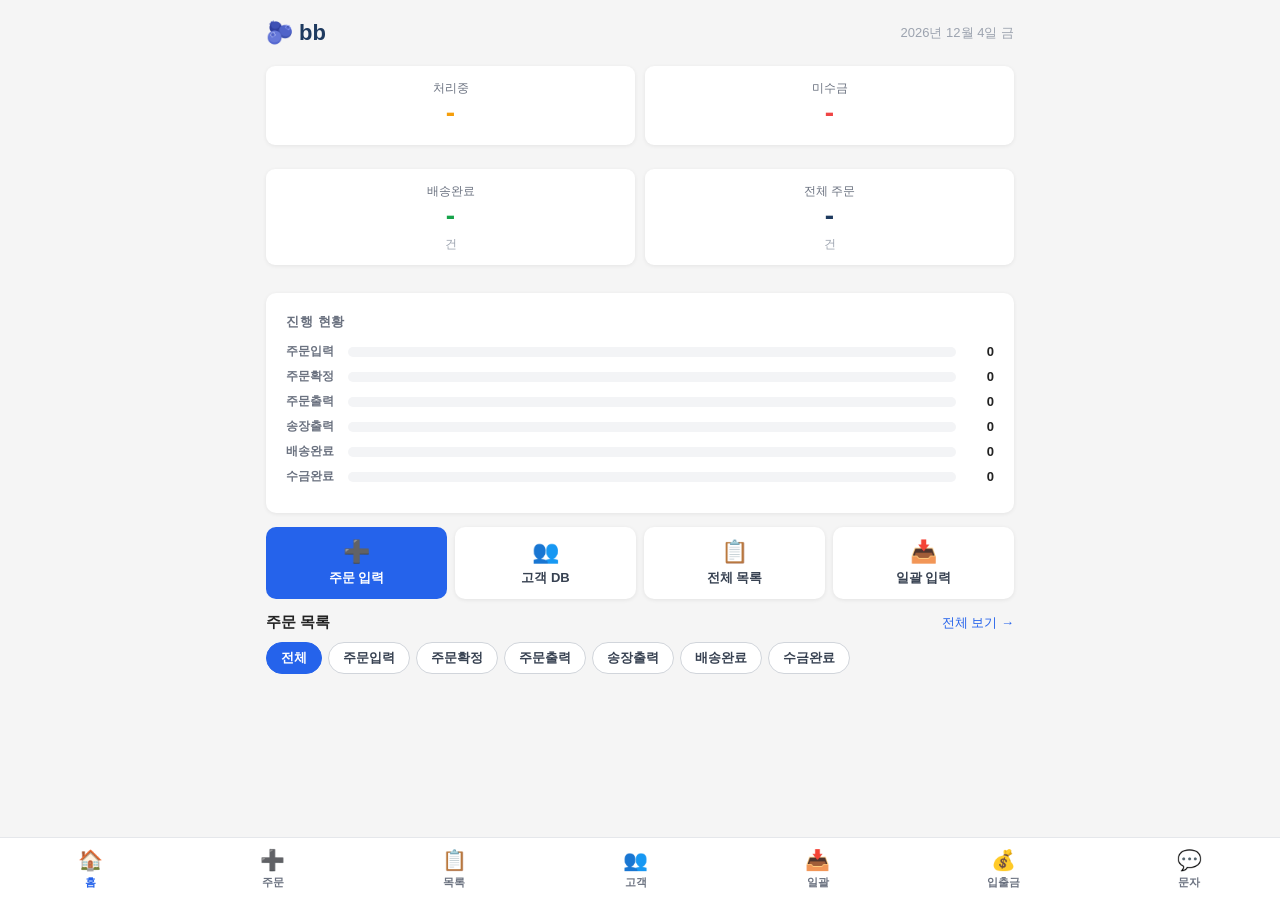
<file: index.html>
<!DOCTYPE html>
<html lang="ko">
<head>
<meta charset="UTF-8">
<link rel="icon" type="image/svg+xml" href="favicon.svg">
<meta name="viewport" content="width=device-width, initial-scale=1.0">
<title>bb — 블루베리</title>
<link rel="stylesheet" href="style.css">
<style>
  .wrap { max-width: 780px; }

  /* 헤더 */
  .header { display: flex; justify-content: space-between; align-items: center; margin-bottom: 20px; }
  .header h1 { font-size: 22px; font-weight: 800; color: #1e3a5f; }
  .header .date { font-size: 13px; color: #9ca3af; }

  /* 요약 카드 */
  .summary-grid { display: grid; grid-template-columns: repeat(2, 1fr); gap: 10px; margin-bottom: 14px; }
  .summary-grid .summary-card .num { font-size: 28px; font-weight: 800; color: #1e3a5f; }
  .summary-grid .summary-card .sub { font-size: 12px; color: #9ca3af; margin-top: 4px; }
  .summary-grid .summary-card.alert .num { color: #ef4444; }
  .summary-grid .summary-card.warn  .num { color: #f59e0b; }
  .summary-grid .summary-card.ok    .num { color: #16a34a; }

  /* 진행 현황 바 */
  .progress-card h2 { font-size: 13px; font-weight: 700; color: #6b7280; margin-bottom: 12px; }
  .progress-row { display: flex; align-items: center; gap: 10px; margin-bottom: 8px; }
  .progress-row .p-label { width: 52px; font-size: 12px; color: #6b7280; font-weight: 600; flex-shrink: 0; }
  .progress-bar-wrap { flex: 1; background: #f3f4f6; border-radius: 99px; height: 10px; overflow: hidden; }
  .progress-bar { height: 100%; border-radius: 99px; transition: width .4s ease; }
  .bar-주문입력 { background: #94a3b8; }
  .bar-주문확정 { background: #3b82f6; }
  .bar-주문출력 { background: #f59e0b; }
  .bar-송장출력 { background: #8b5cf6; }
  .bar-배송완료 { background: #10b981; }
  .bar-수금완료 { background: #065f46; }
  .progress-row .p-count { width: 28px; font-size: 13px; font-weight: 700; text-align: right; flex-shrink: 0; }

  /* 빠른 액션 */
  .action-row { display: flex; gap: 8px; margin-bottom: 14px; }
  .action-btn { flex: 1; padding: 12px 8px; border-radius: 10px; border: none; font-size: 13px;
    font-weight: 700; cursor: pointer; display: flex; flex-direction: column; align-items: center; gap: 4px; }
  .action-btn .icon { font-size: 22px; }
  .action-btn.primary { background: #2563eb; color: #fff; }
  .action-btn.secondary { background: #fff; color: #374151; box-shadow: 0 1px 4px rgba(0,0,0,.08); }

  /* 섹션 헤더 */
  .section-header { display: flex; justify-content: space-between; align-items: center; margin-bottom: 10px; }
  .section-header h2 { font-size: 15px; font-weight: 700; }
  .section-header a { font-size: 13px; color: #2563eb; text-decoration: none; }
</style>
</head>
<body>
<div class="wrap">

  <div class="header">
    <h1>🫐 bb</h1>
    <div class="date" id="today-date"></div>
  </div>

  <!-- 요약 카드 -->
  <div class="summary-grid">
    <div class="summary-card card warn">
      <div class="label">처리중</div>
      <div class="num" id="cnt-pending">-</div>
      <div class="sub" id="sub-pending"></div>
    </div>
    <div class="summary-card card alert">
      <div class="label">미수금</div>
      <div class="num" id="cnt-unpaid">-</div>
      <div class="sub" id="sub-unpaid"></div>
    </div>
    <div class="summary-card card ok">
      <div class="label">배송완료</div>
      <div class="num" id="cnt-today-sent">-</div>
      <div class="sub">건</div>
    </div>
    <div class="summary-card card">
      <div class="label">전체 주문</div>
      <div class="num" id="cnt-total">-</div>
      <div class="sub">건</div>
    </div>
  </div>

  <!-- 진행 현황 바 -->
  <div class="card progress-card" style="margin-bottom:14px">
    <h2>진행 현황</h2>
    <div class="progress-row">
      <div class="p-label">주문입력</div>
      <div class="progress-bar-wrap"><div class="progress-bar bar-주문입력" id="bar-주문입력" style="width:0%"></div></div>
      <div class="p-count" id="pc-주문입력">0</div>
    </div>
    <div class="progress-row">
      <div class="p-label">주문확정</div>
      <div class="progress-bar-wrap"><div class="progress-bar bar-주문확정" id="bar-주문확정" style="width:0%"></div></div>
      <div class="p-count" id="pc-주문확정">0</div>
    </div>
    <div class="progress-row">
      <div class="p-label">주문출력</div>
      <div class="progress-bar-wrap"><div class="progress-bar bar-주문출력" id="bar-주문출력" style="width:0%"></div></div>
      <div class="p-count" id="pc-주문출력">0</div>
    </div>
    <div class="progress-row">
      <div class="p-label">송장출력</div>
      <div class="progress-bar-wrap"><div class="progress-bar bar-송장출력" id="bar-송장출력" style="width:0%"></div></div>
      <div class="p-count" id="pc-송장출력">0</div>
    </div>
    <div class="progress-row">
      <div class="p-label">배송완료</div>
      <div class="progress-bar-wrap"><div class="progress-bar bar-배송완료" id="bar-배송완료" style="width:0%"></div></div>
      <div class="p-count" id="pc-배송완료">0</div>
    </div>
    <div class="progress-row">
      <div class="p-label">수금완료</div>
      <div class="progress-bar-wrap"><div class="progress-bar bar-수금완료" id="bar-수금완료" style="width:0%"></div></div>
      <div class="p-count" id="pc-수금완료">0</div>
    </div>
  </div>

  <!-- 빠른 액션 -->
  <div class="action-row">
    <button class="action-btn primary" onclick="location.href='order-new.html'">
      <span class="icon">➕</span>주문 입력
    </button>
    <button class="action-btn secondary" onclick="location.href='customers.html'">
      <span class="icon">👥</span>고객 DB
    </button>
    <button class="action-btn secondary" onclick="location.href='order-list.html'">
      <span class="icon">📋</span>전체 목록
    </button>
    <button class="action-btn secondary" onclick="location.href='order-bulk.html'">
      <span class="icon">📥</span>일괄 입력
    </button>
  </div>

  <!-- 주문 목록 -->
  <div class="section-header">
    <h2>주문 목록</h2>
    <a href="order-list.html">전체 보기 →</a>
  </div>

  <div class="filter-row">
    <button class="filter-btn active" data-filter="">전체</button>
    <button class="filter-btn" data-filter="주문입력">주문입력</button>
    <button class="filter-btn" data-filter="주문확정">주문확정</button>
    <button class="filter-btn" data-filter="주문출력">주문출력</button>
    <button class="filter-btn" data-filter="송장출력">송장출력</button>
    <button class="filter-btn" data-filter="배송완료">배송완료</button>
    <button class="filter-btn" data-filter="수금완료">수금완료</button>
  </div>

  <div id="order-list"></div>
</div>

<script src="config.js"></script>
<script src="common.js"></script>
<script src="nav.js"></script>
<script>
const API = BB_CONFIG.API;

let allOrders = [];
let currentFilter = '';

const now = new Date();
document.getElementById('today-date').textContent =
  now.toLocaleDateString('ko-KR', { year: 'numeric', month: 'long', day: 'numeric', weekday: 'short' });
const todayPrefix = now.toISOString().slice(0, 10);

async function loadOrders() {
  const res = await fetch(`${API}/api/orders`);
  allOrders = await res.json();
  updateSummary();
  renderOrders();
}

function updateSummary() {
  const ACTIVE = ['주문입력','주문확정','주문출력','송장출력'];
  const pending   = allOrders.filter(o => ACTIVE.includes(o.status));
  const unpaid    = allOrders.filter(o => o.payment_status === '미수');
  const delivered = allOrders.filter(o => o.status === '배송완료');

  document.getElementById('cnt-pending').textContent = pending.length;
  document.getElementById('sub-pending').textContent =
    ACTIVE.map(s => `${s} ${allOrders.filter(o=>o.status===s).length}`).join(' / ');
  document.getElementById('cnt-unpaid').textContent = unpaid.length;
  document.getElementById('sub-unpaid').textContent =
    unpaid.reduce((s, o) => s + o.total_amount, 0).toLocaleString() + '원';
  document.getElementById('cnt-today-sent').textContent = delivered.length;
  document.getElementById('cnt-total').textContent = allOrders.length;

  const total = allOrders.length || 1;
  ['주문입력','주문확정','주문출력','송장출력','배송완료','수금완료'].forEach(s => {
    const cnt = allOrders.filter(o => o.status === s).length;
    document.getElementById('bar-' + s).style.width = (cnt / total * 100) + '%';
    document.getElementById('pc-' + s).textContent = cnt;
  });
}

function renderOrders() {
  const list = document.getElementById('order-list');
  let filtered;
  if (currentFilter) filtered = allOrders.filter(o => o.status === currentFilter);
  else filtered = allOrders;

  if (!filtered.length) {
    list.innerHTML = '<div class="empty">해당하는 주문이 없습니다</div>';
    return;
  }

  list.innerHTML = '';
  filtered.forEach(o => {
    const card = document.createElement('div');
    card.className = `order-card status-${o.status}`;
    const recipientText = o.recipient_name
      ? `<span class="recipient">→ ${o.recipient_name}</span>` : '';
    const priorityClass = o.priority <= 2 ? ' high' : '';
    const date = (o.created_at || '').slice(0, 10);
    card.innerHTML = `
      <div class="order-top">
        <span class="order-id">${o.order_no || '#' + o.id} · ${date}</span>
        <div class="badges">
          <span class="badge badge-p${priorityClass}">P${o.priority}</span>
          <span class="badge badge-${o.status}">${o.status}</span>
          <span class="badge badge-${o.payment_status}">${o.payment_status}</span>
        </div>
      </div>
      <div class="order-names">${o.orderer_name}${recipientText}</div>
      <div class="order-info">
        <span>${o.delivery_type}</span>
        ${o.address ? `<span>${o.address}</span>` : ''}
        <span class="order-amount">${o.total_amount.toLocaleString()}원</span>
      </div>
      ${o.memo ? `<div class="order-memo">${o.memo}</div>` : ''}`;
    card.addEventListener('click', () => { window.location.href = `order-detail.html?id=${o.id}`; });
    list.appendChild(card);
  });
}

document.querySelectorAll('.filter-btn').forEach(btn => {
  btn.addEventListener('click', () => {
    document.querySelectorAll('.filter-btn').forEach(b => b.classList.remove('active'));
    btn.classList.add('active');
    currentFilter = btn.dataset.filter;
    renderOrders();
  });
});

loadOrders();
</script>
</body>
</html>
</file>
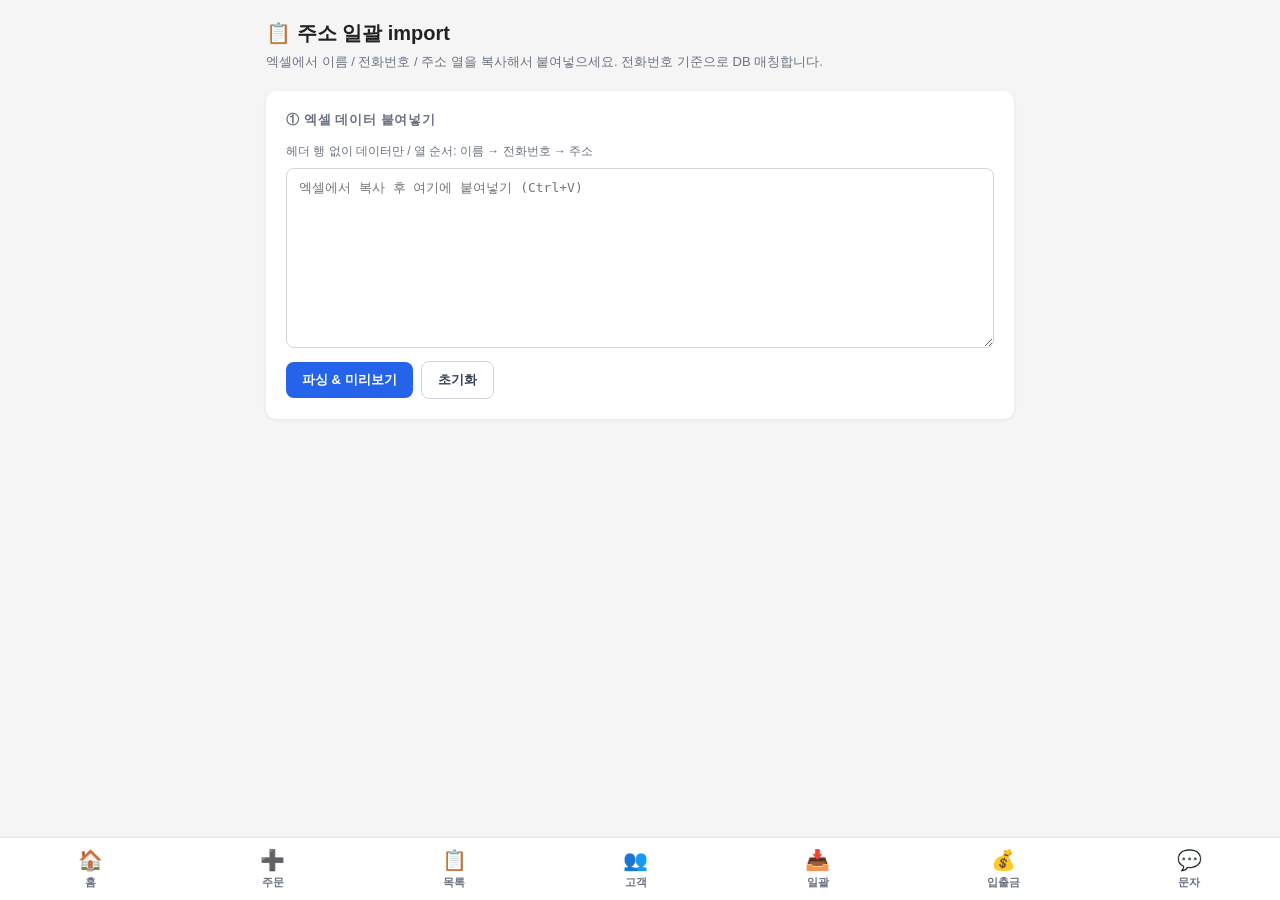
<file: addr-import.html>
<!DOCTYPE html>
<html lang="ko">
<head>
<meta charset="UTF-8">
<link rel="icon" type="image/svg+xml" href="favicon.svg">
<meta name="viewport" content="width=device-width, initial-scale=1.0">
<title>주소 import — bb</title>
<link rel="stylesheet" href="style.css">
<style>
  .wrap { max-width: 780px; }
  textarea { width: 100%; height: 180px; padding: 10px 12px; border: 1px solid #d1d5db;
    border-radius: 8px; font-size: 13px; font-family: monospace; resize: vertical; }
  textarea:focus { outline: none; border-color: #2563eb; }
  table { width: 100%; border-collapse: collapse; font-size: 13px; }
  th { background: #f3f4f6; padding: 8px 10px; text-align: left; border-bottom: 1px solid #e5e7eb; font-size: 12px; color: #6b7280; }
  td { padding: 7px 10px; border-bottom: 1px solid #f3f4f6; }
  .col-name { color: #9ca3af; font-size: 12px; }
  #preview-wrap { overflow-x: auto; margin-top: 12px; }
</style>
</head>
<body>
<div class="wrap">
  <h1 style="font-size:20px;font-weight:700;margin-bottom:6px">📋 주소 일괄 import</h1>
  <p class="desc" style="font-size:13px;color:#6b7280;margin-bottom:20px">엑셀에서 이름 / 전화번호 / 주소 열을 복사해서 붙여넣으세요. 전화번호 기준으로 DB 매칭합니다.</p>

  <div class="card">
    <h2>① 엑셀 데이터 붙여넣기</h2>
    <p style="font-size:12px;color:#6b7280;margin-bottom:8px">헤더 행 없이 데이터만 / 열 순서: 이름 → 전화번호 → 주소</p>
    <textarea id="paste-area" placeholder="엑셀에서 복사 후 여기에 붙여넣기 (Ctrl+V)"></textarea>
    <div class="gap" style="margin-top:10px">
      <button class="btn btn-primary" id="btn-parse">파싱 &amp; 미리보기</button>
      <button class="btn btn-outline" id="btn-clear">초기화</button>
      <span class="status-msg" id="parse-status"></span>
    </div>
  </div>

  <div class="card" id="preview-card" style="display:none">
    <h2>② 미리보기 <span id="preview-count"></span></h2>
    <div id="preview-wrap">
      <table>
        <thead>
          <tr>
            <th>입력 이름</th>
            <th>전화번호</th>
            <th>주소</th>
            <th>처리</th>
            <th>DB 이름 <span class="col-name">(전번 매칭)</span></th>
          </tr>
        </thead>
        <tbody id="preview-body"></tbody>
      </table>
    </div>
    <div class="gap" style="margin-top:16px">
      <button class="btn btn-success" id="btn-import">DB에 저장</button>
      <span class="status-msg" id="import-status"></span>
    </div>
  </div>

  <div id="result-wrap" style="display:none"></div>
</div>

<script src="config.js"></script>
<script src="common.js"></script>
<script src="nav.js"></script>
<script>
const API = BB_CONFIG.API;

let parsed = [];
let previewed = [];

document.getElementById('btn-parse').addEventListener('click', async () => {
  const raw = document.getElementById('paste-area').value.trim();
  if (!raw) { setStatus('parse-status', '데이터를 붙여넣으세요', true); return; }

  parsed = [];
  const lines = raw.split('\n');
  for (const line of lines) {
    const cols = line.split('\t').map(c => c.trim());
    if (cols.length < 3) continue;
    const inputName = cols[0];
    const phone = cols[1].replace(/[^0-9]/g, '');
    const address = cols[2];
    if (!phone || !address) continue;
    parsed.push({ inputName, phone, address });
  }

  if (!parsed.length) { setStatus('parse-status', '유효한 행이 없습니다. 열 순서(이름/전번/주소)를 확인하세요', true); return; }

  setStatus('parse-status', `${parsed.length}행 파싱 완료, DB 조회 중...`);

  previewed = [];
  for (const row of parsed) {
    const res = await fetch(`${API}/api/customers?q=${encodeURIComponent(row.phone)}`);
    const data = await res.json();
    const match = data.find(c => c.phone.replace(/[^0-9]/g, '') === row.phone);
    if (match) {
      previewed.push({ ...row, action: 'addr', dbName: match.name, customerId: match.id });
    } else {
      previewed.push({ ...row, action: 'new', dbName: null, customerId: null });
    }
  }

  renderPreview();
  setStatus('parse-status', '');
});

function renderPreview() {
  const tbody = document.getElementById('preview-body');
  tbody.innerHTML = '';
  let newCount = 0, addrCount = 0;

  previewed.forEach(row => {
    if (row.action === 'new') newCount++;
    else addrCount++;

    const tr = document.createElement('tr');
    const actionBadge = row.action === 'new'
      ? '<span class="badge badge-new">신규등록</span>'
      : '<span class="badge badge-ok">주소추가</span>';
    const dbNameCell = row.dbName
      ? `<strong>${row.dbName}</strong>`
      : '<span style="color:#9ca3af">—</span>';

    tr.innerHTML = `
      <td>${row.inputName}</td>
      <td>${row.phone}</td>
      <td>${row.address}</td>
      <td>${actionBadge}</td>
      <td>${dbNameCell}</td>`;
    tbody.appendChild(tr);
  });

  document.getElementById('preview-count').textContent =
    `(총 ${previewed.length}건 — 신규 ${newCount}건 / 주소추가 ${addrCount}건)`;
  document.getElementById('preview-card').style.display = '';
}

document.getElementById('btn-import').addEventListener('click', async () => {
  const btn = document.getElementById('btn-import');
  btn.disabled = true;
  setStatus('import-status', '저장 중...');

  let newOk = 0, addrOk = 0, fail = [];

  for (const row of previewed) {
    try {
      let customerId = row.customerId;

      if (row.action === 'new') {
        const res = await fetch(`${API}/api/customers`, {
          method: 'POST',
          headers: { 'Content-Type': 'application/json' },
          body: JSON.stringify({ name: row.inputName, phone: row.phone, memo: '' })
        });
        const data = await res.json();
        if (!data.id) throw new Error(data.error || '고객 등록 실패');
        customerId = data.id;
        newOk++;
      }

      const detailRes = await fetch(`${API}/api/customers/${customerId}`);
      const detail = await detailRes.json();
      const exists = (detail.addresses || []).some(a => a.address === row.address);
      if (!exists) {
        await fetch(`${API}/api/addresses`, {
          method: 'POST',
          headers: { 'Content-Type': 'application/json' },
          body: JSON.stringify({ customer_id: customerId, address: row.address, label: '', is_default: 0 })
        });
        if (row.action !== 'new') addrOk++;
      }

    } catch (e) {
      fail.push(`${row.phone}: ${e.message}`);
    }

    setStatus('import-status', `처리 중... ${previewed.indexOf(row) + 1}/${previewed.length}`);
  }

  const box = document.getElementById('result-wrap');
  box.style.display = '';
  box.innerHTML = `<div class="result-box ${fail.length ? 'result-warn' : 'result-ok'}">
    ✅ 완료<br>
    신규 고객 등록: <strong>${newOk}건</strong><br>
    주소 추가: <strong>${addrOk}건</strong><br>
    ${fail.length ? '⚠️ 실패:<br>' + fail.map(f => `<span style="font-size:12px;color:#92400e">${f}</span>`).join('<br>') : ''}
  </div>`;
  setStatus('import-status', '완료');
  document.getElementById('preview-card').style.display = 'none';
});

document.getElementById('btn-clear').addEventListener('click', () => {
  document.getElementById('paste-area').value = '';
  document.getElementById('preview-card').style.display = 'none';
  document.getElementById('result-wrap').style.display = 'none';
  parsed = []; previewed = [];
  setStatus('parse-status', '');
});
</script>
</body>
</html>
</file>
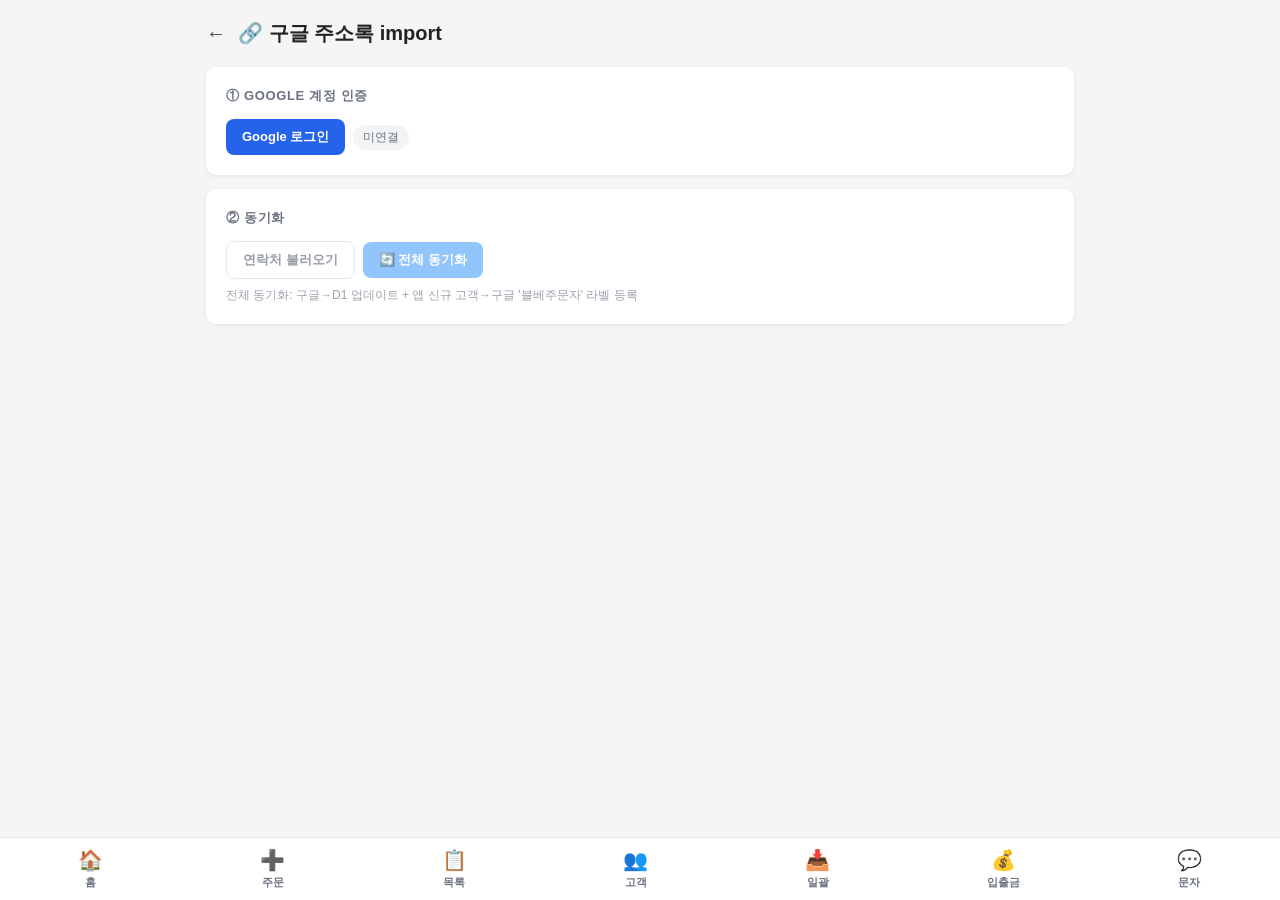
<file: customers-import.html>
<!DOCTYPE html>
<html lang="ko">
<head>
<meta charset="UTF-8">
<link rel="icon" type="image/svg+xml" href="favicon.svg">
<meta name="viewport" content="width=device-width, initial-scale=1.0">
<title>고객 import — bb</title>
<link rel="stylesheet" href="style.css">
<script src="https://accounts.google.com/gsi/client" async></script>
<style>
  .wrap { max-width: 900px; }
  .google-status { font-size: 12px; padding: 4px 10px; border-radius: 99px;
    background: #f3f4f6; color: #6b7280; }
  .google-status.connected { background: #d1fae5; color: #065f46; }
  table { width: 100%; border-collapse: collapse; font-size: 13px; }
  th { background: #f3f4f6; padding: 8px 10px; text-align: left;
    border-bottom: 1px solid #e5e7eb; font-size: 12px; color: #6b7280; }
  td { padding: 7px 10px; border-bottom: 1px solid #f3f4f6; }
  #preview-wrap { overflow-x: auto; margin-top: 12px; }
  .top { display: flex; align-items: center; gap: 12px; margin-bottom: 20px; }
</style>
</head>
<body>
<div class="wrap">
  <div class="top">
    <button class="btn-back" onclick="history.back()">←</button>
    <h1 style="font-size:20px;font-weight:700">🔗 구글 주소록 import</h1>
  </div>

  <!-- STEP 1: Google 인증 -->
  <div class="card">
    <h2>① Google 계정 인증</h2>
    <div class="gap">
      <button class="btn btn-primary" id="btn-auth">Google 로그인</button>
      <span class="google-status" id="auth-status">미연결</span>
    </div>
  </div>

  <!-- STEP 2: 동기화 -->
  <div class="card">
    <h2>② 동기화</h2>
    <div class="gap">
      <button class="btn btn-outline" id="btn-fetch" disabled>연락처 불러오기</button>
      <button class="btn btn-primary" id="btn-sync" disabled>🔄 전체 동기화</button>
      <span class="status-msg" id="fetch-status"></span>
    </div>
    <div style="font-size:12px;color:#9ca3af;margin-top:8px">
      전체 동기화: 구글→D1 업데이트 + 앱 신규 고객→구글 '블베주문자' 라벨 등록
    </div>
  </div>

  <!-- STEP 3: 미리보기 -->
  <div class="card" id="preview-card" style="display:none">
    <h2>③ 미리보기 <span id="preview-count"></span></h2>
    <div id="preview-wrap">
      <table>
        <thead>
          <tr><th>이름</th><th>전화번호</th><th>메모</th></tr>
        </thead>
        <tbody id="preview-body"></tbody>
      </table>
    </div>
    <div class="gap" style="margin-top:16px">
      <button class="btn btn-success" id="btn-import">D1에 import</button>
      <span class="status-msg" id="import-status"></span>
    </div>
  </div>

  <!-- 프로그레스 -->
  <div id="progress-wrap" style="display:none;margin-top:16px">
    <div style="display:flex;flex-direction:column;gap:6px;margin-bottom:10px">
      <div class="step-row" id="step-1">
        <span class="step-dot">●</span>
        <span class="step-text">① 구글 연락처 조회</span>
        <span class="step-count" id="step-1-count"></span>
      </div>
      <div class="step-row" id="step-2" style="opacity:0.3">
        <span class="step-dot">●</span>
        <span class="step-text">② D1 업데이트</span>
        <span class="step-count" id="step-2-count"></span>
      </div>
      <div class="step-row" id="step-3" style="opacity:0.3">
        <span class="step-dot">●</span>
        <span class="step-text">③ 앱→구글 등록</span>
        <span class="step-count" id="step-3-count"></span>
      </div>
      <div class="step-row" id="step-4" style="opacity:0.3">
        <span class="step-dot">●</span>
        <span class="step-text">④ 깨진 연동 정리</span>
        <span class="step-count" id="step-4-count"></span>
      </div>
    </div>
    <div style="height:8px;background:#e5e7eb;border-radius:99px;overflow:hidden">
      <div id="progress-bar" style="height:100%;width:0%;background:#2563eb;border-radius:99px;transition:width 0.3s ease"></div>
    </div>
  </div>
  <style>
    .step-row { display:flex;align-items:center;gap:8px;font-size:13px;color:#374151;transition:opacity 0.2s }
    .step-dot { font-size:8px;color:#d1d5db }
    .step-row.active .step-dot { color:#2563eb }
    .step-row.done .step-dot { color:#16a34a }
    .step-count { font-size:12px;color:#6b7280;margin-left:4px }
  </style>

  <!-- STEP 4: 결과 -->
  <div id="result-wrap" style="display:none"></div>
</div>

<script src="config.js"></script>
<script src="common.js"></script>
<script src="nav.js"></script>
<script>
const API = BB_CONFIG.API;
const GAPI_CLIENT_ID = '851570899218-b6q8qu5kje3kef3fd1ns3877sgodjhvf.apps.googleusercontent.com';
const SCOPES = 'https://www.googleapis.com/auth/contacts';

let tokenClient, accessToken, contacts = [];

// ── GIS 로드 ──────────────────────────────────────────
window.onload = function () {
  // 리다이렉트 후 토큰 파싱
  const hash = new URLSearchParams(location.hash.slice(1));
  const token = hash.get('access_token');
  if (token) {
    accessToken = token;
    history.replaceState(null, '', location.pathname);
    document.getElementById('auth-status').textContent = '✅ 인증 완료';
    document.getElementById('auth-status').classList.add('connected');
    document.getElementById('btn-fetch').disabled = false;
    document.getElementById('btn-sync').disabled = false;
  }

  const check = setInterval(() => {
    if (typeof google === 'undefined' || !google.accounts) return;
    clearInterval(check);
    tokenClient = google.accounts.oauth2.initTokenClient({
  client_id: GAPI_CLIENT_ID,
  scope: SCOPES,
  callback: (resp) => {
    if (resp.error) return;
    accessToken = resp.access_token;
    document.getElementById('auth-status').textContent = '✅ 인증 완료';
    document.getElementById('auth-status').classList.add('connected');
    document.getElementById('btn-fetch').disabled = false;
    document.getElementById('btn-sync').disabled = false;
  }
});
  }, 100);
};

document.getElementById('btn-auth').addEventListener('click', () => {
  if (!tokenClient) { showToast('잠시 후 다시 시도하세요'); return; }
  tokenClient.requestAccessToken();
});

// ── 연락처 불러오기 ────────────────────────────────────
document.getElementById('btn-fetch').addEventListener('click', async () => {
  setStatus('fetch-status', '불러오는 중...');
  contacts = [];
  let pageToken = '';
  try {
    do {
      const url = 'https://people.googleapis.com/v1/people/me/connections'
        + '?personFields=names,phoneNumbers,biographies&pageSize=1000'
        + (pageToken ? '&pageToken=' + pageToken : '');
      const res = await fetch(url, {
        headers: { Authorization: 'Bearer ' + accessToken }
      });
      const data = await res.json();
      if (data.error) throw new Error(data.error.message);
      for (const p of (data.connections || [])) {
        const name = p.names?.[0]?.displayName || '';
        const memo = p.biographies?.[0]?.value || '';
        const resourceName = p.resourceName || '';
        for (const ph of (p.phoneNumbers || [])) {
          const phone = ph.value.replace(/[^0-9]/g, '');
          if (phone) contacts.push({ name, phone, memo, google_resource_name: resourceName });
        }
      }
      pageToken = data.nextPageToken || '';
    } while (pageToken);

    // 전화번호 중복 제거
    const seen = new Set();
    contacts = contacts.filter(c => {
      if (seen.has(c.phone)) return false;
      seen.add(c.phone);
      return true;
    });

    setStatus('fetch-status', `✅ ${contacts.length}건 조회 완료`);
    renderPreview();
  } catch (e) {
    setStatus('fetch-status', '오류: ' + e.message, true);
  }
});

function renderPreview() {
  const tbody = document.getElementById('preview-body');
  tbody.innerHTML = '';
  contacts.forEach(c => {
    const tr = document.createElement('tr');
    tr.innerHTML = `<td>${c.name}</td><td>${c.phone}</td><td>${c.memo}</td>`;
    tbody.appendChild(tr);
  });
  document.getElementById('preview-count').textContent = `(${contacts.length}건)`;
  document.getElementById('preview-card').style.display = '';
}

function setStep(n, countText = '') {
  [1, 2, 3, 4].forEach(i => {
    const row = document.getElementById(`step-${i}`);
    if (!row) return;
    row.classList.remove('active', 'done');
    row.style.opacity = i < n ? '1' : i === n ? '1' : '0.3';
    if (i < n) row.classList.add('done');
    if (i === n) row.classList.add('active');
    document.getElementById(`step-${i}-count`).textContent = '';
  });
  if (countText) document.getElementById(`step-${n}-count`).textContent = countText;
  document.getElementById('progress-bar').style.width = ((n - 1) * 25) + '%';
}

function setStepCount(n, text) {
  document.getElementById(`step-${n}-count`).textContent = text;
}

function setProgress(done, total) {
  const pct = total ? Math.round(done / total * 100) : 0;
  document.getElementById('progress-bar').style.width = pct + '%';
}

// ── D1 import ─────────────────────────────────────────
document.getElementById('btn-import').addEventListener('click', async () => {
  const btn = document.getElementById('btn-import');
  btn.disabled = true;
  setStatus('import-status', '');
  document.getElementById('progress-wrap').style.display = '';
  document.getElementById('progress-bar').style.width = '0%';
  setStep(2, `0 / ${contacts.length}건`);

  try {
    const CHUNK = 100;
    let totalInserted = 0, totalSkipped = 0, allFailed = [], done = 0;

    for (let i = 0; i < contacts.length; i += CHUNK) {
      const chunk = contacts.slice(i, i + CHUNK);
      const res = await fetch(`${API}/api/customers`, {
        method: 'POST',
        headers: { 'Content-Type': 'application/json' },
        body: JSON.stringify(chunk)
      });
      const data = await res.json();
      totalInserted += data.inserted || 0;
      totalSkipped  += data.skipped  || 0;
      allFailed = allFailed.concat(data.failed || []);
      done = Math.min(i + CHUNK, contacts.length);
      setProgress(done, contacts.length);
    }

    document.getElementById('progress-wrap').style.display = 'none';
    const box = document.getElementById('result-wrap');
    box.style.display = '';
    box.innerHTML = `<div class="result-box result-ok">
      ✅ import 완료<br>
      등록/업데이트: <strong>${totalInserted}건</strong>
      &nbsp;|&nbsp; 건너뜀: <strong>${totalSkipped}건</strong>
      ${allFailed.length ? `<div class="err-list">실패: ${allFailed.map(f => f.phone).join(', ')}</div>` : ''}
    </div>`;
    setStatus('import-status', '완료');
    document.getElementById('preview-card').style.display = 'none';

  } catch (e) {
    setStatus('import-status', '오류: ' + e.message, true);
    btn.disabled = false;
  }
});

const SYNC_TOKEN_KEY = 'bb_google_sync_token';

async function fetchGoogleContacts(label) {
  let googleContacts = [], pageToken = '', syncToken = localStorage.getItem(SYNC_TOKEN_KEY) || '';
  const isIncremental = !!syncToken;

  if (document.getElementById('step-1-count')) setStepCount(1, isIncremental ? '변경분 조회 중...' : '전체 조회 중...');

  do {
    let url = 'https://people.googleapis.com/v1/people/me/connections'
      + '?personFields=names,phoneNumbers,biographies&pageSize=1000&requestSyncToken=true';
    if (isIncremental && !pageToken) url += '&syncToken=' + encodeURIComponent(syncToken);
    if (pageToken) url += '&pageToken=' + encodeURIComponent(pageToken);

    const res = await fetch(url, { headers: { Authorization: 'Bearer ' + accessToken } });
    const data = await res.json();

    // syncToken 만료 시 전체 재조회
    if (data.error?.code === 410) {
      localStorage.removeItem(SYNC_TOKEN_KEY);
      return fetchGoogleContacts(label);
    }
    if (data.error) throw new Error(data.error.message);

    for (const p of (data.connections || [])) {
      if (p.metadata?.deleted) continue;
      const name = p.names?.[0]?.displayName || '';
      const memo = p.biographies?.[0]?.value || '';
      const resourceName = p.resourceName || '';
      for (const ph of (p.phoneNumbers || [])) {
        const phone = ph.value.replace(/[^0-9]/g, '');
        if (phone) googleContacts.push({ name, phone, memo, google_resource_name: resourceName });
      }
    }

    if (data.nextSyncToken) localStorage.setItem(SYNC_TOKEN_KEY, data.nextSyncToken);
    pageToken = data.nextPageToken || '';
  } while (pageToken);

  const seen = new Set();
  googleContacts = googleContacts.filter(c => {
    if (seen.has(c.phone)) return false;
    seen.add(c.phone); return true;
  });

  return { googleContacts, isIncremental };
}

// ── 전체 동기화 ────────────────────────────────────────
document.getElementById('btn-sync').addEventListener('click', async () => {
  const btn = document.getElementById('btn-sync');
  btn.disabled = true;
  document.getElementById('progress-wrap').style.display = '';
  document.getElementById('result-wrap').style.display = 'none';

  try {
    // ── STEP 1: 구글 조회 ─────────────────────────────
    setStep(1);
    const { googleContacts, isIncremental } = await fetchGoogleContacts();
    setStepCount(1, `${googleContacts.length}건`);

    // ── STEP 2: 구글 → D1 upsert ──────────────────────
    setStep(2, `0 / ${googleContacts.length}건`);
    const CHUNK = 100;
    let totalInserted = 0, done = 0;
    for (let i = 0; i < googleContacts.length; i += CHUNK) {
      const chunk = googleContacts.slice(i, i + CHUNK);
      const res = await fetch(`${API}/api/customers`, {
        method: 'POST',
        headers: { 'Content-Type': 'application/json' },
        body: JSON.stringify(chunk)
      });
      const data = await res.json();
      totalInserted += data.inserted || 0;
      done = Math.min(i + CHUNK, googleContacts.length);
      setStepCount(2, `${done} / ${googleContacts.length}건`);
      document.getElementById('progress-bar').style.width =
        Math.round(33 + done / Math.max(googleContacts.length, 1) * 33) + '%';
    }
    setStep(3, '조회 중...');
    document.getElementById('progress-bar').style.width = '66%';

    // ── STEP 3: D1 신규 → 구글 ────────────────────────
    const noGoogleRes = await fetch(`${API}/api/customers/no-google`);
    const noGoogleList = await noGoogleRes.json();

    let groupResourceName = null;
    if (noGoogleList.length) {
      const groupsRes = await fetch('https://people.googleapis.com/v1/contactGroups?pageSize=200', {
        headers: { Authorization: 'Bearer ' + accessToken }
      });
      const groupsData = await groupsRes.json();
      const existing = (groupsData.contactGroups || []).find(g => g.name === '블베주문자' || g.formattedName === '블베주문자');
      if (existing) {
        groupResourceName = existing.resourceName;
      } else {
        const createRes = await fetch('https://people.googleapis.com/v1/contactGroups', {
          method: 'POST',
          headers: { Authorization: 'Bearer ' + accessToken, 'Content-Type': 'application/json' },
          body: JSON.stringify({ contactGroup: { name: '블베주문자' } })
        });
        const createData = await createRes.json();
        if (createData.error) throw new Error('그룹 생성 실패: ' + createData.error.message);
        groupResourceName = createData.resourceName;
      }
    }

    let pushed = 0;
    for (let i = 0; i < noGoogleList.length; i++) {
      const c = noGoogleList[i];
      setStepCount(3, `${i + 1} / ${noGoogleList.length}건`);
      document.getElementById('progress-bar').style.width =
        Math.round(66 + (i + 1) / Math.max(noGoogleList.length, 1) * 34) + '%';
      try {
        const createRes = await fetch('https://people.googleapis.com/v1/people:createContact', {
          method: 'POST',
          headers: { Authorization: 'Bearer ' + accessToken, 'Content-Type': 'application/json' },
          body: JSON.stringify({
            names: [{ displayName: c.name }],
            phoneNumbers: [{ value: (d => d.length===11 ? `${d.slice(0,3)}-${d.slice(3,7)}-${d.slice(7)}` : c.phone)(c.phone.replace(/[^0-9]/g,'')) }],
            biographies: c.memo ? [{ value: c.memo }] : [],
            memberships: [{ contactGroupMembership: { contactGroupResourceName: groupResourceName } }]
          })
        });
        const created = await createRes.json();
        if (created.resourceName) {
          await fetch(`${API}/api/customers/${c.id}`, {
            method: 'PUT',
            headers: { 'Content-Type': 'application/json' },
            body: JSON.stringify({ google_resource_name: created.resourceName, synced_at: true })
          });
          pushed++;
        }
      } catch (e) { /* 개별 실패는 스킵 */ }
    }

    // ── STEP 4: 구글에 없는 D1 항목 정리 (전체 동기화 시에만) ──
    let cleared = 0;
    setStep(4, '확인 중...');
    if (!isIncremental) {
      const googleRnSet = new Set(googleContacts.map(c => c.google_resource_name).filter(Boolean));
      const syncedRes = await fetch(`${API}/api/customers/synced-google`);
      const syncedList = await syncedRes.json();
      const staleIds = syncedList
        .filter(c => !googleRnSet.has(c.google_resource_name))
        .map(c => c.id);
      if (staleIds.length) {
        const clearRes = await fetch(`${API}/api/customers/clear-google`, {
          method: 'POST',
          headers: { 'Content-Type': 'application/json' },
          body: JSON.stringify({ ids: staleIds })
        });
        const clearData = await clearRes.json();
        cleared = clearData.cleared || 0;
      }
      setStepCount(4, cleared ? `${cleared}건 초기화` : '이상 없음');
    } else {
      setStepCount(4, '증분 동기화 — 건너뜀');
    }

    // 완료 — 모든 단계 done 처리
    [1, 2, 3, 4].forEach(i => {
      const row = document.getElementById(`step-${i}`);
      row.classList.remove('active');
      row.classList.add('done');
      row.style.opacity = '1';
    });
    document.getElementById('progress-bar').style.width = '100%';
    setTimeout(() => { document.getElementById('progress-wrap').style.display = 'none'; }, 600);

    const box = document.getElementById('result-wrap');
    box.style.display = '';
    box.innerHTML = `<div class="result-box result-ok">
      ✅ 동기화 완료 <span style="font-size:12px;color:#6b7280">(${isIncremental ? '증분' : '전체'})</span><br>
      구글→D1 업데이트: <strong>${totalInserted}건</strong>
      &nbsp;|&nbsp; 앱→구글 등록: <strong>${pushed}건</strong>
      ${cleared ? `&nbsp;|&nbsp; 깨진 연동 정리: <strong>${cleared}건</strong>` : ''}
      ${pushed > 0 ? `<div style="font-size:12px;color:#6b7280;margin-top:4px">블베주문자 라벨로 등록됨</div>` : ''}
    </div>`;

  } catch (e) {
    setStatus('fetch-status', '오류: ' + e.message, true);
    document.getElementById('progress-wrap').style.display = 'none';
  }
  btn.disabled = false;
});
</script>
</body>
</html>
</file>
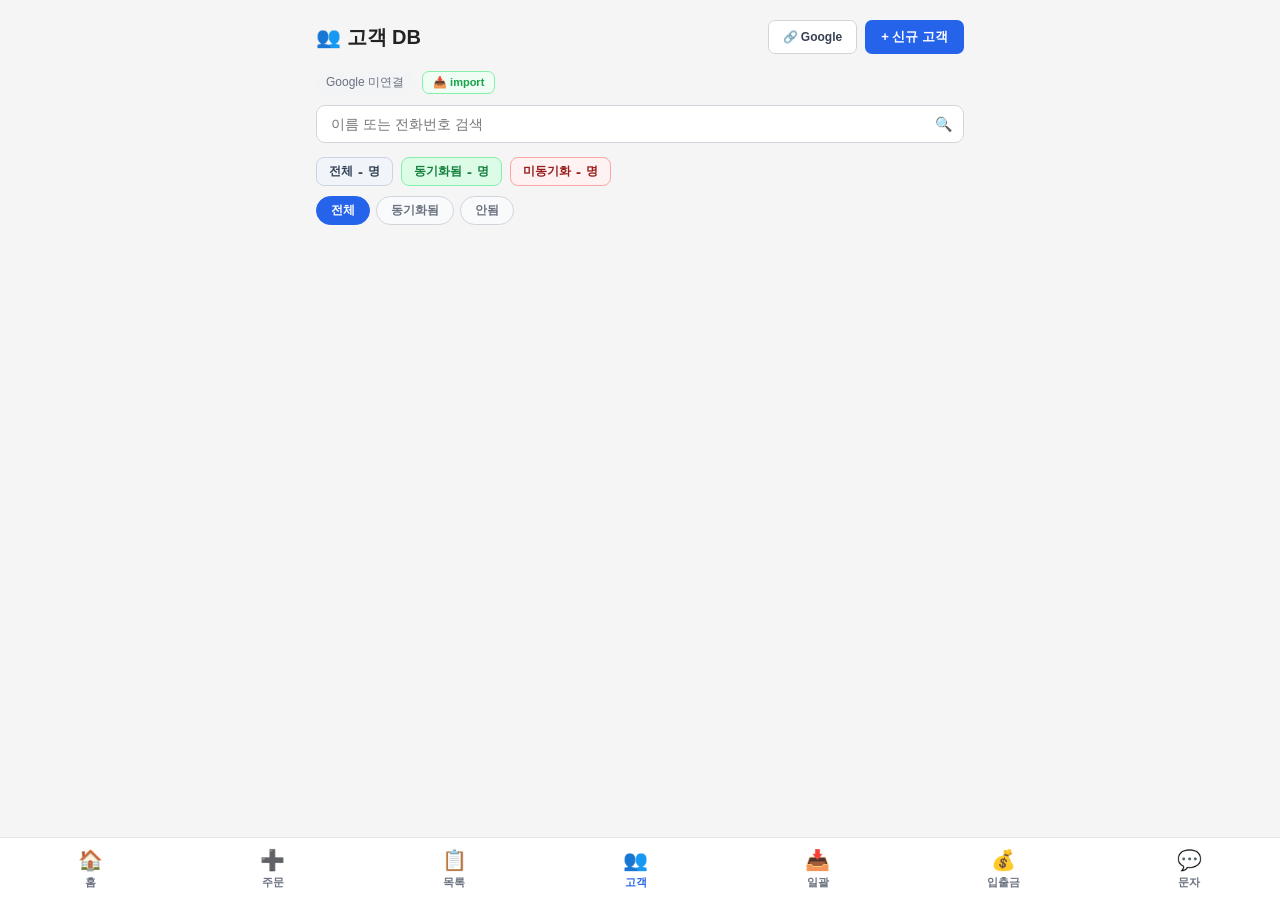
<file: customers.html>
<!DOCTYPE html>
<html lang="ko">
<head>
<meta charset="UTF-8">
<link rel="icon" type="image/svg+xml" href="favicon.svg">
<meta name="viewport" content="width=device-width, initial-scale=1.0">
<title>고객 DB — bb</title>
<link rel="stylesheet" href="style.css">
<script src="https://accounts.google.com/gsi/client" async></script>
<style>
  .top-btns { display: flex; gap: 8px; }
  .btn-google { padding: 8px 14px; border-radius: 7px; background: #fff; color: #374151;
    border: 1px solid #d1d5db; font-size: 12px; font-weight: 700; cursor: pointer; }
  .btn-new { padding: 8px 16px; border-radius: 7px; background: #2563eb; color: #fff;
    border: none; font-size: 13px; font-weight: 700; cursor: pointer; }
  .google-status { font-size: 12px; padding: 4px 10px; border-radius: 99px;
    background: #f3f4f6; color: #6b7280; }
  .google-status.connected { background: #d1fae5; color: #065f46; }
  .status-bar { margin-bottom: 10px; display: flex; gap: 8px; align-items: center; flex-wrap: wrap; }
  .search-wrap { position: relative; margin-bottom: 14px; }
  .search-wrap input { width: 100%; padding: 10px 40px 10px 14px; border: 1px solid #d1d5db;
    border-radius: 9px; font-size: 14px; background: #fff; }
  .search-wrap input:focus { outline: none; border-color: #2563eb; }
  .search-icon { position: absolute; right: 12px; top: 50%; transform: translateY(-50%); color: #9ca3af; }
  .count { font-size: 13px; color: #6b7280; margin-bottom: 10px; }
  .addr-item { display: flex; justify-content: space-between; align-items: center;
    padding: 9px 12px; border: 1px solid #e5e7eb; border-radius: 8px; margin-bottom: 6px; }
  .addr-item .addr-text { font-size: 13px; font-weight: 600; }
  .addr-item .addr-label-text { font-size: 11px; color: #9ca3af; margin-top: 2px; }
  .addr-actions { display: flex; gap: 6px; }
  .btn-icon { background: none; border: none; cursor: pointer; font-size: 16px; color: #9ca3af; }
  .btn-icon:hover { color: #ef4444; }
  .add-addr-row { display: flex; gap: 6px; margin-top: 8px; }
  .add-addr-row input { flex: 1; }
  .add-addr-row input.label-input { width: 80px; flex: none; }
  .btn-row { display: flex; gap: 8px; margin-top: 20px; flex-wrap: wrap; }
  .top { display: flex; justify-content: space-between; align-items: center; margin-bottom: 16px; }
  .db-counts { display: flex; gap: 8px; margin-bottom: 10px; flex-wrap: wrap; }
  .db-count-badge { display: flex; align-items: center; gap: 5px; padding: 5px 12px;
    border-radius: 8px; font-size: 12px; font-weight: 600; border: 1px solid; }
  .db-count-badge .num { font-size: 15px; font-weight: 800; }
  .db-count-badge.total  { background: #f1f5f9; border-color: #cbd5e1; color: #334155; }
  .db-count-badge.synced { background: #dcfce7; border-color: #86efac; color: #15803d; }
  .db-count-badge.unsync { background: #fef2f2; border-color: #fca5a5; color: #991b1b; }
  .sync-filter { display: flex; gap: 6px; margin-bottom: 12px; }
  .sync-filter button { padding: 5px 14px; border-radius: 20px; border: 1px solid #d1d5db;
    background: #f9fafb; font-size: 12px; font-weight: 600; cursor: pointer; color: #6b7280; }
  .sync-filter button.active { background: #2563eb; color: #fff; border-color: #2563eb; }
  .no-result { color: #9ca3af; font-size: 14px; padding: 24px 0; text-align: center; }
  .customer-addr-match { font-size: 11px; color: #2563eb; margin-top: 3px; }
</style>
</head>
<body>
<div class="wrap">
  <div class="top">
    <h1 style="font-size:20px;font-weight:700">👥 고객 DB</h1>
    <div class="top-btns">
      <button class="btn-google" id="btn-google">🔗 Google</button>
      <button class="btn-new" id="btn-new">+ 신규 고객</button>
    </div>
  </div>

  <div class="status-bar">
    <span class="google-status" id="google-status">Google 미연결</span>
    <button class="btn-google" id="btn-sync-google" style="display:none;font-size:11px;padding:4px 10px">🔄 Google 동기화</button>
    <button class="btn-google" id="btn-disconnect-google" style="display:none;font-size:11px;padding:4px 10px">❌ 연결 해제</button>
    <button class="btn-google" onclick="location.href='customers-import.html'"
      style="background:#f0fdf4;border-color:#86efac;color:#16a34a;font-size:11px;padding:4px 10px">📥 import</button>
  </div>

  <div class="search-wrap">
    <input type="text" id="search-input" placeholder="이름 또는 전화번호 검색">
    <span class="search-icon">🔍</span>
  </div>
  <div class="db-counts" id="db-counts">
    <div class="db-count-badge total">전체 <span class="num" id="cnt-total">-</span>명</div>
    <div class="db-count-badge synced">동기화됨 <span class="num" id="cnt-synced">-</span>명</div>
    <div class="db-count-badge unsync">미동기화 <span class="num" id="cnt-unsync">-</span>명</div>
  </div>
  <div class="sync-filter">
    <button class="active" data-synced="">전체</button>
    <button data-synced="1">동기화됨</button>
    <button data-synced="0">안됨</button>
  </div>
  <div class="count" id="count"></div>
  <div id="customer-list"></div>
</div>

<!-- 구글 동기화 진행 모달 -->
<div id="sync-modal-bg" style="display:none;position:fixed;inset:0;background:rgba(0,0,0,.45);z-index:300;align-items:center;justify-content:center">
  <div style="background:#fff;border-radius:16px;padding:28px 32px;width:320px;box-shadow:0 8px 32px rgba(0,0,0,.18);text-align:center">
    <div style="font-size:16px;font-weight:700;margin-bottom:16px" id="sync-modal-title">🔄 Google 동기화 중...</div>
    <div style="background:#f1f5f9;border-radius:8px;height:10px;overflow:hidden;margin-bottom:12px">
      <div id="sync-progress-bar" style="height:100%;background:#2563eb;transition:width .3s;width:0%"></div>
    </div>
    <div style="font-size:13px;color:#6b7280" id="sync-modal-status">준비 중...</div>
    <div style="font-size:12px;color:#9ca3af;margin-top:6px" id="sync-modal-count"></div>
  </div>
</div>

<!-- 모달 -->
<div class="modal-bg" id="modal-bg"></div>
<div class="modal" id="modal">
  <div class="modal-handle"></div>
  <h2 id="modal-title">고객 정보</h2>
  <div class="field">
    <label>이름</label>
    <input type="text" id="m-name" placeholder="홍길동">
  </div>
  <div class="field">
    <label>전화번호</label>
    <input type="text" id="m-phone" placeholder="01012345678">
  </div>
  <div class="field">
    <label>관계자</label>
    <div style="position:relative">
      <input type="text" id="m-related-search" placeholder="이름 또는 전화번호 검색" autocomplete="off">
      <div id="m-related-dropdown" style="display:none;position:absolute;top:100%;left:0;right:0;background:#fff;border:1px solid #e5e7eb;border-radius:8px;z-index:100;max-height:180px;overflow-y:auto"></div>
    </div>
    <div id="m-related-selected" style="display:none;font-size:12px;color:#6b7280;margin-top:4px;padding:4px 8px;background:#f8fafc;border-radius:6px;cursor:pointer"></div>
  </div>
  <div class="field">
    <label>메모</label>
    <input type="text" id="m-memo" placeholder="특이사항">
  </div>
  <div class="field" id="addr-section" style="display:none">
    <label>주소 목록</label>
    <div id="addr-list"></div>
    <div class="add-addr-row">
      <input type="text" class="label-input" id="new-addr-label" placeholder="구분(집 등)">
      <input type="text" id="new-addr-text" placeholder="새 주소 입력">
      <button class="btn btn-outline" id="btn-add-addr">추가</button>
    </div>
  </div>
  <div class="btn-row">
    <button class="btn btn-success" id="modal-save">저장</button>
    <button class="btn btn-outline" id="modal-cancel">취소</button>
    <button class="btn btn-outline" id="modal-order" style="display:none">주문 입력 →</button>
    <button class="btn" id="modal-delete" style="display:none;background:#fee2e2;color:#dc2626;border:1px solid #fca5a5">삭제</button>
  </div>
</div>

<script src="config.js"></script>
<script src="common.js"></script>
<script src="nav.js"></script>
<script>
const API = BB_CONFIG.API;
const GAPI_CLIENT_ID = '851570899218-b6q8qu5kje3kef3fd1ns3877sgodjhvf.apps.googleusercontent.com';
const SCOPES = 'https://www.googleapis.com/auth/contacts';

let accessToken = null;
let tokenClient = null;
let allCustomers = [];
let currentCustomer = null;
let isNew = false;
let syncedFilter = ''; // '' | '1' | '0'

// ── Google 연결 ────────────────────────────────────────
function setGoogleConnected(token) {
  accessToken = token;
  localStorage.setItem('gg_token', token);
  document.getElementById('google-status').textContent = '✅ Google 연결됨';
  document.getElementById('google-status').classList.add('connected');
  document.getElementById('btn-sync-google').style.display = '';
  document.getElementById('btn-disconnect-google').style.display = '';
}

window.onload = () => {
  // 리다이렉트 후 토큰 파싱
  const hash = new URLSearchParams(location.hash.slice(1));
  const token = hash.get('access_token');
  if (token) {
    setGoogleConnected(token);
    history.replaceState(null, '', location.pathname);
  } else {
    // localStorage에서 복원
    const saved = localStorage.getItem('gg_token');
    if (saved) setGoogleConnected(saved);
  }

  const check = setInterval(() => {
    if (typeof google === 'undefined' || !google.accounts) return;
    clearInterval(check);
    tokenClient = google.accounts.oauth2.initTokenClient({
      client_id: GAPI_CLIENT_ID,
      scope: SCOPES,
      prompt: '',
      callback: (resp) => {
        if (resp.error) return;
        setGoogleConnected(resp.access_token);
      }
    });
  }, 100);

  loadCounts();
};

document.getElementById('btn-google').addEventListener('click', () => {
  if (!tokenClient) { showToast('잠시 후 다시 시도하세요'); return; }
  tokenClient.requestAccessToken();
});

async function fetchAllCustomers() {
  const all = [];
  let offset = 0;
  while (true) {
    const res = await fetch(`${API}/api/customers?synced=&offset=${offset}`);
    const batch = await res.json();
    all.push(...batch);
    if (batch.length < 500) break;
    offset += 500;
  }
  return all;
}

document.getElementById('btn-sync-google').addEventListener('click', async () => {
  if (!accessToken) { showToast('Google 먼저 연결하세요'); return; }

  const res = await fetch(`${API}/api/customers?synced=0&offset=0`);
  const syncTargets = await res.json();
  if (!syncTargets.length) { showToast('✅ 모두 동기화되어 있습니다'); return; }

  const total = syncTargets.length;
  const bg = document.getElementById('sync-modal-bg');
  const bar = document.getElementById('sync-progress-bar');
  const statusEl = document.getElementById('sync-modal-status');
  const countEl = document.getElementById('sync-modal-count');
  document.getElementById('sync-modal-title').textContent = '🔄 Google 동기화 중...';
  bg.style.display = 'flex';

  let created = 0, updated = 0, fail = 0;
  for (let i = 0; i < syncTargets.length; i++) {
    const c = syncTargets[i];
    statusEl.textContent = c.name;
    countEl.textContent = `${i + 1} / ${total}`;
    bar.style.width = `${Math.round((i / total) * 100)}%`;

    if (c.google_resource_name) {
      await updateGoogleContact(c.google_resource_name, c.name, c.phone, c.memo);
      updated++;
    } else {
      const rn = await createGoogleContact(c.name, c.phone, c.memo);
      if (rn) {
        await fetch(`${API}/api/customers/${c.id}`, {
          method: 'PUT',
          headers: { 'Content-Type': 'application/json' },
          body: JSON.stringify({ name: c.name, phone: c.phone, memo: c.memo, google_resource_name: rn })
        });
        created++;
      } else { fail++; }
    }
  }

  bar.style.width = '100%';
  document.getElementById('sync-modal-title').textContent = '✅ 동기화 완료';
  statusEl.textContent = `신규 ${created}명 / 업데이트 ${updated}명${fail ? ` / 실패 ${fail}명` : ''}`;
  countEl.textContent = '';
  setTimeout(() => { bg.style.display = 'none'; }, 2000);
  loadCustomers();
});

document.getElementById('btn-disconnect-google').addEventListener('click', () => {
  accessToken = null;
  localStorage.removeItem('gg_token');
  document.getElementById('google-status').textContent = 'Google 미연결';
  document.getElementById('google-status').classList.remove('connected');
  document.getElementById('btn-sync-google').style.display = 'none';
  document.getElementById('btn-disconnect-google').style.display = 'none';
  showToast('Google 연결 해제됨');
});

// ── Google People API ──────────────────────────────────
async function createGoogleContact(name, phone, memo) {
  if (!accessToken) return null;
  try {
    const res = await fetch('https://people.googleapis.com/v1/people:createContact', {
      method: 'POST',
      headers: { Authorization: 'Bearer ' + accessToken, 'Content-Type': 'application/json' },
      body: JSON.stringify({
        names: [{ givenName: name }],
        phoneNumbers: [{ value: phone }],
        biographies: memo ? [{ value: memo }] : []
      })
    });
    const data = await res.json();
    return data.resourceName || null;
  } catch (e) { return null; }
}

async function updateGoogleContact(resourceName, name, phone, memo) {
  if (!accessToken || !resourceName) return;
  try {
    const r1 = await fetch(`https://people.googleapis.com/v1/${resourceName}?personFields=names,phoneNumbers,biographies,metadata`, {
      headers: { Authorization: 'Bearer ' + accessToken }
    });
    const person = await r1.json();
    await fetch(`https://people.googleapis.com/v1/${resourceName}:updateContact?updatePersonFields=names,phoneNumbers,biographies`, {
      method: 'PATCH',
      headers: { Authorization: 'Bearer ' + accessToken, 'Content-Type': 'application/json' },
      body: JSON.stringify({
        etag: person.etag,
        names: [{ givenName: name }],
        phoneNumbers: [{ value: phone }],
        biographies: memo ? [{ value: memo }] : []
      })
    });
  } catch (e) {}
}

// ── 카운트 ────────────────────────────────────────────
async function loadCounts() {
  const res = await fetch(`${API}/api/customers/counts`);
  const data = await res.json();
  document.getElementById('cnt-total').textContent  = data.total  || 0;
  document.getElementById('cnt-synced').textContent = data.synced || 0;
  document.getElementById('cnt-unsync').textContent = data.unsynced || 0;
}

// ── 목록 로드 ──────────────────────────────────────────
async function loadCustomers() {
  const q = document.getElementById('search-input').value.trim();
  const params = new URLSearchParams();
  if (q) params.set('q', q);
  if (syncedFilter !== '') params.set('synced', syncedFilter);
  // q도 없고 syncedFilter도 없으면 아무것도 안 가져옴 (서버에서 빈 배열 반환)
  const res = await fetch(`${API}/api/customers?${params}`);
  allCustomers = await res.json();
  renderList();
}

function renderList() {
  const list = document.getElementById('customer-list');
  const q = document.getElementById('search-input').value.trim();
  if (!q && syncedFilter === '') {
    list.innerHTML = '<div class="no-result">검색어를 입력하거나 필터를 선택하세요</div>';
    document.getElementById('count').textContent = '';
    return;
  }
  document.getElementById('count').textContent = `총 ${allCustomers.length}명`;
  if (!allCustomers.length) {
    list.innerHTML = '<div class="no-result">결과 없음</div>';
    return;
  }
  list.innerHTML = '';
  allCustomers.forEach(c => {
    const div = document.createElement('div');
    div.className = 'customer-card';
    div.innerHTML = `
      <div class="customer-name">${c.name}</div>
      <div class="customer-phone">${formatPhone(c.phone)}</div>
      ${c.related_name ? `<div style="font-size:12px;color:#6b7280">👤 ${c.related_name}</div>` : ''}
      ${c.memo ? `<div class="customer-memo">${c.memo}</div>` : ''}
      ${c.matched_address ? `<div class="customer-addr-match">📍 ${c.matched_address}</div>` : ''}
      ${c.synced_at ? `<div style="font-size:10px;color:#9ca3af;margin-top:2px">🔄 ${c.synced_at.slice(0,16)}</div>` : '<div style="font-size:10px;color:#fca5a5;margin-top:2px">미동기화</div>'}`;
    div.addEventListener('click', () => openModal(c));
    list.appendChild(div);
  });
}

let searchTimer;
document.getElementById('search-input').addEventListener('input', () => {
  clearTimeout(searchTimer);
  searchTimer = setTimeout(loadCustomers, 300);
});

document.querySelectorAll('.sync-filter button').forEach(btn => {
  btn.addEventListener('click', () => {
    document.querySelectorAll('.sync-filter button').forEach(b => b.classList.remove('active'));
    btn.classList.add('active');
    syncedFilter = btn.dataset.synced;
    loadCustomers();
  });
});

// ── 모달 ──────────────────────────────────────────────
async function openModal(customer) {
  isNew = false;
  currentCustomer = customer;
  document.getElementById('modal-title').textContent = '고객 정보';
  document.getElementById('m-name').value = customer.name;
  document.getElementById('m-phone').value = customer.phone;
  document.getElementById('m-memo').value = customer.memo || '';
  setRelatedCustomer(customer.related_customer_id || null, customer.related_name || '');
  document.getElementById('addr-section').style.display = '';
  document.getElementById('modal-order').style.display = '';
  document.getElementById('modal-delete').style.display = '';
  const res = await fetch(`${API}/api/customers/${customer.id}`);
  const data = await res.json();
  renderAddrList(data.addresses || []);
  showModal();
}

function openNewModal() {
  isNew = true;
  currentCustomer = null;
  document.getElementById('modal-title').textContent = '신규 고객';
  document.getElementById('m-name').value = '';
  document.getElementById('m-phone').value = '';
  document.getElementById('m-memo').value = '';
  setRelatedCustomer(null, '');
  document.getElementById('addr-section').style.display = 'none';
  document.getElementById('modal-order').style.display = 'none';
  document.getElementById('modal-delete').style.display = 'none';
  document.getElementById('addr-list').innerHTML = '';
  showModal();
}

// ── 관계자 검색 ───────────────────────────────────────
function setRelatedCustomer(id, name) {
  window._modalRelatedId = id || null;
  const sel = document.getElementById('m-related-selected');
  const inp = document.getElementById('m-related-search');
  if (id && name) {
    sel.textContent = `👤 ${name}`;
    sel.style.display = '';
    inp.value = '';
  } else {
    sel.style.display = 'none';
    inp.value = '';
  }
}

(function() {
  let relTimer = null;
  document.getElementById('m-related-search').addEventListener('input', async function() {
    clearTimeout(relTimer);
    const q = this.value.trim();
    const drop = document.getElementById('m-related-dropdown');
    if (!q) { drop.style.display = 'none'; return; }
    relTimer = setTimeout(async () => {
      const res = await fetch(`${API}/api/customers?q=${encodeURIComponent(q)}`);
      const list = await res.json();
      drop.innerHTML = '';
      list.slice(0, 8).forEach(c => {
        const d = document.createElement('div');
        d.style.cssText = 'padding:8px 12px;cursor:pointer;font-size:13px;border-bottom:1px solid #f3f4f6';
        d.innerHTML = `<span style="font-weight:600">${c.name}</span> <span style="color:#9ca3af">${c.phone}</span>`;
        d.addEventListener('mousedown', e => {
          e.preventDefault();
          setRelatedCustomer(c.id, c.name);
          drop.style.display = 'none';
        });
        drop.appendChild(d);
      });
      drop.style.display = list.length ? '' : 'none';
    }, 300);
  });
  document.getElementById('m-related-search').addEventListener('blur', () => {
    setTimeout(() => { document.getElementById('m-related-dropdown').style.display = 'none'; }, 150);
  });
  document.getElementById('m-related-selected').addEventListener('click', () => {
    setRelatedCustomer(null, '');
    document.getElementById('m-related-search').focus();
  });
})();

function showModal() {
  document.getElementById('modal-bg').classList.add('show');
  document.getElementById('modal').classList.add('show');
}

function hideModal() {
  document.getElementById('modal-bg').classList.remove('show');
  document.getElementById('modal').classList.remove('show');
}

document.getElementById('modal-bg').addEventListener('click', hideModal);
document.getElementById('modal-cancel').addEventListener('click', hideModal);
document.getElementById('modal-delete').addEventListener('click', async () => {
  if (!currentCustomer) return;
  if (!confirm(`'${currentCustomer.name}' 고객을 삭제할까요?\n주소도 함께 삭제됩니다.`)) return;
  await fetch(`${API}/api/customers/${currentCustomer.id}`, { method: 'DELETE' });
  showToast('✅ 고객 삭제 완료');
  hideModal();
  loadCustomers();
});
document.getElementById('btn-new').addEventListener('click', openNewModal);
document.getElementById('modal-order').addEventListener('click', () => {
  hideModal();
  window.location.href = `order-new.html?customer_id=${currentCustomer.id}`;
});

// ── 주소 목록 렌더 ─────────────────────────────────────
function renderAddrList(addresses) {
  const list = document.getElementById('addr-list');
  list.innerHTML = '';
  if (!addresses.length) {
    list.innerHTML = '<div style="color:#9ca3af;font-size:13px;margin-bottom:8px">등록된 주소 없음</div>';
    return;
  }
  addresses.forEach(a => {
    const div = document.createElement('div');
    div.className = 'addr-item';
    div.innerHTML = `
      <div>
        <div class="addr-text">${a.address}</div>
        <div class="addr-label-text">${a.label || ''} ${a.is_default ? '⭐ 기본' : ''}</div>
      </div>
      <div class="addr-actions">
        ${!a.is_default ? `<button class="btn-icon" data-default="${a.id}">⭐</button>` : ''}
        <button class="btn-icon" data-del="${a.id}">🗑</button>
      </div>`;
    list.appendChild(div);
  });

  list.querySelectorAll('[data-del]').forEach(btn => {
    btn.addEventListener('click', async () => {
      await fetch(`${API}/api/addresses/${btn.dataset.del}`, { method: 'DELETE' });
      const res = await fetch(`${API}/api/customers/${currentCustomer.id}`);
      const data = await res.json();
      renderAddrList(data.addresses || []);
      showToast('주소 삭제됨');
    });
  });

  list.querySelectorAll('[data-default]').forEach(btn => {
    btn.addEventListener('click', async () => {
      await fetch(`${API}/api/addresses/${btn.dataset.default}`, {
        method: 'PUT',
        headers: { 'Content-Type': 'application/json' },
        body: JSON.stringify({ is_default: 1, customer_id: currentCustomer.id })
      });
      const res = await fetch(`${API}/api/customers/${currentCustomer.id}`);
      const data = await res.json();
      renderAddrList(data.addresses || []);
      showToast('기본 주소 변경됨');
    });
  });
}

document.getElementById('btn-add-addr').addEventListener('click', async () => {
  const addr = document.getElementById('new-addr-text').value.trim();
  const label = document.getElementById('new-addr-label').value.trim();
  if (!addr) { showToast('주소를 입력하세요'); return; }
  await fetch(`${API}/api/addresses`, {
    method: 'POST',
    headers: { 'Content-Type': 'application/json' },
    body: JSON.stringify({ customer_id: currentCustomer.id, address: addr, label, is_default: 0 })
  });
  document.getElementById('new-addr-text').value = '';
  document.getElementById('new-addr-label').value = '';
  const res = await fetch(`${API}/api/customers/${currentCustomer.id}`);
  const data = await res.json();
  renderAddrList(data.addresses || []);
  showToast('주소 추가됨');
});

// ── 저장 ──────────────────────────────────────────────
document.getElementById('modal-save').addEventListener('click', async () => {
  const name               = document.getElementById('m-name').value.trim();
  const phone              = document.getElementById('m-phone').value.trim().replace(/[^0-9]/g, '');
  const memo               = document.getElementById('m-memo').value.trim();
  const related_customer_id = window._modalRelatedId || null;
  if (!name || !phone) { showToast('이름과 전화번호를 입력하세요'); return; }

  if (isNew) {
    let google_resource_name = '';
    if (accessToken) {
      google_resource_name = await createGoogleContact(name, phone, memo) || '';
    }
    const res = await fetch(`${API}/api/customers`, {
      method: 'POST',
      headers: { 'Content-Type': 'application/json' },
      body: JSON.stringify({ name, phone, memo, related_customer_id, google_resource_name })
    });
    const data = await res.json();
    if (data.id) {
      showToast(accessToken ? '✅ 저장 + Google 등록 완료' : '✅ D1 저장 완료');
      hideModal();
      loadCustomers();
    } else {
      showToast('오류: ' + (data.error || '알 수 없음'));
    }
  } else {
    if (accessToken && currentCustomer.google_resource_name) {
      await updateGoogleContact(currentCustomer.google_resource_name, name, phone, memo);
    }
    await fetch(`${API}/api/customers/${currentCustomer.id}`, {
      method: 'PUT',
      headers: { 'Content-Type': 'application/json' },
      body: JSON.stringify({ name, phone, memo, related_customer_id })
    });
    showToast(accessToken ? '✅ 저장 + Google 업데이트 완료' : '✅ D1 저장 완료');
    hideModal();
    loadCustomers();
  }
});
</script>
</body>
</html>
</file>
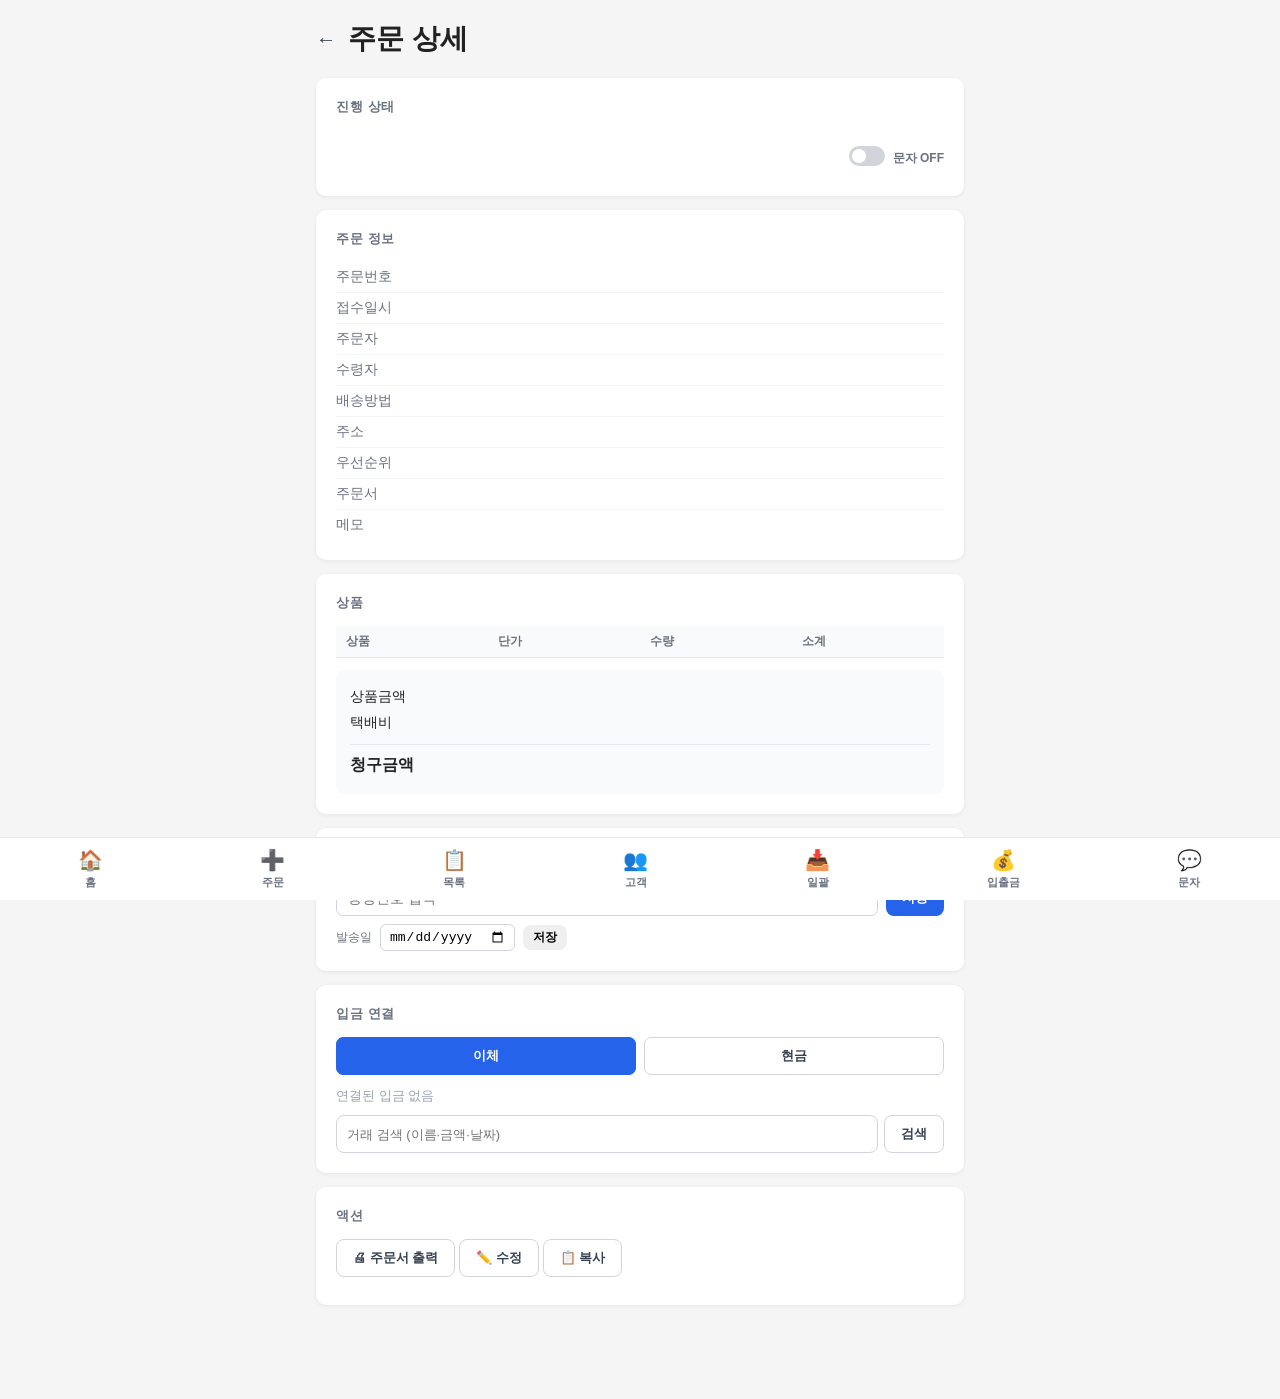
<file: order-detail.html>
<!DOCTYPE html>
<html lang="ko">
<head>
<meta charset="UTF-8">
<link rel="icon" type="image/svg+xml" href="favicon.svg">
<meta name="viewport" content="width=device-width, initial-scale=1.0">
<title>주문 상세 — bb</title>
<link rel="stylesheet" href="style.css">
<style>
  table { width: 100%; border-collapse: collapse; font-size: 13px; }
  th { background: #f9fafb; padding: 7px 10px; text-align: left; font-size: 12px; color: #6b7280; border-bottom: 1px solid #e5e7eb; }
  td { padding: 8px 10px; border-bottom: 1px solid #f3f4f6; }

  /* 상품 배지 */
  .item-badge {
    display: inline-flex; align-items: center; gap: 3px;
    padding: 3px 10px; border-radius: 6px;
    font-size: 13px; font-weight: 700; white-space: nowrap;
  }
  .item-badge .qty-chip {
    color: #fff; border-radius: 4px; padding: 0 5px;
    font-size: 11px; font-weight: 700; line-height: 18px;
  }

  /* 입금 연결 */
  .txn-link-row { display: flex; align-items: center; gap: 8px; padding: 6px 0;
    border-bottom: 1px solid #f3f4f6; font-size: 13px; }
  .txn-link-row:last-child { border-bottom: none; }
  .txn-link-date { font-size: 11px; color: #9ca3af; white-space: nowrap; }
  .txn-link-memo { flex: 1; font-weight: 600; }
  .txn-link-amt  { color: #15803d; font-weight: 700; white-space: nowrap; }
  .txn-link-del  { background: none; border: none; color: #fca5a5; cursor: pointer; font-size: 14px; padding: 0 2px; }
  .txn-link-del:hover { color: #dc2626; }
  .txn-search-row { display: flex; gap: 6px; margin-top: 10px; }
  .txn-search-row input { flex: 1; padding: 7px 10px; border: 1px solid #d1d5db; border-radius: 8px; font-size: 13px; }
  .txn-search-row input:focus { outline: none; border-color: #2563eb; }
  .txn-result { border: 1px solid #e5e7eb; border-radius: 8px; margin-top: 6px;
    max-height: 180px; overflow-y: auto; display: none; }
  .txn-result-item { display: flex; align-items: center; gap: 8px; padding: 8px 10px;
    border-bottom: 1px solid #f3f4f6; cursor: pointer; font-size: 13px; }
  .txn-result-item:last-child { border-bottom: none; }
  .txn-result-item:hover { background: #f9fafb; }
  .txn-result-date { font-size: 11px; color: #9ca3af; white-space: nowrap; }
  .txn-result-memo { flex: 1; font-weight: 600; }
  .txn-result-amt  { color: #15803d; font-weight: 700; white-space: nowrap; }
  .txn-link-form { margin-top: 8px; display: flex; gap: 6px; align-items: center;
    padding: 8px 10px; background: #f0fdf4; border-radius: 8px; display: none; font-size: 13px; }
  .txn-link-form input { width: 120px; padding: 5px 8px; border: 1px solid #d1d5db;
    border-radius: 6px; font-size: 13px; text-align: right; }

  /* SMS 토글 */
  .sms-toggle-wrap { display: flex; align-items: center; gap: 8px; font-size: 12px; color: #6b7280; }
  .sms-toggle-wrap.on { color: #2563eb; }
  .toggle-switch { position: relative; width: 36px; height: 20px; cursor: pointer; }
  .toggle-switch input { opacity: 0; width: 0; height: 0; }
  .toggle-track { position: absolute; inset: 0; background: #d1d5db; border-radius: 99px; transition: background .2s; }
  .toggle-thumb { position: absolute; top: 3px; left: 3px; width: 14px; height: 14px;
    background: #fff; border-radius: 50%; transition: transform .2s; }
  .toggle-switch input:checked ~ .toggle-track { background: #2563eb; }
  .toggle-switch input:checked ~ .toggle-thumb { transform: translateX(16px); }
</style>
</head>
<body>
<div class="wrap">
  <div class="top">
    <button class="btn-back" onclick="history.back()">←</button>
    <h1 id="page-title">주문 상세</h1>
  </div>

  <!-- 상태 흐름 -->
  <div class="card">
    <h2>진행 상태</h2>
    <div class="status-flow" id="status-flow"></div>
    <div id="payment-status-wrap" style="display:none;margin-top:8px">
      <span class="badge" style="background:#d1fae5;color:#065f46;border:1px solid #6ee7b7;padding:4px 14px;font-size:12px">💰 수금완료</span>
    </div>
    <div style="display:flex;align-items:center;justify-content:space-between;margin-top:16px;flex-wrap:wrap;gap:8px">
      <div class="btn-row" id="status-btns"></div>
      <label class="sms-toggle-wrap" id="sms-toggle-wrap" title="주문확정 시 문자 발송 여부">
        <label class="toggle-switch">
          <input type="checkbox" id="sms-toggle">
          <div class="toggle-track"></div>
          <div class="toggle-thumb"></div>
        </label>
        <span id="sms-toggle-label">문자 OFF</span>
      </label>
    </div>
  </div>

  <!-- 주문 정보 -->
  <div class="card">
    <h2>주문 정보</h2>
    <div class="info-row"><span class="info-label">주문번호</span><span class="info-value" id="d-order-no"></span></div>
    <div class="info-row"><span class="info-label">접수일시</span><span class="info-value" id="d-date"></span></div>
    <div class="info-row"><span class="info-label">주문자</span><span class="info-value" id="d-orderer"></span></div>
    <div class="info-row"><span class="info-label">수령자</span><span class="info-value" id="d-recipient"></span></div>
    <div class="info-row"><span class="info-label">배송방법</span><span class="info-value" id="d-delivery"></span></div>
    <div class="info-row"><span class="info-label">주소</span><span class="info-value" id="d-address"></span></div>
    <div class="info-row"><span class="info-label">우선순위</span><span class="info-value" id="d-priority"></span></div>
    <div class="info-row"><span class="info-label">주문서</span><span class="info-value" id="d-printed"></span></div>
    <div class="info-row"><span class="info-label">메모</span><span class="info-value" id="d-memo"></span></div>
  </div>

  <!-- 상품 -->
  <div class="card">
    <h2>상품</h2>
    <table>
      <thead><tr><th>상품</th><th>단가</th><th>수량</th><th>소계</th></tr></thead>
      <tbody id="d-items"></tbody>
    </table>
    <div class="amount-box" style="margin-top:12px">
      <div class="amount-row"><span>상품금액</span><span id="d-sum-items"></span></div>
      <div class="amount-row"><span>택배비</span><span id="d-shipping"></span></div>
      <div class="amount-row total"><span>청구금액</span><span id="d-total"></span></div>
    </div>
  </div>

  <!-- 송장번호 -->
  <div class="card" id="tracking-card">
    <h2>송장번호</h2>
    <div class="tracking-add">
      <input type="text" id="tracking-input" placeholder="송장번호 입력">
      <button class="btn btn-primary" id="btn-save-tracking">저장</button>
      <a id="btn-track-link" href="#" target="_blank" class="btn" style="display:none;background:#eff6ff;color:#2563eb;border:1px solid #bfdbfe;text-decoration:none">택배조회</a>
    </div>
    <div style="display:flex;align-items:center;gap:8px;margin-top:8px">
      <span style="font-size:12px;color:#6b7280">발송일</span>
      <input type="date" id="shipped-at-input" style="font-size:13px;border:1px solid #d1d5db;border-radius:6px;padding:4px 8px">
      <button class="btn" id="btn-save-shipped-at" style="font-size:12px;padding:4px 10px">저장</button>
    </div>
    <button class="btn" id="btn-sms-reserve" style="display:none;margin-top:8px;background:#f0fdf4;color:#16a34a;border:1px solid #86efac">📨 송장문자 예약</button>
  </div>

  <!-- 입금 연결 -->
  <div class="card" id="txn-card">
    <h2>입금 연결</h2>
    <div class="toggle-row" style="margin-bottom:12px">
      <button class="toggle-btn active" id="tab-transfer">이체</button>
      <button class="toggle-btn" id="tab-cash">현금</button>
    </div>

    <!-- 합계 (공통) -->
    <div id="txn-linked-total" style="display:none;margin-bottom:10px;padding:8px 10px;border-radius:7px;font-size:13px;font-weight:700"></div>

    <!-- 이체 탭 -->
    <div id="panel-transfer">
      <div id="txn-links-list"><div style="color:#9ca3af;font-size:13px">연결된 입금 없음</div></div>
      <div class="txn-search-row" style="margin-top:10px">
        <input type="text" id="txn-search-input" placeholder="거래 검색 (이름·금액·날짜)">
        <button class="btn btn-outline" id="btn-txn-search">검색</button>
      </div>
      <div class="txn-result" id="txn-result"></div>
      <div class="txn-link-form" id="txn-link-form">
        <span id="txn-selected-label" style="flex:1;font-weight:600"></span>
        <input type="number" id="txn-link-amount" placeholder="배분금액">원
        <button class="btn btn-success" id="btn-txn-link-confirm" style="font-size:12px;padding:5px 12px">연결</button>
        <button class="btn btn-outline" id="btn-txn-link-cancel" style="font-size:12px;padding:5px 10px">취소</button>
      </div>
    </div>

    <!-- 현금 탭 -->
    <div id="panel-cash" style="display:none">
      <div id="cash-list"><div style="color:#9ca3af;font-size:13px">현금 입금 없음</div></div>
      <div style="margin-top:12px;display:flex;flex-direction:column;gap:6px">
        <div style="display:flex;gap:6px;align-items:center">
          <input type="text" inputmode="numeric" id="cash-amount" placeholder="금액" style="flex:1;padding:7px 10px;border:1px solid #d1d5db;border-radius:7px;font-size:14px">
          <span style="color:#6b7280;font-size:14px">원</span>
        </div>
        <div style="display:flex;gap:6px">
          <input type="date" id="cash-date" style="flex:1;padding:7px 10px;border:1px solid #d1d5db;border-radius:7px;font-size:14px">
          <input type="text" id="cash-memo" placeholder="메모" style="flex:2;padding:7px 10px;border:1px solid #d1d5db;border-radius:7px;font-size:14px">
        </div>
        <button class="btn btn-success" id="btn-cash-add" style="align-self:flex-end;padding:6px 18px">+ 현금 추가</button>
      </div>
    </div>
  </div>

  <!-- 액션 -->
  <div class="card">
    <h2>액션</h2>
    <div class="btn-row">
      <button class="btn btn-outline" id="btn-print">🖨 주문서 출력</button>
      <button class="btn btn-outline" id="btn-edit">✏️ 수정</button>
      <button class="btn btn-outline" id="btn-copy">📋 복사</button>
    </div>
    <div style="margin-top:8px">
      <button class="btn btn-success" id="btn-paid" style="display:none;width:100%">💰 입금완료 처리</button>
    </div>
  </div>
</div>

<!-- 출력 영역 -->
<div id="print-area" style="display:none">
  <div class="print-box">
    <div class="print-title">🫐 블루베리 주문서</div>
    <div id="print-content"></div>
  </div>
</div>

<script src="config.js"></script>
<script src="common.js"></script>
<script src="nav.js"></script>
<script>
const API = BB_CONFIG.API;
const BADGE_COLORS = [
  { bg: '#eff6ff', border: '#bfdbfe', text: '#1d4ed8', qty: '#1d4ed8' },
  { bg: '#fef9c3', border: '#fde047', text: '#854d0e', qty: '#854d0e' },
  { bg: '#dcfce7', border: '#86efac', text: '#15803d', qty: '#15803d' },
  { bg: '#fce7f3', border: '#f9a8d4', text: '#9d174d', qty: '#9d174d' },
  { bg: '#f3e8ff', border: '#d8b4fe', text: '#6b21a8', qty: '#6b21a8' },
  { bg: '#ffedd5', border: '#fdba74', text: '#9a3412', qty: '#9a3412' },
  { bg: '#e0f2fe', border: '#7dd3fc', text: '#0369a1', qty: '#0369a1' },
  { bg: '#f1f5f9', border: '#94a3b8', text: '#334155', qty: '#334155' },
];
const productColorMap = {};
let productColorIdx = 0;
function getProductColor(name) {
  const preset = (BB_CONFIG.PRODUCTS || []).find(p => p.name === name);
  if (preset?.color) return preset.color;
  if (!productColorMap[name]) {
    productColorMap[name] = BADGE_COLORS[productColorIdx % BADGE_COLORS.length];
    productColorIdx++;
  }
  return productColorMap[name];
}
const STATUSES = ['주문입력', '주문확정', '주문출력', '송장출력', '배송완료', '마감처리'];
const params = new URLSearchParams(location.search);
const orderId = params.get('id');
let order = null;

async function loadOrder() {
  const orderRes = await fetch(`${API}/api/orders/${orderId}`);
  order = await orderRes.json();
  render();
}

const STATUS_COLOR = {
  '주문입력': '#d1d5db',
  '주문확정': '#fde047',
  '주문출력': '#16a34a',
  '송장출력': '#f97316',
  '배송완료': '#3b82f6',
  '마감처리': '#065f46',
};

function render() {
  document.getElementById('page-title').textContent = order.order_no || `주문 #${order.id}`;

  const displayStatus = order.status === '수금완료' ? '배송완료' : order.status;
  const currentColor = STATUS_COLOR[displayStatus] || '#2563eb';

  // 진행 상태 카드 테두리 색상
  document.querySelector('.card').style.borderTop = `4px solid ${currentColor}`;

  // 수금 배지
  const isPaid = order.payment_status === '수금완료' || order.status === '수금완료';
  document.getElementById('payment-status-wrap').style.display = isPaid ? '' : 'none';
  document.getElementById('btn-paid').style.display = isPaid ? 'none' : '';

  // 상태 흐름
  const flow = document.getElementById('status-flow');
  flow.innerHTML = '';
  const idx = STATUSES.indexOf(displayStatus);
  STATUSES.forEach((s, i) => {
    const isDone = i < idx;
    const isCurrent = i === idx;
    const color = STATUS_COLOR[s] || '#2563eb';
    const step = document.createElement('div');
    step.className = 'step';

    const dot = document.createElement('div');
    dot.className = 'step-dot';
    dot.textContent = isDone ? '✓' : i + 1;
    if (isDone) {
      dot.style.background = color;
      dot.style.borderColor = color;
      dot.style.color = '#fff';
    } else if (isCurrent) {
      dot.style.background = '#fff';
      dot.style.borderColor = color;
      dot.style.color = color;
      dot.style.borderWidth = '3px';
    }

    const label = document.createElement('div');
    label.className = 'step-label';
    label.textContent = s;
    if (isCurrent) {
      label.style.color = color;
      label.style.fontWeight = '700';
    }

    step.appendChild(dot);
    step.appendChild(label);
    flow.appendChild(step);

    if (i < STATUSES.length - 1) {
      const arrow = document.createElement('div');
      arrow.className = 'step-arrow';
      arrow.textContent = '›';
      flow.appendChild(arrow);
    }
  });

  // 상태 변경 버튼
  const statusBtns = document.getElementById('status-btns');
  statusBtns.innerHTML = '';

  // 이전 단계 버튼 (왼쪽)
  if (idx > 0) {
    const prevColor = STATUS_COLOR[STATUSES[idx - 1]] || '#94a3b8';
    const btn = document.createElement('button');
    btn.className = 'btn btn-outline';
    btn.textContent = `← ${STATUSES[idx - 1]}로 되돌리기`;
    btn.style.borderColor = prevColor;
    btn.style.color = prevColor;
    btn.addEventListener('click', () => updateStatus(STATUSES[idx - 1]));
    statusBtns.appendChild(btn);
  }

  // 다음 단계 버튼 (오른쪽)
  if (idx < STATUSES.length - 1) {
    const next = STATUSES[idx + 1];
    const nextColor = STATUS_COLOR[next] || '#2563eb';
    const btn = document.createElement('button');
    btn.className = 'btn btn-primary';
    btn.textContent = `→ ${next}`;
    btn.style.background = nextColor;
    btn.style.borderColor = nextColor;
    btn.addEventListener('click', async () => {
      if (next === '주문확정') {
        await confirmOrder();
      } else {
        await updateStatus(next);
      }
    });
    statusBtns.appendChild(btn);
  }

  // 주문 정보
  document.getElementById('d-order-no').textContent   = order.order_no || '-';
  document.getElementById('d-date').textContent       = order.created_at || '-';
  document.getElementById('d-orderer').innerHTML =
    `${order.orderer_name} ${formatPhone(order.orderer_phone)}` +
    (order.orderer_memo ? `<div style="font-size:11px;color:#f59e0b;font-weight:600;margin-top:2px">📝 ${order.orderer_memo}</div>` : '');
  document.getElementById('d-recipient').innerHTML = order.recipient_name
    ? `${order.recipient_name} ${formatPhone(order.recipient_phone)}` +
      (order.recipient_memo ? `<div style="font-size:11px;color:#f59e0b;font-weight:600;margin-top:2px">📝 ${order.recipient_memo}</div>` : '')
    : '주문자와 동일';
  document.getElementById('d-delivery').textContent   = order.delivery_type;

  // 택배가 아니면 SMS 토글 숨김 + 강제 OFF
  const isCourier = order.delivery_type === '택배';
  document.getElementById('sms-toggle-wrap').style.display = isCourier ? '' : 'none';
  if (!isCourier) {
    document.getElementById('sms-toggle').checked = false;
    applySmsToggle();
  }
  document.getElementById('d-address').textContent    = order.address || '-';
  document.getElementById('d-priority').textContent   = 'P' + order.priority;
  document.getElementById('d-printed').innerHTML      = order.printed_at
    ? `<span style="color:#10b981">✅ 출력완료 (${order.printed_at.slice(0,16)})</span>`
    : `<span style="color:#9ca3af">미출력</span>`;
  document.getElementById('d-memo').textContent       = order.memo || '-';

  // 상품
  const tbody = document.getElementById('d-items');
  tbody.innerHTML = '';
  let itemSum = 0;
  (order.items || []).forEach(item => {
    const sub = item.unit_price * item.qty;
    itemSum += sub;
    const tr = document.createElement('tr');
    tr.innerHTML = `
      <td>${(() => { const c = getProductColor(item.product); return `<span class="item-badge" style="background:${c.bg};border:1px solid ${c.border};color:${c.text}">${item.product}</span>`; })()}</td>
      <td>${item.unit_price.toLocaleString()}원</td>
      <td>${item.qty}kg</td>
      <td>${sub.toLocaleString()}원</td>`;
    tbody.appendChild(tr);
  });
  document.getElementById('d-sum-items').textContent = itemSum.toLocaleString() + '원';
  document.getElementById('d-shipping').textContent  = order.shipping_fee.toLocaleString() + '원';
  document.getElementById('d-total').textContent     = order.total_amount.toLocaleString() + '원';

  // 송장번호
  document.getElementById('tracking-input').value = order.tracking_no || '';
  document.getElementById('tracking-card').style.display =
    order.delivery_type === '택배' ? '' : 'none';
  document.getElementById('shipped-at-input').value = (order.shipped_at || '').slice(0, 10);
  updateTrackLink(order.tracking_no);

}

async function updateStatus(status) {
  const prevStatus = order?.status;
  await fetch(`${API}/api/orders/${orderId}/status`, {
    method: 'PUT',
    headers: { 'Content-Type': 'application/json' },
    body: JSON.stringify({ status })
  });
  // 송장출력 → 주문출력으로 뒤로 갈 때 SMS 대기열 삭제
  if (prevStatus === '송장출력' && status === '주문출력') {
    await fetch(`${API}/api/sms-queue?order_id=${orderId}`, { method: 'DELETE' });
  }
  showToast(`✅ ${status} 처리 완료`);
  await loadOrder();
}

async function confirmOrder() {
  const smsOn = document.getElementById('sms-toggle').checked;
  if (smsOn) {
    await fetch(`${API}/api/orders/${orderId}/confirm`, { method: 'PUT', headers: { 'Content-Type': 'application/json' } });
    showToast('✅ 주문확정 및 문자 발송 등록 완료');
  } else {
    await fetch(`${API}/api/orders/${orderId}/status`, {
      method: 'PUT',
      headers: { 'Content-Type': 'application/json' },
      body: JSON.stringify({ status: '주문확정' }),
    });
    showToast('✅ 주문확정 (문자 미발송)');
  }
  await loadOrder();
}


function updateTrackLink(val) {
  const link = document.getElementById('btn-track-link');
  const smsBtn = document.getElementById('btn-sms-reserve');
  const digits = (val || '').replace(/[^0-9]/g, '');
  if (digits.length === 11) {
    link.href = `https://www.ilogen.com/web/personal/trace/${digits}`;
    link.style.display = '';
    smsBtn.style.display = '';
  } else {
    link.style.display = 'none';
    smsBtn.style.display = 'none';
  }
}

document.getElementById('tracking-input').addEventListener('input', (e) => {
  const digits = e.target.value.replace(/[^0-9]/g, '').slice(0, 11);
  if (digits.length <= 3) e.target.value = digits;
  else if (digits.length <= 7) e.target.value = `${digits.slice(0,3)}-${digits.slice(3)}`;
  else e.target.value = `${digits.slice(0,3)}-${digits.slice(3,7)}-${digits.slice(7)}`;
  updateTrackLink(e.target.value);
});

document.getElementById('btn-save-tracking').addEventListener('click', async () => {
  let val = document.getElementById('tracking-input').value.trim();
  if (val) {
    const digits = val.replace(/[^0-9]/g, '');
    if (digits.length !== 11) {
      showToast('⚠️ 송장번호는 11자리 숫자여야 합니다');
      return;
    }
    val = `${digits.slice(0,3)}-${digits.slice(3,7)}-${digits.slice(7,11)}`;
    document.getElementById('tracking-input').value = val;
  }
  await fetch(`${API}/api/orders/${orderId}/tracking_no`, {
    method: 'PUT',
    headers: { 'Content-Type': 'application/json' },
    body: JSON.stringify({ tracking_no: val })
  });
  showToast('✅ 송장번호 저장됨');
  await loadOrder();
});

document.getElementById('btn-print').addEventListener('click', async () => {
  const NEMONIC = 'https://nemonic.uneedbb.kr';
  try {
    const res = await fetch(`${NEMONIC}/trigger?order_id=${orderId}`);
    const data = await res.json();
    if (data.status === 'started') {
      showToast('🖨 출력 중...');
      const poll = setInterval(async () => {
        try {
          const job = await fetch(`${API}/api/print-job`).then(r => r.json());
          if (job.status === 'done') {
            clearInterval(poll);
            showToast('✅ 출력 완료');
            loadOrder();
          } else if (job.status === 'error') {
            clearInterval(poll);
            const errs = JSON.parse(job.errors || '[]');
            showToast(`❌ 출력 오류: ${errs[0] || '알 수 없는 오류'}`);
          }
        } catch { clearInterval(poll); }
      }, 1500);
      setTimeout(() => clearInterval(poll), 60000);
    } else {
      alert(`⚠️ ${data.message || data.status}`);
    }
  } catch {
    alert('❌ 연결 실패 — 네모닉 서버 또는 터널 상태를 확인하세요');
  }
});

document.getElementById('btn-save-shipped-at').addEventListener('click', async () => {
  const val = document.getElementById('shipped-at-input').value;
  await fetch(`${API}/api/orders/${orderId}/shipped_at`, {
    method: 'PUT',
    headers: { 'Content-Type': 'application/json' },
    body: JSON.stringify({ shipped_at: val || null })
  });
  showToast('✅ 발송일 저장됨');
});

document.getElementById('btn-sms-reserve').addEventListener('click', async () => {
  const btn = document.getElementById('btn-sms-reserve');
  btn.disabled = true;
  btn.textContent = '등록 중...';
  await fetch(`${API}/api/orders/${orderId}/delivery-sms`, { method: 'POST' });
  showToast('✅ 송장문자 예약됨');
  btn.disabled = false;
  btn.textContent = '📨 송장문자 예약';
});

document.getElementById('btn-edit').addEventListener('click', () => {
  window.location.href = `order-edit.html?id=${orderId}`;
});

document.getElementById('btn-copy').addEventListener('click', () => {
  window.location.href = `order-new.html?copy_from=${orderId}`;
});

document.getElementById('btn-paid').addEventListener('click', async () => {
  if (!confirm('입금완료 처리하시겠습니까?')) return;
  await fetch(`${API}/api/orders/${orderId}/payment-status`, {
    method: 'PUT',
    headers: { 'Content-Type': 'application/json' },
    body: JSON.stringify({ payment_status: '수금완료' })
  });
  showToast('💰 입금완료 처리됨');
  document.getElementById('btn-paid').style.display = 'none';
  document.getElementById('payment-status-wrap').style.display = '';
});

// ── SMS 토글 ──────────────────────────────────────────
const smsToggle = document.getElementById('sms-toggle');
const smsLabel  = document.getElementById('sms-toggle-label');
const smsWrap   = document.getElementById('sms-toggle-wrap');

function applySmsToggle() {
  const on = smsToggle.checked;
  smsLabel.textContent = on ? '문자 ON' : '문자 OFF';
  smsWrap.classList.toggle('on', on);
  localStorage.setItem('sms_send_enabled', on ? '1' : '0');
}

smsToggle.checked = localStorage.getItem('sms_send_enabled') === '1';
applySmsToggle();
smsToggle.addEventListener('change', applySmsToggle);

loadOrder();

// ── 입금 연결 ─────────────────────────────────────────
let selectedTxn = null;

// 탭 전환
document.getElementById('tab-transfer').addEventListener('click', () => {
  document.getElementById('tab-transfer').classList.add('active');
  document.getElementById('tab-cash').classList.remove('active');
  document.getElementById('panel-transfer').style.display = '';
  document.getElementById('panel-cash').style.display = 'none';
});
document.getElementById('tab-cash').addEventListener('click', () => {
  document.getElementById('tab-cash').classList.add('active');
  document.getElementById('tab-transfer').classList.remove('active');
  document.getElementById('panel-cash').style.display = '';
  document.getElementById('panel-transfer').style.display = 'none';
  // 금액: 청구금액 프리셋 (비어있을 때만)
  if (!document.getElementById('cash-amount').value && order?.total_amount) {
    document.getElementById('cash-amount').value = order.total_amount.toLocaleString();
  }
  // 날짜: 오늘 프리셋 (비어있을 때만)
  if (!document.getElementById('cash-date').value) {
    document.getElementById('cash-date').value = new Date().toISOString().slice(0, 10);
  }
  loadCashPayments();
});

async function renderPaymentSummary(transferTotal, cashTotal) {
  const totalEl = document.getElementById('txn-linked-total');
  const bill = order?.total_amount || 0;
  const paid = transferTotal + cashTotal;
  const remaining = bill - paid;
  if (!transferTotal && !cashTotal) { totalEl.style.display = 'none'; return; }
  totalEl.style.display = '';
  totalEl.style.background = remaining <= 0 ? '#dcfce7' : '#fef9c3';
  totalEl.style.color = remaining <= 0 ? '#15803d' : '#854d0e';
  totalEl.innerHTML = `
    <div style="display:flex;justify-content:space-between;margin-bottom:3px">
      <span>청구금액</span><span>${bill.toLocaleString()}원</span>
    </div>
    ${transferTotal ? `<div style="display:flex;justify-content:space-between;margin-bottom:3px">
      <span>이체입금</span><span>${transferTotal.toLocaleString()}원</span>
    </div>` : ''}
    ${cashTotal ? `<div style="display:flex;justify-content:space-between;margin-bottom:3px">
      <span>현금입금</span><span>${cashTotal.toLocaleString()}원</span>
    </div>` : ''}
    ${(transferTotal && cashTotal) ? `<div style="display:flex;justify-content:space-between;margin-bottom:3px">
      <span>입금합계</span><span>${paid.toLocaleString()}원</span>
    </div>` : ''}
    <div style="display:flex;justify-content:space-between;font-size:14px">
      <span>${remaining <= 0 ? '✅ 완납' : '미수'}</span>
      <span style="font-weight:800">${remaining <= 0 ? '0원' : remaining.toLocaleString()+'원'}</span>
    </div>`;
}

async function loadTxnLinks() {
  const [linksRes, cashRes] = await Promise.all([
    fetch(`${API}/api/orders/${orderId}/txn-links`),
    fetch(`${API}/api/orders/${orderId}/cash-payments`)
  ]);
  const links = await linksRes.json();
  const cashes = await cashRes.json();

  const list = document.getElementById('txn-links-list');
  if (!links.length) {
    list.innerHTML = '<div style="color:#9ca3af;font-size:13px">연결된 입금 없음</div>';
  } else {
    const transferTotal = links.reduce((s, l) => s + (l.amount || 0), 0);
    list.innerHTML = links.map(l => `
      <div class="txn-link-row">
        <span class="txn-link-date">${(l.txn_at||'').slice(0,16)}</span>
        <span class="txn-link-memo">${l.memo||'-'}</span>
        <span class="txn-link-amt">${(l.amount||0).toLocaleString()}원</span>
        <button class="txn-link-del" data-link-id="${l.id}">✕</button>
      </div>`).join('');
    list.querySelectorAll('.txn-link-del').forEach(btn => {
      btn.addEventListener('click', async () => {
        if (!confirm('연결을 삭제할까요?')) return;
        await fetch(`${API}/api/txn-links/${btn.dataset.linkId}`, { method: 'DELETE' });
        showToast('연결 삭제됨');
        loadTxnLinks();
        loadOrder();
      });
    });
  }

  const transferTotal = links.reduce((s, l) => s + (l.amount || 0), 0);
  const cashTotal = cashes.reduce((s, c) => s + (c.amount || 0), 0);
  renderPaymentSummary(transferTotal, cashTotal);
}

async function loadCashPayments() {
  const res = await fetch(`${API}/api/orders/${orderId}/cash-payments`);
  const cashes = await res.json();
  const list = document.getElementById('cash-list');
  if (!cashes.length) {
    list.innerHTML = '<div style="color:#9ca3af;font-size:13px">현금 입금 없음</div>';
  } else {
    list.innerHTML = cashes.map(c => `
      <div class="txn-link-row">
        <span class="txn-link-date">${(c.paid_at||'').slice(0,10)}</span>
        <span class="txn-link-memo">${c.memo||'-'}</span>
        <span class="txn-link-amt">${(c.amount||0).toLocaleString()}원</span>
        <button class="txn-link-del" data-cash-id="${c.id}">✕</button>
      </div>`).join('');
    list.querySelectorAll('.txn-link-del').forEach(btn => {
      btn.addEventListener('click', async () => {
        if (!confirm('현금 입금을 삭제할까요?')) return;
        await fetch(`${API}/api/cash-payments/${btn.dataset.cashId}`, { method: 'DELETE' });
        showToast('삭제됨');
        loadTxnLinks();
        loadCashPayments();
      });
    });
  }
}

document.getElementById('cash-amount').addEventListener('input', (e) => {
  const raw = e.target.value.replace(/[^0-9]/g, '');
  e.target.value = raw ? Number(raw).toLocaleString() : '';
});

document.getElementById('btn-cash-add').addEventListener('click', async () => {
  const amount = parseInt(document.getElementById('cash-amount').value.replace(/,/g, '')) || 0;
  if (!amount) { showToast('금액을 입력하세요'); return; }
  const paid_at = document.getElementById('cash-date').value;
  const memo = document.getElementById('cash-memo').value.trim();
  await fetch(`${API}/api/orders/${orderId}/cash-payments`, {
    method: 'POST',
    headers: { 'Content-Type': 'application/json' },
    body: JSON.stringify({ amount, paid_at, memo })
  });
  document.getElementById('cash-amount').value = '';
  document.getElementById('cash-memo').value = '';
  showToast('✅ 현금 입금 등록됨');
  loadTxnLinks();
  loadCashPayments();
});

async function searchTxns() {
  const q = document.getElementById('txn-search-input').value.trim();
  if (!q) return;
  const res = await fetch(`${API}/api/transactions?q=${encodeURIComponent(q)}`);
  const txns = await res.json();
  const result = document.getElementById('txn-result');
  result.style.display = 'block';
  if (!txns.length) {
    result.innerHTML = '<div style="padding:10px;font-size:13px;color:#9ca3af">결과 없음</div>';
    return;
  }
  result.innerHTML = txns.slice(0, 20).map(t => {
    const remain = (t.deposit||0) - (t.linked_amount||0);
    return `
    <div class="txn-result-item" data-id="${t.id}" data-deposit="${t.deposit}" data-memo="${t.memo||''}">
      <span class="txn-result-date">${(t.txn_at||'').slice(0,10)}</span>
      <span class="txn-result-memo">${t.memo||'-'}</span>
      <span class="txn-result-amt">
        <span style="color:#2563eb;font-weight:800">잔액 ${remain.toLocaleString()}원</span>
        <span style="color:#9ca3af;font-size:11px;margin-left:4px">/ ${(t.deposit||0).toLocaleString()}원</span>
      </span>
    </div>`;
  }).join('');
  result.querySelectorAll('.txn-result-item').forEach(item => {
    item.addEventListener('click', () => {
      selectedTxn = { id: +item.dataset.id, deposit: +item.dataset.deposit, memo: item.dataset.memo };
      document.getElementById('txn-selected-label').textContent = `${selectedTxn.memo} · ${selectedTxn.deposit.toLocaleString()}원`;
      document.getElementById('txn-link-amount').value = order?.total_amount || selectedTxn.deposit;
      document.getElementById('txn-link-form').style.display = 'flex';
      result.style.display = 'none';
    });
  });
}

document.getElementById('btn-txn-search').addEventListener('click', searchTxns);
document.getElementById('txn-search-input').addEventListener('keydown', e => { if (e.key === 'Enter') searchTxns(); });

document.getElementById('btn-txn-link-confirm').addEventListener('click', async () => {
  if (!selectedTxn) return;
  const amount = parseInt(document.getElementById('txn-link-amount').value) || 0;
  if (!amount) { showToast('금액을 입력하세요'); return; }

  // 1. 입금-주문 연결
  await fetch(`${API}/api/transactions/${selectedTxn.id}/links`, {
    method: 'POST',
    headers: { 'Content-Type': 'application/json' },
    body: JSON.stringify({ links: [{ order_id: orderId, amount }] })
  });

  // 2. 수금완료 처리 (payment_status)
  await fetch(`${API}/api/orders/${orderId}/payment-status`, {
    method: 'PUT',
    headers: { 'Content-Type': 'application/json' },
    body: JSON.stringify({ payment_status: '수금완료' })
  });

  // 3. 잔액 확인 → 0원이면 트랜잭션 자동 완료 (단건 조회)
  const txnRes = await fetch(`${API}/api/transactions/${selectedTxn.id}`);
  const txn = await txnRes.json();
  const remain = txn.deposit - (txn.linked_amount || 0);
  if (remain <= 0) {
    await fetch(`${API}/api/transactions/${selectedTxn.id}/status`, {
      method: 'PUT',
      headers: { 'Content-Type': 'application/json' },
      body: JSON.stringify({ txn_status: '완료' })
    });
    showToast('✅ 입금 연결 완료 — 잔액 0원, 트랜잭션 완료 처리됨');
  } else {
    showToast(`✅ 입금 연결됨 — 잔액 ${remain.toLocaleString()}원 남음`);
  }

  document.getElementById('txn-link-form').style.display = 'none';
  document.getElementById('txn-search-input').value = '';
  selectedTxn = null;
  loadTxnLinks();
  loadOrder();
});

document.getElementById('btn-txn-link-cancel').addEventListener('click', () => {
  document.getElementById('txn-link-form').style.display = 'none';
  selectedTxn = null;
});

loadTxnLinks();
</script>
</body>
</html>
</file>
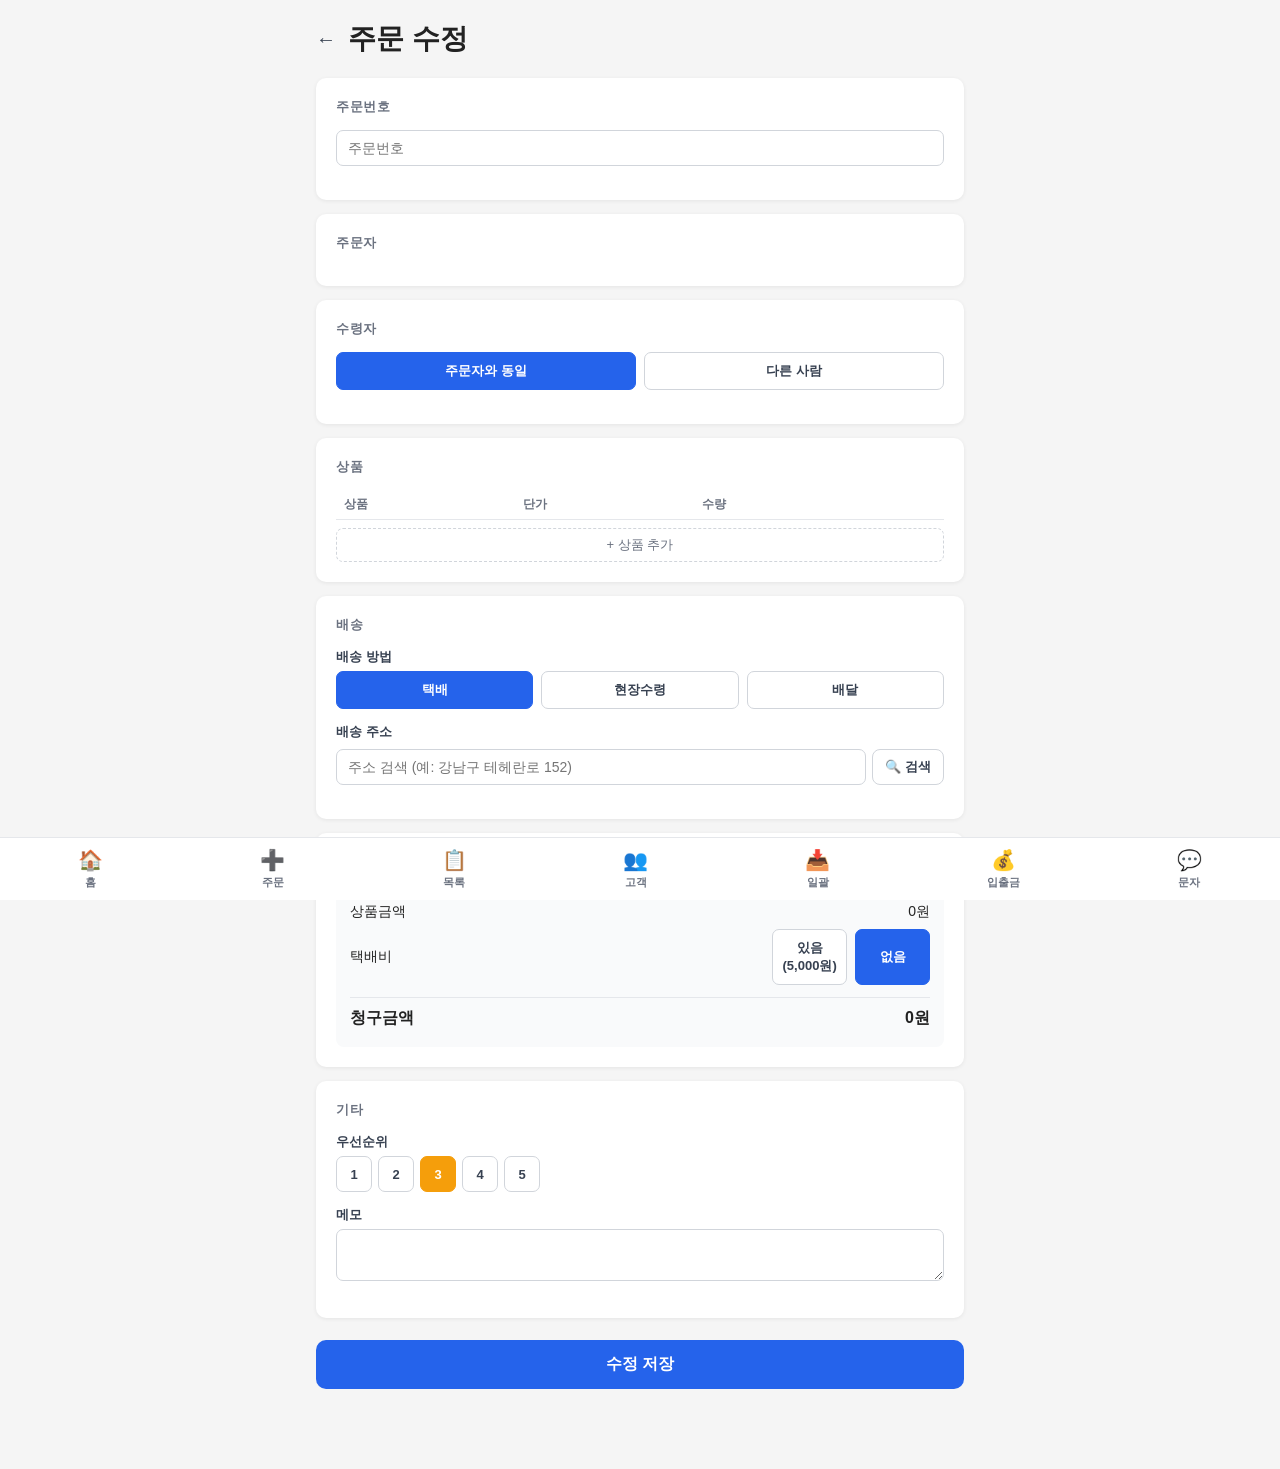
<file: order-edit.html>
<!DOCTYPE html>
<html lang="ko">
<head>
<meta charset="UTF-8">
<link rel="icon" type="image/svg+xml" href="favicon.svg">
<meta name="viewport" content="width=device-width, initial-scale=1.0">
<title>주문 수정 — bb</title>
<link rel="stylesheet" href="style.css">
</head>
<body>
<div class="wrap">
  <div class="top">
    <button class="btn-back" onclick="history.back()">←</button>
    <h1 id="page-title">주문 수정</h1>
  </div>

  <!-- 주문번호 -->
  <div class="card">
    <h2>주문번호</h2>
    <div class="field">
      <input type="text" id="order-no" placeholder="주문번호">
      <div class="order-no-msg" id="order-no-msg"></div>
    </div>
  </div>

  <!-- 주문자 -->
  <div class="card">
    <h2>주문자</h2>
    <div class="field" id="orderer-search-wrap" style="display:none">
      <div class="search-box">
        <input type="text" id="orderer-input" placeholder="이름 또는 전화번호 검색" autocomplete="off">
        <button class="search-btn" id="orderer-search-btn">🔍</button>
        <div class="dropdown" id="orderer-dropdown" style="display:none"></div>
      </div>
    </div>
    <div id="orderer-selected"></div>
  </div>

  <!-- 수령자 -->
  <div class="card">
    <h2>수령자</h2>
    <div class="field">
      <div class="toggle-row">
        <button class="toggle-btn active" id="recip-same">주문자와 동일</button>
        <button class="toggle-btn" id="recip-diff">다른 사람</button>
      </div>
    </div>
    <div id="recipient-wrap" style="display:none">
      <div class="field" id="recipient-search-field">
        <div class="search-box">
          <input type="text" id="recipient-input" placeholder="이름 또는 전화번호 검색" autocomplete="off">
          <button class="search-btn" id="recipient-search-btn">🔍</button>
          <div class="dropdown" id="recipient-dropdown" style="display:none"></div>
        </div>
      </div>
      <div id="recipient-selected" style="display:none"></div>
    </div>
  </div>

  <!-- 상품 -->
  <div class="card">
    <h2>상품</h2>
    <table class="items-table">
      <thead><tr><th>상품</th><th>단가</th><th>수량</th><th></th></tr></thead>
      <tbody id="items-body"></tbody>
    </table>
    <button class="btn-add-dashed" id="btn-add-item">+ 상품 추가</button>
  </div>

  <!-- 배송 -->
  <div class="card">
    <h2>배송</h2>
    <div class="field">
      <label>배송 방법</label>
      <div class="toggle-row">
        <button class="toggle-btn active" data-delivery="택배">택배</button>
        <button class="toggle-btn" data-delivery="현장수령">현장수령</button>
        <button class="toggle-btn" data-delivery="배달">배달</button>
      </div>
    </div>
    <div id="address-wrap">
      <div class="field">
        <label>배송 주소</label>
        <div id="address-list"></div>
        <div class="field" style="margin-top:8px">
          <div style="display:flex;gap:6px">
            <input type="text" id="new-address-input" placeholder="주소 검색 (예: 강남구 테헤란로 152)">
            <button class="btn btn-outline" id="btn-geocode-search" style="white-space:nowrap;padding:7px 12px">🔍 검색</button>
          </div>
          <div id="geocode-results" style="display:none;margin-top:6px;border:1px solid #e5e7eb;border-radius:8px;overflow:hidden;background:#fff"></div>
          <div id="address-detail-wrap" style="display:none;margin-top:6px">
            <div style="padding:7px 10px;background:#f8fafc;border:1px solid #e5e7eb;border-radius:7px;font-size:13px;color:#374151;margin-bottom:6px" id="address-base-display"></div>
            <input type="text" id="address-detail-input" placeholder="동/호수 등 세부주소 입력" style="width:100%;margin-bottom:6px">
          </div>
          <button class="btn-add-dashed" id="btn-add-address" style="margin-top:6px;display:none">+ 이 주소로 등록</button>
        </div>
      </div>
    </div>
  </div>

  <!-- 금액 -->
  <div class="card">
    <h2>청구금액</h2>
    <div class="amount-box">
      <div class="amount-row"><span>상품금액</span><span id="sum-items">0원</span></div>
      <div class="amount-row">
        <span>택배비</span>
        <div class="toggle-row" style="margin:0">
          <button class="toggle-btn" id="shipping-on">있음 (5,000원)</button>
          <button class="toggle-btn active" id="shipping-off">없음</button>
        </div>
        <input type="hidden" id="shipping-fee" value="0">
      </div>
      <div class="amount-row total"><span>청구금액</span><span id="sum-total">0원</span></div>
    </div>
  </div>

  <!-- 기타 -->
  <div class="card">
    <h2>기타</h2>
    <div class="field">
      <label>우선순위</label>
      <div class="priority-row">
        <button class="priority-btn" data-p="1">1</button>
        <button class="priority-btn" data-p="2">2</button>
        <button class="priority-btn active" data-p="3">3</button>
        <button class="priority-btn" data-p="4">4</button>
        <button class="priority-btn" data-p="5">5</button>
      </div>
    </div>
    <div class="field" style="margin-top:14px">
      <label>메모</label>
      <textarea id="memo" rows="2"></textarea>
    </div>
  </div>

  <button class="btn-submit" id="btn-submit">수정 저장</button>
</div>

<script src="config.js"></script>
<script src="common.js"></script>
<script src="nav.js"></script>
<script>
const API = BB_CONFIG.API;
const PRODUCTS = BB_CONFIG.PRODUCTS;

const params = new URLSearchParams(location.search);
const orderId = params.get('id');

let order = null;
let orderer = null;
let recipient = null;
let recipientSame = true;
let deliveryType = '택배';
let selectedAddressId = null;
let activeAddressCustomerId = null;
let priority = 3;
let items = [];

// 주문번호 체커 (수정 시 자기 자신 제외)
let orderNoChecker = null;

async function loadOrder() {
  const res = await fetch(`${API}/api/orders/${orderId}`);
  order = await res.json();

  document.getElementById('page-title').textContent = `주문 #${order.order_no || order.id} 수정`;

  // 주문번호
  document.getElementById('order-no').value = order.order_no || '';
  orderNoChecker = setupOrderNoCheck('order-no', 'order-no-msg', orderId);
  orderNoChecker.setValid(true);

  // 주문자
  orderer = { id: order.orderer_id, name: order.orderer_name, phone: order.orderer_phone };
  renderSelectedCustomer('orderer-selected', orderer, () => {
    orderer = null;
    document.getElementById('orderer-search-wrap').style.display = '';
    document.getElementById('orderer-selected').innerHTML = '';
    document.getElementById('address-list').innerHTML = '';
    selectedAddressId = null;
  });

  // 수령자
  if (order.recipient_id) {
    recipientSame = false;
    recipient = { id: order.recipient_id, name: order.recipient_name, phone: order.recipient_phone };
    document.getElementById('recip-same').classList.remove('active');
    document.getElementById('recip-diff').classList.add('active');
    document.getElementById('recipient-wrap').style.display = '';
    document.getElementById('recipient-search-field').style.display = 'none';
    renderSelectedCustomer('recipient-selected', recipient, () => {
      recipient = null;
      document.getElementById('recipient-search-field').style.display = '';
      document.getElementById('recipient-selected').style.display = 'none';
      if (orderer && deliveryType !== '현장수령') {
        loadAddresses(orderer.id, (id) => { selectedAddressId = id; });
      }
    });
  }

  // 배송
  deliveryType = order.delivery_type;
  document.querySelectorAll('[data-delivery]').forEach(b => {
    b.classList.toggle('active', b.dataset.delivery === deliveryType);
  });
  document.getElementById('address-wrap').style.display = deliveryType !== '현장수령' ? '' : 'none';

  // 주소 — 수령자 다름이면 recipient 기준, 동일이면 orderer 기준
  selectedAddressId = order.address_id;
  if (deliveryType !== '현장수령') {
    const addrTarget = (!recipientSame && recipient) ? recipient : orderer;
    if (addrTarget) {
      const res2 = await fetch(`${API}/api/customers/${addrTarget.id}`);
      const data = await res2.json();
      renderAddresses(data.addresses || [], null, (id) => { selectedAddressId = id || order.address_id; });
      selectedAddressId = order.address_id;
      document.querySelectorAll('.addr-item').forEach(el => {
        el.classList.toggle('selected', +el.dataset.id === order.address_id);
      });
    }
  }

  // 상품
  items = order.items.map(i => ({ product: i.product, unit_price: i.unit_price, qty: i.qty }));
  renderItems(items, () => {
    calcAmount(items);
    autoShipping(items, deliveryType);
  });

  // 택배비
  document.getElementById('shipping-fee').value = order.shipping_fee;
  const hasFee = order.shipping_fee > 0;
  document.getElementById('shipping-on').classList.toggle('active', hasFee);
  document.getElementById('shipping-off').classList.toggle('active', !hasFee);
  calcAmount(items);

  // 우선순위
  priority = order.priority;
  document.querySelectorAll('.priority-btn').forEach(b => {
    b.classList.toggle('active', +b.dataset.p === priority);
  });

  // 메모
  document.getElementById('memo').value = order.memo || '';
}

// 주소목록을 올바른 고객(수령자 다름→recipient, 동일→orderer)에서 로드
async function refreshAddresses() {
  if (deliveryType === '현장수령') return;
  const target = (!recipientSame && recipient) ? recipient : (recipientSame && orderer) ? orderer : null;
  if (!target) { document.getElementById('address-list').innerHTML = ''; selectedAddressId = null; return; }
  activeAddressCustomerId = target.id;
  await loadAddresses(target.id, (id) => { selectedAddressId = id; });
}

// ── 주문자 검색 ───────────────────────────────────────
setupSearch('orderer-input', 'orderer-search-btn', 'orderer-dropdown', null, async (c) => {
  orderer = c;
  document.getElementById('orderer-search-wrap').style.display = 'none';
  renderSelectedCustomer('orderer-selected', c, () => {
    orderer = null;
    document.getElementById('orderer-search-wrap').style.display = '';
    document.getElementById('orderer-selected').innerHTML = '';
    document.getElementById('address-list').innerHTML = '';
    selectedAddressId = null;
  });
  await refreshAddresses();
});

// ── 수령자 검색 ───────────────────────────────────────
setupSearch('recipient-input', 'recipient-search-btn', 'recipient-dropdown', null, async (c) => {
  recipient = c;
  document.getElementById('recipient-search-field').style.display = 'none';
  renderSelectedCustomer('recipient-selected', c, () => {
    recipient = null;
    document.getElementById('recipient-search-field').style.display = '';
    document.getElementById('recipient-selected').style.display = 'none';
    refreshAddresses();
  });
  await refreshAddresses();
});

// 수령자 토글
document.getElementById('recip-same').addEventListener('click', () => {
  recipientSame = true;
  document.getElementById('recip-same').classList.add('active');
  document.getElementById('recip-diff').classList.remove('active');
  document.getElementById('recipient-wrap').style.display = 'none';
  refreshAddresses();
});
document.getElementById('recip-diff').addEventListener('click', () => {
  recipientSame = false;
  document.getElementById('recip-diff').classList.add('active');
  document.getElementById('recip-same').classList.remove('active');
  document.getElementById('recipient-wrap').style.display = '';
  refreshAddresses();
});

// ── 주소 Geocoding 검색 ───────────────────────────────
let geocodedAddress = null;

async function runGeocodeSearch() {
  const q = document.getElementById('new-address-input').value.trim();
  if (!q) return;
  const resultsEl = document.getElementById('geocode-results');
  const addBtn    = document.getElementById('btn-add-address');
  resultsEl.innerHTML = '<div style="padding:10px;font-size:13px;color:#6b7280">검색 중...</div>';
  resultsEl.style.display = '';
  addBtn.style.display = 'none';
  geocodedAddress = null;

  const res  = await fetch(`${API}/api/geocode?query=${encodeURIComponent(q)}`);
  const data = await res.json();
  const list = data.addresses || [];

  if (!list.length) {
    resultsEl.innerHTML = '<div style="padding:10px;font-size:13px;color:#dc2626">⚠️ 주소를 찾을 수 없습니다. 다시 입력해 주세요.</div>';
    return;
  }

  resultsEl.innerHTML = list.map((a, i) => `
    <div class="geocode-item" data-idx="${i}" style="padding:9px 12px;cursor:pointer;border-bottom:1px solid #f3f4f6;font-size:13px">
      <div style="font-weight:600;color:#111">${a.roadAddress || a.jibunAddress}</div>
      ${a.roadAddress && a.jibunAddress ? `<div style="font-size:11px;color:#9ca3af;margin-top:2px">${a.jibunAddress}</div>` : ''}
    </div>`).join('');

  resultsEl.querySelectorAll('.geocode-item').forEach(item => {
    item.addEventListener('mouseenter', () => item.style.background = '#f9fafb');
    item.addEventListener('mouseleave', () => item.style.background = '');
    item.addEventListener('click', () => {
      const a = list[+item.dataset.idx];
      geocodedAddress = a.roadAddress || a.jibunAddress;
      resultsEl.style.display = 'none';
      document.getElementById('address-base-display').textContent = geocodedAddress;
      document.getElementById('address-detail-wrap').style.display = '';
      document.getElementById('address-detail-input').value = '';
      document.getElementById('address-detail-input').focus();
      addBtn.style.display = '';
    });
  });
}

document.getElementById('btn-geocode-search').addEventListener('click', runGeocodeSearch);
document.getElementById('new-address-input').addEventListener('keydown', e => {
  if (e.key === 'Enter') { e.preventDefault(); runGeocodeSearch(); }
});

// ── 주소 추가 ─────────────────────────────────────────
document.getElementById('btn-add-address').addEventListener('click', async () => {
  const detail = document.getElementById('address-detail-input').value.trim();
  const val = geocodedAddress ? (detail ? geocodedAddress + ', ' + detail : geocodedAddress) : '';
  if (!val || !activeAddressCustomerId) { showToast('주문자 또는 수령자를 먼저 선택하세요'); return; }
  await fetch(`${API}/api/addresses`, {
    method: 'POST',
    headers: { 'Content-Type': 'application/json' },
    body: JSON.stringify({ customer_id: activeAddressCustomerId, address: val, is_default: 0 })
  });
  document.getElementById('new-address-input').value = '';
  document.getElementById('address-detail-input').value = '';
  document.getElementById('address-detail-wrap').style.display = 'none';
  document.getElementById('btn-add-address').style.display = 'none';
  geocodedAddress = null;
  await loadAddresses(activeAddressCustomerId, (id) => { selectedAddressId = id; });
  showToast('주소 추가됨');
});

// ── 배송방법 ──────────────────────────────────────────
document.querySelectorAll('[data-delivery]').forEach(btn => {
  btn.addEventListener('click', () => {
    document.querySelectorAll('[data-delivery]').forEach(b => b.classList.remove('active'));
    btn.classList.add('active');
    deliveryType = btn.dataset.delivery;
    document.getElementById('address-wrap').style.display = deliveryType !== '현장수령' ? '' : 'none';
    autoShipping(items, deliveryType);
  });
});

// ── 상품 ──────────────────────────────────────────────
document.getElementById('btn-add-item').addEventListener('click', () => {
  items.push({ product: PRODUCTS[1].name, unit_price: PRODUCTS[1].price, qty: 1 });
  renderItems(items, () => {
    calcAmount(items);
    autoShipping(items, deliveryType);
  });
});

document.getElementById('shipping-on').addEventListener('click', () => {
  document.getElementById('shipping-on').classList.add('active');
  document.getElementById('shipping-off').classList.remove('active');
  document.getElementById('shipping-fee').value = 5000;
  calcAmount(items);
});
document.getElementById('shipping-off').addEventListener('click', () => {
  document.getElementById('shipping-off').classList.add('active');
  document.getElementById('shipping-on').classList.remove('active');
  document.getElementById('shipping-fee').value = 0;
  calcAmount(items);
});

// ── 우선순위 ──────────────────────────────────────────
document.querySelectorAll('.priority-btn').forEach(btn => {
  btn.addEventListener('click', () => {
    document.querySelectorAll('.priority-btn').forEach(b => b.classList.remove('active'));
    btn.classList.add('active');
    priority = +btn.dataset.p;
  });
});

// ── 저장 ──────────────────────────────────────────────
document.getElementById('btn-submit').addEventListener('click', async () => {
  const orderNo = document.getElementById('order-no').value.trim();
  if (!orderNo)    { showToast('주문번호를 입력하세요'); return; }
  if (!orderNoChecker.isValid()) { showToast('⚠️ 중복된 주문번호입니다'); return; }
  if (!orderer)    { showToast('주문자를 선택하세요'); return; }
  if (!recipientSame && !recipient) { showToast('수령자를 선택하세요'); return; }
  if (!items.length) { showToast('상품을 추가하세요'); return; }
  if (deliveryType !== '현장수령' && !selectedAddressId) { showToast('배송 주소를 선택하세요'); return; }

  const btn = document.getElementById('btn-submit');
  btn.disabled = true;
  btn.textContent = '저장 중...';

  const body = {
    order_no:       orderNo,
    orderer_id:     orderer.id,
    recipient_id:   recipientSame ? null : recipient?.id,
    address_id:     deliveryType !== '현장수령' ? selectedAddressId : null,
    delivery_type:  deliveryType,
    priority,
    memo:           document.getElementById('memo').value,
    items,
    shipping_fee:   +document.getElementById('shipping-fee').value || 0,
    status:         order.status,
    payment_status: order.payment_status,
  };

  try {
    const res = await fetch(`${API}/api/orders/${orderId}`, {
      method: 'PUT',
      headers: { 'Content-Type': 'application/json' },
      body: JSON.stringify(body)
    });
    const data = await res.json();
    if (data.ok) {
      // 입금 연결 금액 자동 업데이트
      const newTotal = items.reduce((s, i) => s + i.unit_price * i.qty, 0) + (+document.getElementById('shipping-fee').value || 0);
      const oldTotal = order.total_amount;
      if (newTotal !== oldTotal) {
        const linksRes = await fetch(`${API}/api/orders/${orderId}/txn-links`);
        const links = await linksRes.json();
        for (const l of links) {
          if (l.amount === oldTotal) {
            await fetch(`${API}/api/txn-links/${l.id}`, {
              method: 'PUT',
              headers: { 'Content-Type': 'application/json' },
              body: JSON.stringify({ amount: newTotal })
            });
          }
        }
      }
      showToast('✅ 수정 완료');
      setTimeout(() => { window.location.href = `order-detail.html?id=${orderId}`; }, 1000);
    } else {
      showToast('오류: ' + (data.error || '알 수 없는 오류'));
      btn.disabled = false;
      btn.textContent = '수정 저장';
    }
  } catch (e) {
    showToast('오류: ' + e.message);
    btn.disabled = false;
    btn.textContent = '수정 저장';
  }
});

loadOrder();
</script>
</body>
</html>
</file>
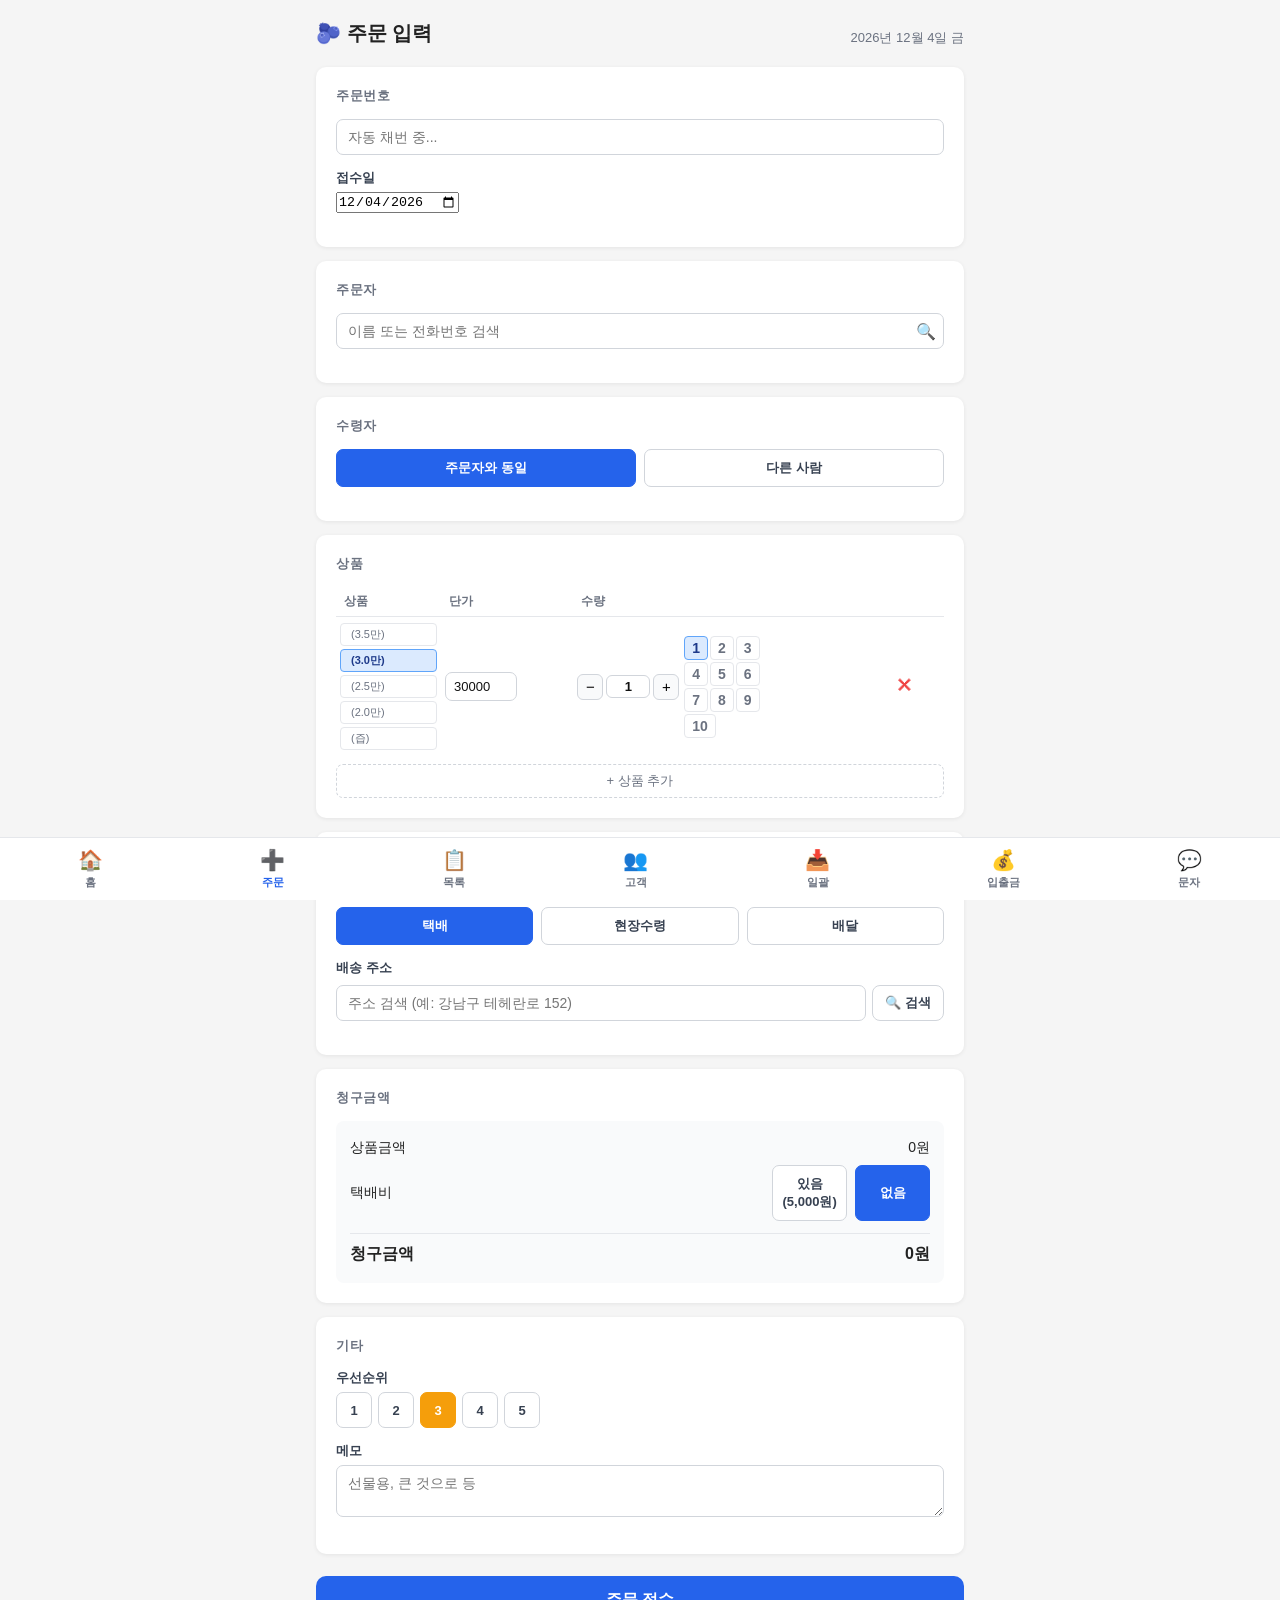
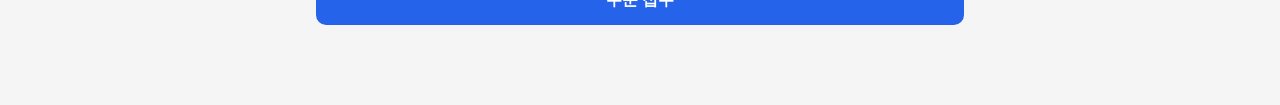
<file: order-new.html>
<!DOCTYPE html>
<html lang="ko">
<head>
<meta charset="UTF-8">
<link rel="icon" type="image/svg+xml" href="favicon.svg">
<meta name="viewport" content="width=device-width, initial-scale=1.0">
<title>주문 입력 — bb</title>
<link rel="stylesheet" href="style.css">
</head>
<body>
<div class="wrap">

  <div style="display:flex;justify-content:space-between;align-items:flex-end;margin-bottom:20px">
    <h1 style="font-size:20px;font-weight:700">🫐 주문 입력</h1>
    <span style="font-size:13px;color:#6b7280" id="input-date"></span>
  </div>

  <!-- 주문번호 -->
  <div class="card">
    <h2>주문번호</h2>
    <div class="field">
      <input type="text" id="order-no" placeholder="자동 채번 중...">
      <div class="order-no-msg" id="order-no-msg"></div>
    </div>
    <div class="field" style="margin-top:10px">
      <label>접수일</label>
      <input type="date" id="order-date">
    </div>
  </div>

  <!-- 주문자 -->
  <div class="card">
    <h2>주문자</h2>
    <div class="field" id="orderer-search-wrap">
      <div class="search-box">
        <input type="text" id="orderer-input" placeholder="이름 또는 전화번호 검색" autocomplete="off">
        <button class="search-btn" id="orderer-search-btn">🔍</button>
        <div class="dropdown" id="orderer-dropdown" style="display:none"></div>
      </div>
      <div id="orderer-inline-form"></div>
    </div>
    <div id="orderer-selected" style="display:none"></div>
  </div>

  <!-- 수령자 -->
  <div class="card">
    <h2>수령자</h2>
    <div class="field">
      <div class="toggle-row">
        <button class="toggle-btn active" id="recip-same">주문자와 동일</button>
        <button class="toggle-btn" id="recip-diff">다른 사람</button>
      </div>
    </div>
    <div id="recipient-wrap" style="display:none">
      <div class="field" id="recipient-search-field">
        <div class="search-box">
          <input type="text" id="recipient-input" placeholder="이름 또는 전화번호 검색" autocomplete="off">
          <button class="search-btn" id="recipient-search-btn">🔍</button>
          <div class="dropdown" id="recipient-dropdown" style="display:none"></div>
        </div>
        <div id="recipient-inline-form"></div>
      </div>
      <div id="recipient-selected" style="display:none"></div>
    </div>
  </div>

  <!-- 상품 -->
  <div class="card">
    <h2>상품</h2>
    <table class="items-table">
      <thead><tr><th>상품</th><th>단가</th><th>수량</th><th></th></tr></thead>
      <tbody id="items-body"></tbody>
    </table>
    <button class="btn-add-dashed" id="btn-add-item">+ 상품 추가</button>
  </div>

  <!-- 배송 -->
  <div class="card">
    <h2>배송</h2>
    <div class="field">
      <label>배송 방법</label>
      <div class="toggle-row">
        <button class="toggle-btn active" data-delivery="택배">택배</button>
        <button class="toggle-btn" data-delivery="현장수령">현장수령</button>
        <button class="toggle-btn" data-delivery="배달">배달</button>
      </div>
    </div>
    <div id="address-wrap">
      <div class="field">
        <label>배송 주소</label>
        <div id="address-list"></div>
        <div class="field" style="margin-top:8px">
          <div style="display:flex;gap:6px">
            <input type="text" id="new-address-input" placeholder="주소 검색 (예: 강남구 테헤란로 152)">
            <button class="btn btn-outline" id="btn-geocode-search" style="white-space:nowrap;padding:7px 12px">🔍 검색</button>
          </div>
          <div id="geocode-results" style="display:none;margin-top:6px;border:1px solid #e5e7eb;border-radius:8px;overflow:hidden;background:#fff"></div>
          <div id="address-detail-wrap" style="display:none;margin-top:6px">
            <div style="padding:7px 10px;background:#f8fafc;border:1px solid #e5e7eb;border-radius:7px;font-size:13px;color:#374151;margin-bottom:6px" id="address-base-display"></div>
            <input type="text" id="address-detail-input" placeholder="동/호수 등 세부주소 입력" style="width:100%;margin-bottom:6px">
          </div>
          <button class="btn-add-dashed" id="btn-add-address" style="margin-top:6px;display:none">+ 이 주소로 등록</button>
        </div>
      </div>
    </div>
  </div>

  <!-- 금액 -->
  <div class="card">
    <h2>청구금액</h2>
    <div class="amount-box">
      <div class="amount-row"><span>상품금액</span><span id="sum-items">0원</span></div>
      <div class="amount-row">
        <span>택배비</span>
        <div class="toggle-row" style="margin:0">
          <button class="toggle-btn" id="shipping-on">있음 (5,000원)</button>
          <button class="toggle-btn active" id="shipping-off">없음</button>
        </div>
        <input type="hidden" id="shipping-fee" value="0">
      </div>
      <div class="amount-row total"><span>청구금액</span><span id="sum-total">0원</span></div>
    </div>
  </div>

  <!-- 기타 -->
  <div class="card">
    <h2>기타</h2>
    <div class="field">
      <label>우선순위</label>
      <div class="priority-row">
        <button class="priority-btn" data-p="1">1</button>
        <button class="priority-btn" data-p="2">2</button>
        <button class="priority-btn active" data-p="3">3</button>
        <button class="priority-btn" data-p="4">4</button>
        <button class="priority-btn" data-p="5">5</button>
      </div>
    </div>
    <div class="field" style="margin-top:14px">
      <label>메모</label>
      <textarea id="memo" rows="2" placeholder="선물용, 큰 것으로 등"></textarea>
    </div>
  </div>

  <button class="btn-submit" id="btn-submit">주문 접수</button>
</div>

<script src="config.js"></script>
<script src="common.js"></script>
<script src="nav.js"></script>
<script>
const API = BB_CONFIG.API;
const PRODUCTS = BB_CONFIG.PRODUCTS;

let orderer = null;
let recipient = null;
let recipientSame = true;
let deliveryType = '택배';
let selectedAddressId = null;
let activeAddressCustomerId = null; // 현재 주소목록이 표시 중인 고객 ID
let priority = 3;
let items = [];
let orderNoValid = true;

// ── 입력일 ────────────────────────────────────────────
document.getElementById('input-date').textContent =
  new Date().toLocaleDateString('ko-KR', { year: 'numeric', month: 'long', day: 'numeric', weekday: 'short' });

// ── 접수일 기본값 (오늘) ──────────────────────────────
document.getElementById('order-date').value =
  new Date().toISOString().slice(0, 10);

// ── 주문번호 ──────────────────────────────────────────
const orderNoChecker = setupOrderNoCheck('order-no', 'order-no-msg');
fetchNextOrderNo('order-no').then(() => { orderNoChecker.setValid(true); });

document.getElementById('order-no').addEventListener('input', () => {
  orderNoValid = false;
});
document.getElementById('order-no').addEventListener('blur', () => {
  // setupOrderNoCheck 내부에서 valid 관리
  setTimeout(() => { orderNoValid = orderNoChecker.isValid(); }, 500);
});

// 주소목록을 올바른 고객(수령자 다름→recipient, 동일→orderer)에서 로드
async function refreshAddresses() {
  if (deliveryType === '현장수령') return;
  // 수령자 다름이고 recipient가 선택된 경우만 주소 로드
  // 수령자 동일(recipientSame)이면 orderer 주소 로드
  const target = (!recipientSame && recipient) ? recipient : (recipientSame && orderer) ? orderer : null;
  if (!target) { document.getElementById('address-list').innerHTML = ''; selectedAddressId = null; return; }
  activeAddressCustomerId = target.id;
  await loadAddresses(target.id, (id) => { selectedAddressId = id; });
}

// ── 주문자 ────────────────────────────────────────────
setupSearch('orderer-input', 'orderer-search-btn', 'orderer-dropdown', 'orderer-inline-form', async (c) => {
  orderer = c;
  document.getElementById('orderer-search-wrap').style.display = 'none';
  renderSelectedCustomer('orderer-selected', c, () => {
    orderer = null;
    document.getElementById('orderer-search-wrap').style.display = '';
    document.getElementById('orderer-selected').style.display = 'none';
    document.getElementById('address-list').innerHTML = '';
    selectedAddressId = null;
  });
  await refreshAddresses();
});

// ── 수령자 ────────────────────────────────────────────
setupSearch('recipient-input', 'recipient-search-btn', 'recipient-dropdown', 'recipient-inline-form', async (c) => {
  recipient = c;
  document.getElementById('recipient-search-field').style.display = 'none';
  renderSelectedCustomer('recipient-selected', c, () => {
    recipient = null;
    document.getElementById('recipient-search-field').style.display = '';
    document.getElementById('recipient-selected').style.display = 'none';
    refreshAddresses();
  });
  await refreshAddresses();
});

document.getElementById('recip-same').addEventListener('click', () => {
  recipientSame = true;
  document.getElementById('recip-same').classList.add('active');
  document.getElementById('recip-diff').classList.remove('active');
  document.getElementById('recipient-wrap').style.display = 'none';
  refreshAddresses();
});
document.getElementById('recip-diff').addEventListener('click', () => {
  recipientSame = false;
  document.getElementById('recip-diff').classList.add('active');
  document.getElementById('recip-same').classList.remove('active');
  document.getElementById('recipient-wrap').style.display = '';
  refreshAddresses();
});

// ── 주소 Geocoding 검색 ───────────────────────────────
let geocodedAddress = null;

async function runGeocodeSearch() {
  const q = document.getElementById('new-address-input').value.trim();
  if (!q) return;
  const resultsEl = document.getElementById('geocode-results');
  const addBtn    = document.getElementById('btn-add-address');
  resultsEl.innerHTML = '<div style="padding:10px;font-size:13px;color:#6b7280">검색 중...</div>';
  resultsEl.style.display = '';
  addBtn.style.display = 'none';
  geocodedAddress = null;

  const res  = await fetch(`${API}/api/geocode?query=${encodeURIComponent(q)}`);
  const data = await res.json();
  const list = data.addresses || [];

  if (!list.length) {
    resultsEl.innerHTML = '<div style="padding:10px;font-size:13px;color:#dc2626">⚠️ 주소를 찾을 수 없습니다. 다시 입력해 주세요.</div>';
    return;
  }

  resultsEl.innerHTML = list.map((a, i) => `
    <div class="geocode-item" data-idx="${i}" style="padding:9px 12px;cursor:pointer;border-bottom:1px solid #f3f4f6;font-size:13px">
      <div style="font-weight:600;color:#111">${a.roadAddress || a.jibunAddress}</div>
      ${a.roadAddress && a.jibunAddress ? `<div style="font-size:11px;color:#9ca3af;margin-top:2px">${a.jibunAddress}</div>` : ''}
    </div>`).join('');

  resultsEl.querySelectorAll('.geocode-item').forEach(item => {
    item.addEventListener('mouseenter', () => item.style.background = '#f9fafb');
    item.addEventListener('mouseleave', () => item.style.background = '');
    item.addEventListener('click', () => {
      const a = list[+item.dataset.idx];
      geocodedAddress = a.roadAddress || a.jibunAddress;
      resultsEl.style.display = 'none';
      document.getElementById('address-base-display').textContent = geocodedAddress;
      document.getElementById('address-detail-wrap').style.display = '';
      document.getElementById('address-detail-input').value = '';
      document.getElementById('address-detail-input').focus();
      addBtn.style.display = '';
    });
  });
}

document.getElementById('btn-geocode-search').addEventListener('click', runGeocodeSearch);
document.getElementById('new-address-input').addEventListener('keydown', e => {
  if (e.key === 'Enter') { e.preventDefault(); runGeocodeSearch(); }
});

// ── 주소 추가 ─────────────────────────────────────────
document.getElementById('btn-add-address').addEventListener('click', async () => {
  const detail = document.getElementById('address-detail-input').value.trim();
  const val = geocodedAddress ? (detail ? geocodedAddress + ', ' + detail : geocodedAddress) : '';
  if (!val || !activeAddressCustomerId) { showToast('주문자 또는 수령자를 먼저 선택하세요'); return; }
  await fetch(`${API}/api/addresses`, {
    method: 'POST',
    headers: { 'Content-Type': 'application/json' },
    body: JSON.stringify({ customer_id: activeAddressCustomerId, address: val, is_default: 0 })
  });
  document.getElementById('new-address-input').value = '';
  document.getElementById('address-detail-input').value = '';
  document.getElementById('address-detail-wrap').style.display = 'none';
  document.getElementById('btn-add-address').style.display = 'none';
  geocodedAddress = null;
  await loadAddresses(activeAddressCustomerId, (id) => { selectedAddressId = id; });
  showToast('주소 추가됨');
});

// ── 배송방법 ──────────────────────────────────────────
document.querySelectorAll('[data-delivery]').forEach(btn => {
  btn.addEventListener('click', () => {
    document.querySelectorAll('[data-delivery]').forEach(b => b.classList.remove('active'));
    btn.classList.add('active');
    deliveryType = btn.dataset.delivery;
    document.getElementById('address-wrap').style.display = deliveryType !== '현장수령' ? '' : 'none';
    autoShipping(items, deliveryType);
  });
});

// ── 상품 ──────────────────────────────────────────────
function addItem() {
  items.push({ product: PRODUCTS[1].name, unit_price: PRODUCTS[1].price, qty: 1 });
  renderItems(items, () => {
    calcAmount(items);
    autoShipping(items, deliveryType);
  });
}

document.getElementById('btn-add-item').addEventListener('click', addItem);
document.getElementById('shipping-on').addEventListener('click', () => {
  document.getElementById('shipping-on').classList.add('active');
  document.getElementById('shipping-off').classList.remove('active');
  document.getElementById('shipping-fee').value = 5000;
  calcAmount(items);
});
document.getElementById('shipping-off').addEventListener('click', () => {
  document.getElementById('shipping-off').classList.add('active');
  document.getElementById('shipping-on').classList.remove('active');
  document.getElementById('shipping-fee').value = 0;
  calcAmount(items);
});
addItem();

// ── 우선순위 ──────────────────────────────────────────
document.querySelectorAll('.priority-btn').forEach(btn => {
  btn.addEventListener('click', () => {
    document.querySelectorAll('.priority-btn').forEach(b => b.classList.remove('active'));
    btn.classList.add('active');
    priority = +btn.dataset.p;
  });
});

// ── 제출 ──────────────────────────────────────────────
document.getElementById('btn-submit').addEventListener('click', async () => {
  const orderNo = document.getElementById('order-no').value.trim();
  if (!orderNo)          { showToast('주문번호를 입력하세요'); return; }
  if (!orderNoChecker.isValid()) { showToast('⚠️ 중복된 주문번호입니다'); return; }
  if (!orderer)          { showToast('주문자를 선택하세요'); return; }
  if (!recipientSame && !recipient) { showToast('수령자를 선택하세요'); return; }
  if (!items.length)     { showToast('상품을 추가하세요'); return; }
  if (deliveryType !== '현장수령' && !selectedAddressId) { showToast('배송 주소를 선택하세요'); return; }

  // 최종 중복 확인
  const checkRes = await fetch(`${API}/api/orders/check-no?order_no=${encodeURIComponent(orderNo)}`);
  const checkData = await checkRes.json();
  if (checkData.exists) { showToast('⚠️ 중복된 주문번호입니다'); return; }

  const btn = document.getElementById('btn-submit');
  btn.disabled = true;
  btn.textContent = '저장 중...';

  const body = {
    order_no:      orderNo,
    orderer_id:    orderer.id,
    recipient_id:  recipientSame ? null : recipient?.id,
    address_id:    deliveryType !== '현장수령' ? selectedAddressId : null,
    delivery_type: deliveryType,
    priority,
    memo:          document.getElementById('memo').value,
    items,
    shipping_fee:  +document.getElementById('shipping-fee').value || 0,
    created_at:    document.getElementById('order-date').value,
  };

  try {
    const res = await fetch(`${API}/api/orders`, {
      method: 'POST',
      headers: { 'Content-Type': 'application/json' },
      body: JSON.stringify(body)
    });
    const data = await res.json();
    if (data.id) {
      showToast(`✅ ${data.order_no} 접수 완료`);
      setTimeout(() => { window.location.href = 'order-list.html'; }, 1200);
    } else {
      showToast('오류: ' + (data.error || '알 수 없는 오류'));
      btn.disabled = false;
      btn.textContent = '주문 접수';
    }
  } catch (e) {
    showToast('오류: ' + e.message);
    btn.disabled = false;
    btn.textContent = '주문 접수';
  }
});

// ── 주문 복사 (copy_from) ─────────────────────────────
(async () => {
  const copyId = new URLSearchParams(location.search).get('copy_from');
  if (!copyId) return;

  const res = await fetch(`${API}/api/orders/${copyId}`);
  const src = await res.json();

  // 주문자
  orderer = { id: src.orderer_id, name: src.orderer_name, phone: src.orderer_phone };
  document.getElementById('orderer-search-wrap').style.display = 'none';
  renderSelectedCustomer('orderer-selected', orderer, () => {
    orderer = null;
    document.getElementById('orderer-search-wrap').style.display = '';
    document.getElementById('orderer-selected').style.display = 'none';
    document.getElementById('address-list').innerHTML = '';
    selectedAddressId = null;
  });

  // 수령자
  if (src.recipient_id) {
    recipientSame = false;
    recipient = { id: src.recipient_id, name: src.recipient_name, phone: src.recipient_phone };
    document.getElementById('recip-same').classList.remove('active');
    document.getElementById('recip-diff').classList.add('active');
    document.getElementById('recipient-wrap').style.display = '';
    document.getElementById('recipient-search-field').style.display = 'none';
    renderSelectedCustomer('recipient-selected', recipient, () => {
      recipient = null;
      document.getElementById('recipient-search-field').style.display = '';
      document.getElementById('recipient-selected').style.display = 'none';
      refreshAddresses();
    });
  }

  // 배송방법
  deliveryType = src.delivery_type;
  document.querySelectorAll('[data-delivery]').forEach(b => {
    b.classList.toggle('active', b.dataset.delivery === deliveryType);
  });
  document.getElementById('address-wrap').style.display = deliveryType !== '현장수령' ? '' : 'none';

  // 주소
  await refreshAddresses();
  if (src.address_id) {
    selectedAddressId = src.address_id;
    document.querySelectorAll('.addr-item').forEach(el => {
      el.classList.toggle('selected', +el.dataset.id === src.address_id);
    });
  }

  // 상품
  items = src.items.map(i => ({ product: i.product, unit_price: i.unit_price, qty: i.qty }));
  renderItems(items, () => { calcAmount(items); autoShipping(items, deliveryType); });
  calcAmount(items);
  autoShipping(items, deliveryType);

  // 메모·우선순위
  document.getElementById('memo').value = src.memo || '';
  priority = src.priority || 3;
  document.querySelectorAll('.priority-btn').forEach(b => {
    b.classList.toggle('active', +b.dataset.p === priority);
  });
})();
</script>
</body>
</html>
</file>
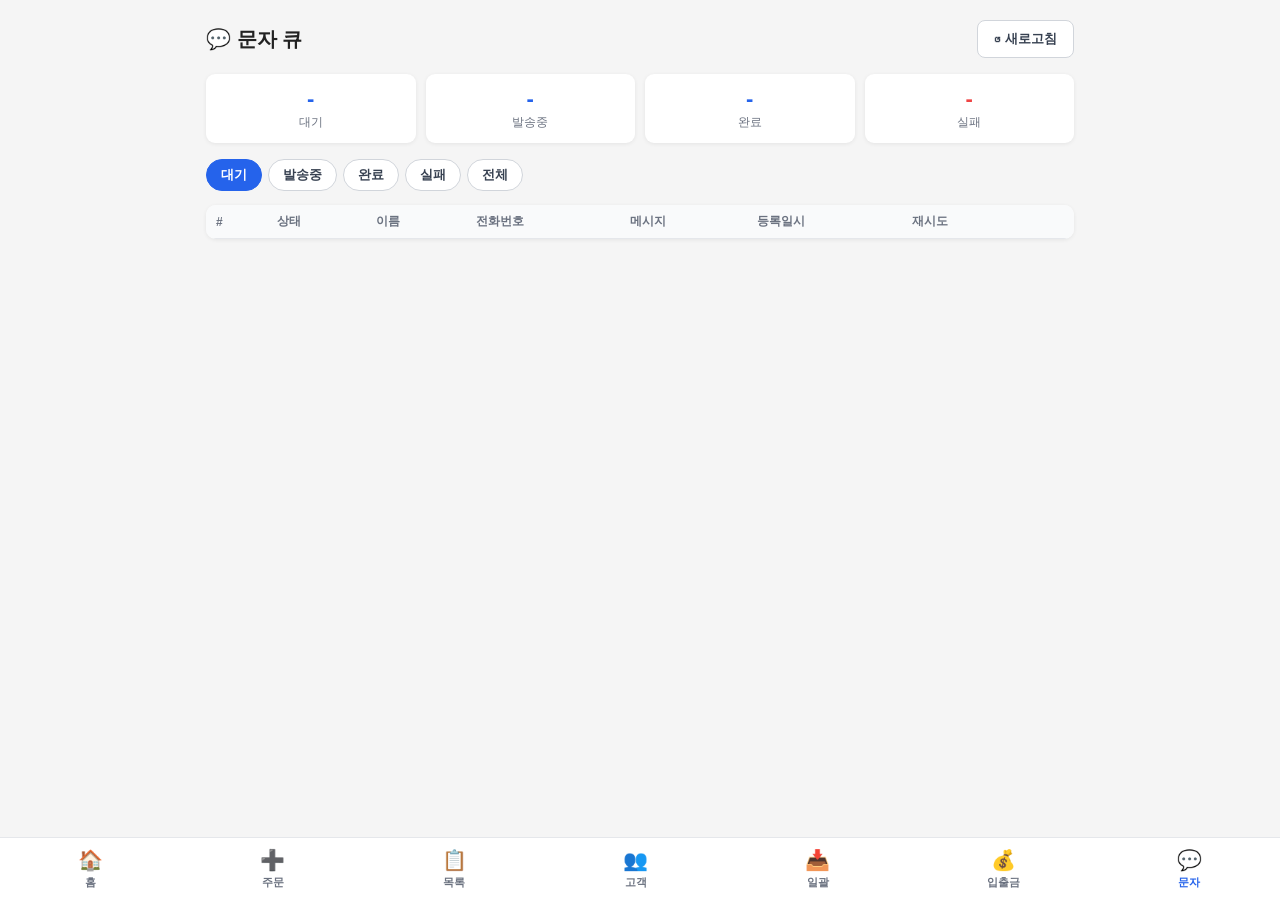
<file: sms-queue.html>
<!DOCTYPE html>
<html lang="ko">
<head>
<meta charset="UTF-8">
<link rel="icon" type="image/svg+xml" href="favicon.svg">
<meta name="viewport" content="width=device-width, initial-scale=1.0">
<title>문자 큐 — bb</title>
<link rel="stylesheet" href="style.css">
<style>
  .wrap { max-width: 900px; }
  .top { display: flex; justify-content: space-between; align-items: center; margin-bottom: 16px; }

  .tbl-wrap { overflow-x: auto; }
  table { width: 100%; border-collapse: collapse; font-size: 13px; }
  th { background: #f9fafb; padding: 8px 10px; text-align: left; font-size: 12px;
       color: #6b7280; border-bottom: 1px solid #e5e7eb; white-space: nowrap; }
  td { padding: 9px 10px; border-bottom: 1px solid #f3f4f6; vertical-align: top; }
  tr:hover td { background: #fafbff; }

  .msg-cell { width: 180px; max-width: 180px; font-size: 13px; line-height: 1.5; color: #374151; word-break: break-all; }
  .phone-cell { white-space: nowrap; font-size: 14px; font-weight: 600; color: #374151; width: 130px; }
  .name-cell { white-space: nowrap; font-size: 14px; font-weight: 700; color: #111; width: 100px; }
  .date-cell { white-space: nowrap; font-size: 12px; color: #9ca3af; }
  .action-cell { white-space: nowrap; }

  .btn-sm { padding: 4px 10px; font-size: 12px; border-radius: 6px; border: 1px solid;
             cursor: pointer; font-weight: 600; }
  .btn-edit { background: #fff; border-color: #d1d5db; color: #374151; }
  .btn-edit:hover { background: #f3f4f6; }
  .btn-del  { background: #fff; border-color: #fca5a5; color: #dc2626; }
  .btn-del:hover { background: #fee2e2; }

  /* 모달 */
  .modal-bg { position: fixed; inset: 0; background: rgba(0,0,0,.45); z-index: 200;
              display: flex; align-items: center; justify-content: center; }
  .modal-box { background: #fff; border-radius: 14px; padding: 28px 24px;
               width: 100%; max-width: 480px; box-shadow: 0 8px 32px rgba(0,0,0,.18); }
  .modal-box h3 { font-size: 16px; font-weight: 700; margin-bottom: 16px; }
  .modal-box label { font-size: 12px; color: #6b7280; font-weight: 600; display: block; margin-bottom: 4px; }
  .modal-box input, .modal-box textarea {
    width: 100%; padding: 8px 10px; border: 1px solid #d1d5db; border-radius: 8px;
    font-size: 13px; font-family: inherit; box-sizing: border-box;
  }
  .modal-box textarea { height: 120px; resize: vertical; }
  .modal-box input:focus, .modal-box textarea:focus { outline: none; border-color: #2563eb; }
  .modal-btns { display: flex; gap: 8px; justify-content: flex-end; margin-top: 18px; }

  .badge-대기    { background: #fef9c3; color: #854d0e; border: 1px solid #fde047; }
  .badge-발송중  { background: #dcfce7; color: #15803d; border: 1px solid #86efac; }
  .badge-완료    { background: #dbeafe; color: #1d4ed8; border: 1px solid #93c5fd; }
  .badge-실패    { background: #fee2e2; color: #991b1b; border: 1px solid #fca5a5; }

  tr.sms-selected td { background: #eff6ff !important; }
  tr.drag-over td { background: #dbeafe !important; }

  /* 일괄삭제 바 */
  #sms-bulk-bar {
    position: fixed; bottom: 56px; left: 50%; transform: translateX(-50%);
    background: #1e293b; color: #fff; border-radius: 12px;
    padding: 10px 16px; display: flex; align-items: center; gap: 12px;
    box-shadow: 0 4px 20px rgba(0,0,0,.3); z-index: 150;
    font-size: 13px; font-weight: 600; white-space: nowrap;
    transition: opacity .2s, transform .2s;
  }
  #sms-bulk-bar.hidden { opacity: 0; pointer-events: none; transform: translateX(-50%) translateY(12px); }
  #sms-bulk-bar .bar-count { color: #93c5fd; }
  #sms-bulk-bar .btn-del-bulk { padding: 6px 14px; border-radius: 8px; border: none;
    background: #dc2626; color: #fff; font-size: 13px; font-weight: 700; cursor: pointer; }
  #sms-bulk-bar .btn-del-bulk:hover { background: #b91c1c; }
  #sms-bulk-bar .btn-cancel { background: none; border: none; color: #64748b; font-size: 18px; cursor: pointer; padding: 0 4px; }
</style>
</head>
<body>
<div class="wrap">
  <div class="top">
    <h1 style="font-size:20px;font-weight:700">💬 문자 큐</h1>
    <button class="btn btn-outline" id="btn-refresh">↺ 새로고침</button>
  </div>

  <div class="summary">
    <div class="summary-card"><div class="num" id="cnt-대기">-</div><div class="label">대기</div></div>
    <div class="summary-card"><div class="num" id="cnt-발송중">-</div><div class="label">발송중</div></div>
    <div class="summary-card"><div class="num" id="cnt-완료">-</div><div class="label">완료</div></div>
    <div class="summary-card"><div class="num" id="cnt-실패" style="color:#ef4444">-</div><div class="label">실패</div></div>
  </div>

  <div class="filter-row">
    <button class="filter-btn active" data-filter="대기">대기</button>
    <button class="filter-btn" data-filter="발송중">발송중</button>
    <button class="filter-btn" data-filter="완료">완료</button>
    <button class="filter-btn" data-filter="실패">실패</button>
    <button class="filter-btn" data-filter="">전체</button>
  </div>

  <div class="card" style="padding:0;overflow:hidden">
    <div class="tbl-wrap">
      <table>
        <thead>
          <tr>
            <th>#</th>
            <th>상태</th>
            <th>이름</th>
            <th>전화번호</th>
            <th>메시지</th>
            <th>등록일시</th>
            <th>재시도</th>
            <th></th>
          </tr>
        </thead>
        <tbody id="sms-tbody"></tbody>
      </table>
    </div>
  </div>

  <div id="empty-msg" style="display:none" class="empty">해당하는 문자가 없습니다</div>
</div>

<div id="sms-bulk-bar" class="hidden">
  <span class="bar-count" id="sms-bar-count">0건 선택</span>
  <button class="btn-del-bulk" id="btn-sms-bulk-del">🗑 일괄삭제</button>
  <button class="btn-cancel" id="btn-sms-bulk-cancel">✕</button>
</div>

<!-- 수정 모달 -->
<div class="modal-bg" id="modal-bg" style="display:none">
  <div class="modal-box">
    <h3>✏️ 문자 수정</h3>
    <div style="margin-bottom:12px">
      <label>전화번호</label>
      <input type="text" id="modal-phone">
    </div>
    <div style="margin-bottom:4px">
      <label>메시지</label>
      <textarea id="modal-msg"></textarea>
    </div>
    <div class="modal-btns">
      <button class="btn btn-outline" id="modal-cancel">취소</button>
      <button class="btn btn-primary" id="modal-save">저장</button>
    </div>
  </div>
</div>

<script src="config.js"></script>
<script src="common.js"></script>
<script src="nav.js"></script>
<script>
const API = BB_CONFIG.API;
let allItems = [];
let currentFilter = '대기';
let editingId = null;

async function load() {
  const res = await fetch(`${API}/api/sms-queue`);
  allItems = await res.json();
  updateSummary();
  renderTable();
}

function updateSummary() {
  ['대기','발송중','완료','실패'].forEach(s => {
    document.getElementById('cnt-' + s).textContent = allItems.filter(i => i.status === s).length;
  });
}

function getFiltered() {
  if (!currentFilter) return allItems;
  return allItems.filter(i => i.status === currentFilter);
}

function renderTable() {
  const filtered = getFiltered();
  const tbody = document.getElementById('sms-tbody');
  const empty = document.getElementById('empty-msg');

  if (!filtered.length) {
    tbody.innerHTML = '';
    empty.style.display = '';
    return;
  }
  empty.style.display = 'none';
  tbody.innerHTML = '';

  filtered.forEach(item => {
    const tr = document.createElement('tr');
    tr.dataset.id = item.id;
    tr.innerHTML = `
      <td style="color:#9ca3af">${item.id}</td>
      <td><span class="badge badge-${item.status}">${item.status}</span></td>
      <td class="name-cell">${item.customer_name || '-'}</td>
      <td class="phone-cell">${formatPhone(item.phone)}</td>
      <td class="msg-cell">${item.message}</td>
      <td class="date-cell">${(item.created_at || '').slice(0, 16)}</td>
      <td style="font-size:12px;color:#9ca3af;text-align:center">${item.retry_count}</td>
      <td class="action-cell">
        <button class="btn-sm btn-edit" data-id="${item.id}">수정</button>
        <button class="btn-sm btn-del"  data-id="${item.id}" style="margin-left:4px">삭제</button>
      </td>`;

    tr.querySelector('.btn-edit').addEventListener('click', () => openModal(item));
    tr.querySelector('.btn-del').addEventListener('click', () => deleteItem(item.id));
    tbody.appendChild(tr);
  });
}

// ── 수정 모달 ─────────────────────────────────────────
function openModal(item) {
  editingId = item.id;
  document.getElementById('modal-phone').value = item.phone;
  document.getElementById('modal-msg').value   = item.message;
  document.getElementById('modal-bg').style.display = 'flex';
}

function closeModal() {
  editingId = null;
  document.getElementById('modal-bg').style.display = 'none';
}

document.getElementById('modal-cancel').addEventListener('click', closeModal);
document.getElementById('modal-bg').addEventListener('click', e => {
  if (e.target === document.getElementById('modal-bg')) closeModal();
});

document.getElementById('modal-save').addEventListener('click', async () => {
  const phone   = document.getElementById('modal-phone').value.trim();
  const message = document.getElementById('modal-msg').value.trim();
  if (!phone || !message) { showToast('전화번호와 메시지를 입력하세요'); return; }

  await fetch(`${API}/api/sms-queue/${editingId}`, {
    method: 'PUT',
    headers: { 'Content-Type': 'application/json' },
    body: JSON.stringify({ phone, message })
  });
  showToast('✅ 수정됨');
  closeModal();
  await load();
});

// ── 삭제 ──────────────────────────────────────────────
async function deleteItem(id) {
  if (!confirm('이 문자를 삭제할까요?')) return;
  await fetch(`${API}/api/sms-queue/${id}`, { method: 'DELETE' });
  showToast('삭제됨');
  await load();
}

// ── 필터 ──────────────────────────────────────────────
document.querySelectorAll('.filter-btn').forEach(btn => {
  btn.addEventListener('click', () => {
    document.querySelectorAll('.filter-btn').forEach(b => b.classList.remove('active'));
    btn.classList.add('active');
    currentFilter = btn.dataset.filter;
    renderTable();
  });
});

document.getElementById('btn-refresh').addEventListener('click', load);

// ── 드래그 선택 ───────────────────────────────────────
let dragStartIdx = null;
let isDragging = false;
let selectedIds = new Set();

function getRows() { return [...document.querySelectorAll('#sms-tbody tr')]; }

function applySelection() {
  getRows().forEach(tr => {
    const id = +tr.dataset.id;
    tr.classList.toggle('sms-selected', selectedIds.has(id));
  });
  const bar = document.getElementById('sms-bulk-bar');
  if (selectedIds.size) {
    bar.classList.remove('hidden');
    document.getElementById('sms-bar-count').textContent = `${selectedIds.size}건 선택`;
  } else {
    bar.classList.add('hidden');
  }
}

function clearSelection() {
  selectedIds.clear();
  applySelection();
}

document.getElementById('sms-tbody').addEventListener('mousedown', e => {
  const tr = e.target.closest('tr');
  if (!tr || e.target.closest('button')) return;
  isDragging = true;
  dragStartIdx = getRows().indexOf(tr);
  // 클릭만이면 토글
  const id = +tr.dataset.id;
  if (selectedIds.has(id)) selectedIds.delete(id);
  else selectedIds.add(id);
  applySelection();
  e.preventDefault();
});

document.getElementById('sms-tbody').addEventListener('mouseover', e => {
  if (!isDragging) return;
  const tr = e.target.closest('tr');
  if (!tr) return;
  const rows = getRows();
  const endIdx = rows.indexOf(tr);
  const [from, to] = dragStartIdx <= endIdx ? [dragStartIdx, endIdx] : [endIdx, dragStartIdx];
  rows.forEach((row, i) => {
    const id = +row.dataset.id;
    if (i >= from && i <= to) selectedIds.add(id);
  });
  applySelection();
});

document.addEventListener('mouseup', () => { isDragging = false; });

document.getElementById('btn-sms-bulk-del').addEventListener('click', async () => {
  if (!selectedIds.size) return;
  if (!confirm(`${selectedIds.size}건을 삭제할까요?`)) return;
  const btn = document.getElementById('btn-sms-bulk-del');
  btn.disabled = true;
  for (const id of selectedIds) {
    await fetch(`${API}/api/sms-queue/${id}`, { method: 'DELETE' });
  }
  showToast(`🗑 ${selectedIds.size}건 삭제됨`);
  clearSelection();
  await load();
  btn.disabled = false;
});

document.getElementById('btn-sms-bulk-cancel').addEventListener('click', clearSelection);

load();
</script>
</body>
</html>
</file>
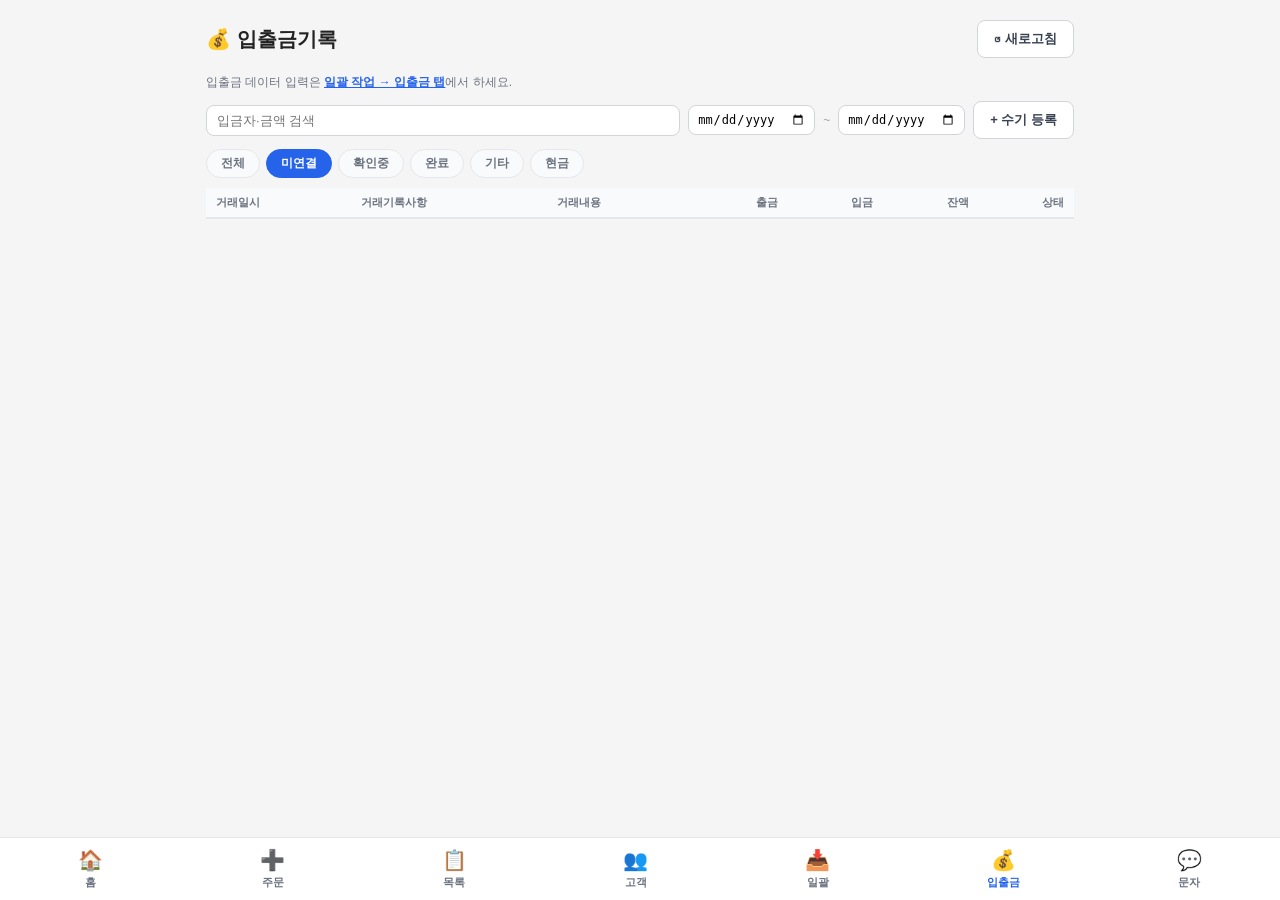
<file: transactions.html>
<!DOCTYPE html>
<html lang="ko">
<head>
<meta charset="UTF-8">
<link rel="icon" type="image/svg+xml" href="favicon.svg">
<meta name="viewport" content="width=device-width, initial-scale=1.0">
<title>입출금기록 — bb</title>
<link rel="stylesheet" href="style.css">
<style>
  .wrap { max-width: 900px; }
  .top { display: flex; justify-content: space-between; align-items: center; margin-bottom: 16px; }

  /* 붙여넣기 영역 */
  .paste-area { margin-bottom: 16px; }
  .paste-area textarea {
    width: 100%; height: 100px; padding: 10px; font-size: 12px; font-family: monospace;
    border: 2px dashed #d1d5db; border-radius: 10px; resize: vertical; box-sizing: border-box;
  }
  .paste-area textarea:focus { outline: none; border-color: #2563eb; }
  .paste-btns { display: flex; gap: 8px; margin-top: 6px; }

  /* 테이블 목록 */
  .txn-table { width: 100%; border-collapse: collapse; }
  .txn-table thead th {
    font-size: 11px; font-weight: 700; color: #6b7280;
    padding: 7px 10px; border-bottom: 2px solid #e5e7eb;
    text-align: right; background: #f9fafb; white-space: nowrap;
  }
  .txn-table thead th:first-child,
  .txn-table thead th:nth-child(2),
  .txn-table thead th:nth-child(3) { text-align: left; }
  .txn-table tbody tr { border-bottom: 1px solid #f3f4f6; cursor: pointer; }
  .txn-table tbody tr:hover { background: #f9fafb; }
  .txn-table tbody tr.withdraw-row { background: #fafafa; }
  .txn-table tbody tr.withdraw-row:hover { background: #f3f4f6; }
  .txn-table td { padding: 9px 10px; font-size: 13px; vertical-align: middle; }
  .txn-date { font-size: 11px; color: #9ca3af; white-space: nowrap; }
  .txn-memo { font-weight: 700; }
  .txn-desc { font-size: 11px; color: #9ca3af; }
  .txn-amount { font-size: 14px; font-weight: 800; text-align: right; white-space: nowrap; }
  .txn-amount.deposit { color: #15803d; }
  .txn-amount.withdraw { color: #dc2626; }
  .txn-balance { font-size: 12px; color: #374151; text-align: right; white-space: nowrap; }
  .txn-status-td { text-align: center; }
  /* 서브 패널 — spans full row */
  .txn-sub-tr td { padding: 0; }
  .txn-sub-tr { display: none; }
  .txn-sub-tr.open { display: table-row; }

  .link-badge {
    font-size: 11px; font-weight: 700; padding: 2px 8px; border-radius: 99px;
    white-space: nowrap; flex-shrink: 0;
  }
  .badge-완료  { background: #dcfce7; color: #15803d; border: 1px solid #86efac; }
  .badge-확인중 { background: #fef9c3; color: #854d0e; border: 1px solid #fde047; }
  .badge-미연결 { background: #fee2e2; color: #991b1b; border: 1px solid #fca5a5; }
  .badge-기타  { background: #f3f4f6; color: #6b7280; border: 1px solid #d1d5db; }

  /* 서브 패널 */
  .txn-sub { border-top: 1px solid #f3f4f6; padding: 10px 14px; }

  .link-row {
    display: flex; align-items: center; gap: 8px;
    padding: 5px 0; border-bottom: 1px solid #f3f4f6; font-size: 13px;
  }
  .link-row:last-child { border-bottom: none; }
  .link-order-no { font-weight: 700; color: #1d4ed8; min-width: 100px; }
  .link-name { color: #6b7280; flex: 1; }
  .link-amount { font-weight: 700; color: #15803d; white-space: nowrap; }
  .link-del { background: none; border: none; color: #fca5a5; cursor: pointer; font-size: 14px; padding: 0 4px; }
  .link-del:hover { color: #dc2626; }

  .unallocated {
    display: flex; align-items: center; justify-content: space-between;
    margin-top: 8px; padding: 6px 10px; border-radius: 7px;
    background: #fef9c3; font-size: 13px; font-weight: 700; color: #854d0e;
  }
  .unallocated.zero { background: #dcfce7; color: #15803d; }

  .sub-actions { display: flex; gap: 6px; margin-top: 10px; }

  .admin-memo-wrap { margin-top: 8px; display: flex; gap: 6px; align-items: center; }
  .admin-memo-input {
    flex: 1; padding: 5px 8px; border: 1px solid #d1d5db; border-radius: 7px;
    font-size: 12px; color: #374151;
  }
  .admin-memo-input:focus { outline: none; border-color: #2563eb; }
  .memo-save-btn { padding: 5px 10px; border-radius: 7px; border: 1px solid #d1d5db;
    background: #f9fafb; font-size: 12px; cursor: pointer; font-weight: 600; }
  .memo-save-btn:hover { background: #f3f4f6; }

  /* 모달 */
  .modal-bg { position: fixed; inset: 0; background: rgba(0,0,0,.45); z-index: 200;
    display: flex; align-items: center; justify-content: center; }
  .modal-box { background: #fff; border-radius: 14px; padding: 24px;
    width: 100%; max-width: 500px; max-height: 80vh; overflow-y: auto;
    box-shadow: 0 8px 32px rgba(0,0,0,.18); }
  .modal-box h3 { font-size: 16px; font-weight: 700; margin-bottom: 14px; }
  .modal-search { display: flex; gap: 6px; margin-bottom: 12px; }
  .modal-search input { flex: 1; padding: 8px 10px; border: 1px solid #d1d5db;
    border-radius: 8px; font-size: 13px; }
  .modal-search input:focus { outline: none; border-color: #2563eb; }
  .order-result { max-height: 200px; overflow-y: auto; border: 1px solid #e5e7eb;
    border-radius: 8px; margin-bottom: 12px; }
  .order-item { display: flex; align-items: center; gap: 8px; padding: 8px 10px;
    border-bottom: 1px solid #f3f4f6; cursor: pointer; font-size: 13px; }
  .order-item:last-child { border-bottom: none; }
  .order-item:hover { background: #f9fafb; }
  .order-item input[type=checkbox] { accent-color: #2563eb; }
  .order-no-label { font-weight: 700; color: #1d4ed8; min-width: 100px; }
  .order-name-label { color: #374151; font-weight: 600; }
  .order-recipient-label { color: #9ca3af; font-size: 11px; }
  .order-names-wrap { flex: 1; display: flex; align-items: center; gap: 4px; }
  .order-amt-label { color: #374151; font-weight: 600; white-space: nowrap; }

  .selected-orders { margin-bottom: 12px; }
  .sel-order-row { display: flex; align-items: center; gap: 8px; padding: 5px 0;
    border-bottom: 1px solid #f3f4f6; font-size: 13px; }
  .sel-order-row input[type=number] { width: 110px; padding: 4px 6px; border: 1px solid #d1d5db;
    border-radius: 6px; font-size: 13px; text-align: right; }
  .remain-info { padding: 8px 10px; border-radius: 8px; font-size: 13px; font-weight: 700;
    margin-bottom: 12px; }
  .remain-info.ok  { background: #dcfce7; color: #15803d; }
  .remain-info.err { background: #fee2e2; color: #991b1b; }
  .modal-btns { display: flex; gap: 8px; justify-content: flex-end; }

  /* 필터 */
  .status-filter { display: flex; gap: 6px; flex-wrap: wrap; margin-bottom: 10px; }
  .status-filter button {
    padding: 5px 14px; border-radius: 99px; border: 1px solid #e5e7eb;
    background: #f9fafb; font-size: 12px; font-weight: 600; cursor: pointer; color: #6b7280;
  }
  .status-filter button.active { background: #2563eb; color: #fff; border-color: #2563eb; }

  /* 합계 행 */
  .txn-total-row td { padding: 8px 10px; font-size: 12px; font-weight: 700;
    background: #f3f4f6; border-top: 2px solid #e5e7eb; }
</style>
</head>
<body>
<div class="wrap">
  <div class="top">
    <h1 style="font-size:20px;font-weight:700">💰 입출금기록</h1>
    <button class="btn btn-outline" id="btn-refresh">↺ 새로고침</button>
  </div>

  <div style="font-size:12px;color:#6b7280;margin-bottom:10px">
    입출금 데이터 입력은 <a href="order-bulk.html#txn" style="color:#2563eb;font-weight:700">일괄 작업 → 입출금 탭</a>에서 하세요.
  </div>

  <!-- ⑤ 검색 + ⑧ 날짜 + ⑥ 수기등록 -->
  <div style="display:flex;gap:8px;margin-bottom:10px;flex-wrap:wrap;align-items:center">
    <input type="text" id="txn-search" placeholder="입금자·금액 검색" style="flex:1;min-width:140px;padding:7px 10px;border:1px solid #d1d5db;border-radius:8px;font-size:13px">
    <input type="date" id="date-from" style="padding:6px 8px;border:1px solid #d1d5db;border-radius:8px;font-size:12px">
    <span style="font-size:12px;color:#9ca3af">~</span>
    <input type="date" id="date-to" style="padding:6px 8px;border:1px solid #d1d5db;border-radius:8px;font-size:12px">
    <button class="btn btn-outline" id="btn-manual-txn" style="white-space:nowrap">+ 수기 등록</button>
  </div>

  <div class="status-filter">
    <button data-filter="">전체</button>
    <button class="active" data-filter="미연결">미연결</button>
    <button data-filter="확인중">확인중</button>
    <button data-filter="완료">완료</button>
    <button data-filter="기타">기타</button>
    <button data-filter="현금">현금</button>
  </div>

  <table class="txn-table" id="txn-table">
    <thead>
      <tr>
        <th>거래일시</th>
        <th>거래기록사항</th>
        <th>거래내용</th>
        <th>출금</th>
        <th>입금</th>
        <th>잔액</th>
        <th>상태</th>
      </tr>
    </thead>
    <tbody id="txn-list"></tbody>
  </table>
</div>

<!-- 수기 입금 등록 모달 -->
<div class="modal-bg" id="manual-modal-bg" style="display:none">
  <div class="modal-box">
    <h3>✏️ 수기 입금 등록</h3>
    <div class="field" style="margin-bottom:10px">
      <label style="font-size:12px;color:#6b7280;display:block;margin-bottom:4px">거래일시</label>
      <input type="datetime-local" id="manual-txn-at" style="width:100%;padding:7px 10px;border:1px solid #d1d5db;border-radius:8px;font-size:13px">
    </div>
    <div class="field" style="margin-bottom:10px">
      <label style="font-size:12px;color:#6b7280;display:block;margin-bottom:4px">입금자명</label>
      <input type="text" id="manual-memo" placeholder="홍길동" style="width:100%;padding:7px 10px;border:1px solid #d1d5db;border-radius:8px;font-size:13px">
    </div>
    <div class="field" style="margin-bottom:10px">
      <label style="font-size:12px;color:#6b7280;display:block;margin-bottom:4px">입금액</label>
      <input type="number" id="manual-deposit" placeholder="0" style="width:100%;padding:7px 10px;border:1px solid #d1d5db;border-radius:8px;font-size:13px">
    </div>
    <div class="field" style="margin-bottom:14px">
      <label style="font-size:12px;color:#6b7280;display:block;margin-bottom:4px">메모 (선택)</label>
      <input type="text" id="manual-desc" placeholder="비고" style="width:100%;padding:7px 10px;border:1px solid #d1d5db;border-radius:8px;font-size:13px">
    </div>
    <div class="modal-btns">
      <button class="btn btn-outline" id="manual-cancel">취소</button>
      <button class="btn btn-success" id="manual-confirm">등록</button>
    </div>
  </div>
</div>

<!-- 주문 연결 모달 -->
<div class="modal-bg" id="modal-bg" style="display:none">
  <div class="modal-box">
    <h3>🔗 주문 연결</h3>
    <div style="font-size:12px;color:#6b7280;margin-bottom:10px" id="modal-txn-info"></div>

    <div class="modal-search">
      <input type="text" id="order-search" placeholder="주문번호 또는 고객명 검색">
      <button class="btn btn-outline" id="btn-order-search" style="white-space:nowrap">검색</button>
    </div>
    <div class="order-result" id="order-result"></div>

    <div class="selected-orders" id="selected-orders" style="display:none">
      <div style="font-size:12px;color:#6b7280;font-weight:600;margin-bottom:6px">선택된 주문 — 배분금액 입력</div>
      <div id="sel-order-list"></div>
      <button class="btn btn-outline" id="btn-zero-adjust" style="margin-top:8px;font-size:12px;display:none">0으로 맞추기</button>
    </div>

    <div class="remain-info" id="remain-info" style="display:none"></div>

    <div class="modal-btns">
      <button class="btn btn-outline" id="modal-cancel">취소</button>
      <button class="btn btn-outline" id="modal-force-complete" style="display:none">강제 완료</button>
      <button class="btn btn-success" id="modal-confirm" disabled>수금완료 처리</button>
    </div>
  </div>
</div>

<script src="config.js"></script>
<script src="common.js"></script>
<script src="nav.js"></script>
<script>
const API = BB_CONFIG.API;
let allTxns = [];
let currentTxn = null;
let selectedOrders = {};
let statusFilter = '미연결';

// ── 상태 계산 ─────────────────────────────────────────
function calcStatus(t) {
  if (!t.deposit) return null;
  if (t.txn_status === '기타' || t.adjust_amount > 0) return '기타';
  if (t.txn_status === '완료') return '완료';
  const linked = t.linked_amount || 0;
  if (linked === 0) return '미연결';
  if (linked === t.deposit) return '완료';
  return '확인중';
}

const BADGE_CLS = { '미연결': 'badge-미연결', '확인중': 'badge-확인중', '완료': 'badge-완료', '기타': 'badge-기타' };

// ── 로드 ──────────────────────────────────────────────
async function load() {
  const res = await fetch(`${API}/api/transactions`);
  allTxns = await res.json();
  render();
}

function fmtAmt(n) { return (n || 0).toLocaleString() + '원'; }

function render() {
  const tbody = document.getElementById('txn-list');
  const searchQ = document.getElementById('txn-search').value.trim().toLowerCase();
  const dateFrom = document.getElementById('date-from').value;
  const dateTo   = document.getElementById('date-to').value;

  let visible = statusFilter === '현금'
    ? allTxns.filter(t => t.branch === '현금')
    : statusFilter ? allTxns.filter(t => calcStatus(t) === statusFilter) : allTxns;
  if (searchQ) visible = visible.filter(t =>
    (t.memo||'').toLowerCase().includes(searchQ) ||
    (t.description||'').toLowerCase().includes(searchQ) ||
    String(t.deposit||'').includes(searchQ) ||
    String(t.withdraw||'').includes(searchQ)
  );
  if (dateFrom) visible = visible.filter(t => (t.txn_at||'') >= dateFrom);
  if (dateTo)   visible = visible.filter(t => (t.txn_at||'') <= dateTo + 'T23:59');

  if (!visible.length) {
    tbody.innerHTML = '<tr><td colspan="7" style="text-align:center;padding:24px;color:#9ca3af">기록이 없습니다</td></tr>';
    renderTotals([]);
    return;
  }
  tbody.innerHTML = '';
  visible.forEach(t => {
    const isDeposit = t.deposit > 0;
    const status = calcStatus(t);
    const remain = t.deposit - (t.linked_amount || 0);

    const badgeHtml = status ? `<span class="link-badge ${BADGE_CLS[status]||''}">${status}</span>` : '';

    const linksHtml = (t.links || []).map(l => `
      <div class="link-row">
        <a href="order-detail.html?id=${l.order_id}" target="_blank" class="link-order-no" style="text-decoration:none">${l.order_no}</a>
        <span class="link-name">${l.orderer_name || ''}</span>
        <span class="link-amount">${fmtAmt(l.amount)}</span>
        <button class="link-del" data-link-id="${l.id}" data-txn-id="${t.id}">✕</button>
      </div>`).join('');

    const unallocHtml = isDeposit ? `
      <div class="unallocated ${remain <= 0 ? 'zero' : ''}">
        <span>미배분 잔액</span><span>${fmtAmt(remain)}</span>
      </div>` : '';

    const tr = document.createElement('tr');
    tr.className = isDeposit ? '' : 'withdraw-row';
    tr.dataset.id = t.id;
    tr.innerHTML = `
      <td class="txn-date">${(t.txn_at||'').slice(0,16)}</td>
      <td class="txn-memo">${t.memo || '-'}<br><span class="txn-desc">${t.description || ''}</span></td>
      <td class="txn-desc">${t.admin_memo ? '📝 ' + t.admin_memo : ''}</td>
      <td class="txn-amount withdraw">${isDeposit ? '' : fmtAmt(t.withdraw)}</td>
      <td class="txn-amount deposit">${isDeposit ? fmtAmt(t.deposit) : ''}</td>
      <td class="txn-balance">${fmtAmt(t.balance)}</td>
      <td class="txn-status-td">${badgeHtml}</td>`;
    tbody.appendChild(tr);

    const subTr = document.createElement('tr');
    subTr.className = 'txn-sub-tr';
    subTr.id = `sub-tr-${t.id}`;
    subTr.innerHTML = `<td colspan="7"><div class="txn-sub" id="sub-${t.id}">
        ${linksHtml}
        ${isDeposit && status !== '완료' ? `<div class="auto-match-wrap" id="match-${t.id}" style="margin:6px 0;padding:6px 10px;background:#eff6ff;border-radius:8px;font-size:12px;color:#6b7280">🔍 매칭 조회 중...</div>` : ''}
        ${unallocHtml}
        ${t.adjust_memo ? `<div style="font-size:12px;color:#6b7280;margin-top:4px">기타처리: ${t.adjust_memo}</div>` : ''}
        <div class="admin-memo-wrap">
          <span style="font-size:12px;color:#9ca3af;white-space:nowrap">📝 메모</span>
          <input class="admin-memo-input" id="memo-${t.id}" value="${t.admin_memo || ''}" placeholder="관리자 메모">
          <button class="memo-save-btn" data-txn-id="${t.id}">저장</button>
        </div>
        ${isDeposit ? `<div class="sub-actions">
          <button class="btn btn-primary btn-link-order" data-txn-id="${t.id}" style="font-size:13px;padding:6px 14px">+ 주문 연결</button>
          ${status !== '완료' ? `<button class="btn btn-outline btn-force-complete" data-txn-id="${t.id}" style="font-size:13px;padding:6px 14px;color:#15803d;border-color:#86efac">✅ 완료 처리</button>` : ''}
          ${status !== '완료' && remain !== 0 ? `<button class="btn btn-outline btn-zero-adjust" data-txn-id="${t.id}" data-remain="${remain}" style="font-size:13px;padding:6px 14px;color:#b45309;border-color:#fcd34d">기타 처리</button>` : ''}
          <button class="btn btn-outline btn-del-txn" data-txn-id="${t.id}" style="font-size:13px;padding:6px 14px;color:#dc2626;border-color:#fca5a5">삭제</button>
        </div>` : `<div class="sub-actions">
          <button class="btn btn-outline btn-del-txn" data-txn-id="${t.id}" style="font-size:13px;padding:6px 14px;color:#dc2626;border-color:#fca5a5">삭제</button>
        </div>`}
      </div></td>`;
    tbody.appendChild(subTr);

    tr.addEventListener('click', () => {
      subTr.classList.toggle('open');
      if (subTr.classList.contains('open') && isDeposit && status !== '완료') loadAutoMatch(t, subTr);
    });

    const btnLink = subTr.querySelector('.btn-link-order');
    if (btnLink) btnLink.addEventListener('click', (e) => { e.stopPropagation(); openLinkModal(t); });

    subTr.querySelectorAll('.link-del').forEach(btn => {
      btn.addEventListener('click', async (e) => {
        e.stopPropagation();
        if (!confirm('연결을 삭제할까요?')) return;
        await fetch(`${API}/api/txn-links/${btn.dataset.linkId}`, { method: 'DELETE' });
        showToast('연결 삭제됨');
        await load();
        document.getElementById(`sub-tr-${btn.dataset.txnId}`)?.classList.add('open');
      });
    });

    subTr.querySelector('.memo-save-btn').addEventListener('click', async (e) => {
      e.stopPropagation();
      const id = e.target.dataset.txnId;
      const memo = document.getElementById(`memo-${id}`).value;
      await fetch(`${API}/api/transactions/${id}/memo`, {
        method: 'PUT', headers: { 'Content-Type': 'application/json' },
        body: JSON.stringify({ admin_memo: memo })
      });
      showToast('메모 저장됨');
    });

    const btnForceComplete = subTr.querySelector('.btn-force-complete');
    if (btnForceComplete) {
      btnForceComplete.addEventListener('click', async (e) => {
        e.stopPropagation();
        const memo = prompt('완료 처리 사유를 입력하세요 (선택사항):');
        if (memo === null) return;
        await fetch(`${API}/api/transactions/${t.id}/status`, {
          method: 'PUT', headers: { 'Content-Type': 'application/json' },
          body: JSON.stringify({ txn_status: '완료' })
        });
        if (memo) {
          await fetch(`${API}/api/transactions/${t.id}/memo`, {
            method: 'PUT', headers: { 'Content-Type': 'application/json' },
            body: JSON.stringify({ admin_memo: memo })
          });
        }
        showToast('✅ 완료 처리됨');
        await load();
        document.getElementById(`sub-tr-${t.id}`)?.classList.add('open');
      });
    }

    const btnZeroAdj = subTr.querySelector('.btn-zero-adjust');
    if (btnZeroAdj) {
      btnZeroAdj.addEventListener('click', async (e) => {
        e.stopPropagation();
        const remain = +e.target.dataset.remain;
        const memo = prompt(`미배분 잔액 ${fmtAmt(remain)}을 기타 처리합니다.\n사유를 입력하세요:`);
        if (memo === null) return;
        await fetch(`${API}/api/transactions/${t.id}/adjust`, {
          method: 'PUT', headers: { 'Content-Type': 'application/json' },
          body: JSON.stringify({ adjust_amount: remain, adjust_memo: memo || '기타' })
        });
        showToast('기타 처리됨');
        await load();
        document.getElementById(`sub-tr-${t.id}`)?.classList.add('open');
      });
    }

    subTr.querySelector('.btn-del-txn').addEventListener('click', async (e) => {
      e.stopPropagation();
      if (!confirm('이 거래 기록을 삭제할까요?')) return;
      await fetch(`${API}/api/transactions/${e.target.dataset.txnId}`, { method: 'DELETE' });
      showToast('삭제됨');
      await load();
    });
  });

  renderTotals(visible);
}

function renderTotals(list) {
  const totalDeposit  = list.reduce((s, t) => s + (t.deposit  || 0), 0);
  const totalWithdraw = list.reduce((s, t) => s + (t.withdraw || 0), 0);
  const existing = document.getElementById('txn-total-row');
  if (existing) existing.remove();
  const tr = document.createElement('tr');
  tr.id = 'txn-total-row';
  tr.className = 'txn-total-row';
  tr.innerHTML = `
    <td colspan="3" style="text-align:right;color:#6b7280">합계 (${list.length}건)</td>
    <td class="txn-amount withdraw" style="font-size:13px">${totalWithdraw ? fmtAmt(totalWithdraw) : '-'}</td>
    <td class="txn-amount deposit"  style="font-size:13px">${totalDeposit  ? fmtAmt(totalDeposit)  : '-'}</td>
    <td colspan="2"></td>`;
  document.getElementById('txn-list').after(tr);
}

// ── 필터 ──────────────────────────────────────────────
document.querySelectorAll('.status-filter button').forEach(btn => {
  btn.addEventListener('click', () => {
    document.querySelectorAll('.status-filter button').forEach(b => b.classList.remove('active'));
    btn.classList.add('active');
    statusFilter = btn.dataset.filter;
    render();
  });
});

// ── 주문 연결 모달 ─────────────────────────────────────
function openLinkModal(txn) {
  currentTxn = txn;
  selectedOrders = {};
  document.getElementById('modal-txn-info').textContent =
    `${txn.memo} · 입금 ${fmtAmt(txn.deposit)} · 미배분 ${fmtAmt(txn.deposit - (txn.linked_amount||0))}`;
  document.getElementById('order-search').value = '';
  document.getElementById('order-result').innerHTML = '';
  document.getElementById('sel-order-list').innerHTML = '';
  document.getElementById('selected-orders').style.display = 'none';
  document.getElementById('btn-zero-adjust').style.display = 'none';
  document.getElementById('remain-info').style.display = 'none';
  document.getElementById('modal-confirm').disabled = true;
  document.getElementById('modal-force-complete').style.display = 'none';
  document.getElementById('modal-bg').style.display = 'flex';
}

function closeModal() {
  document.getElementById('modal-bg').style.display = 'none';
  currentTxn = null;
  selectedOrders = {};
}

document.getElementById('modal-cancel').addEventListener('click', closeModal);
document.getElementById('modal-bg').addEventListener('click', e => {
  if (e.target === document.getElementById('modal-bg')) closeModal();
});

async function searchOrders() {
  const q = document.getElementById('order-search').value.trim();
  if (!q) return;
  const res = await fetch(`${API}/api/orders?name=${encodeURIComponent(q)}&limit=20`);
  const all = await res.json();
  const orders = all.filter(o => o.payment_status !== '수금완료' && o.status !== '수금완료' && o.status !== '삭제');
  const result = document.getElementById('order-result');
  if (!orders.length) { result.innerHTML = '<div style="padding:10px;font-size:13px;color:#9ca3af">결과 없음</div>'; return; }
  result.innerHTML = orders.map(o => `
    <div class="order-item" data-id="${o.id}">
      <input type="checkbox" ${selectedOrders[o.id] ? 'checked' : ''}>
      <span class="order-no-label">${o.order_no || '#'+o.id}</span>
      <span class="order-names-wrap">
        <span class="order-name-label">${o.orderer_name || ''}</span>
        ${o.recipient_name ? `<span class="order-recipient-label">› ${o.recipient_name}</span>` : ''}
      </span>
      <span class="order-amt-label">${(o.total_amount||0).toLocaleString()}원</span>
      <a href="order-detail.html?id=${o.id}" target="_blank" class="btn-detail-link" onclick="event.stopPropagation()" style="font-size:11px;padding:3px 8px;border:1px solid #d1d5db;border-radius:6px;background:#f9fafb;color:#374151;text-decoration:none;white-space:nowrap;flex-shrink:0">세부 →</a>
    </div>`).join('');

  result.querySelectorAll('.order-item').forEach(item => {
    item.addEventListener('click', () => {
      const id = +item.dataset.id;
      const chk = item.querySelector('input[type=checkbox]');
      if (selectedOrders[id]) {
        delete selectedOrders[id];
        chk.checked = false;
      } else {
        const orderNo = item.querySelector('.order-no-label').textContent;
        const name = item.querySelector('.order-name-label').textContent;
        const amt = parseInt(item.querySelector('.order-amt-label').textContent.replace(/[^0-9]/g,'')) || 0;
        selectedOrders[id] = { id, order_no: orderNo, orderer_name: name, total_amount: amt, amount: amt };
        chk.checked = true;
      }
      renderSelectedOrders();
    });
  });
}

document.getElementById('btn-order-search').addEventListener('click', searchOrders);
document.getElementById('order-search').addEventListener('keydown', e => { if (e.key === 'Enter') searchOrders(); });

function renderSelectedOrders() {
  const wrap = document.getElementById('selected-orders');
  const list = document.getElementById('sel-order-list');
  const keys = Object.keys(selectedOrders);
  if (!keys.length) {
    wrap.style.display = 'none';
    document.getElementById('btn-zero-adjust').style.display = 'none';
    updateRemain();
    return;
  }
  wrap.style.display = '';
  document.getElementById('btn-zero-adjust').style.display = '';
  list.innerHTML = keys.map(id => {
    const o = selectedOrders[id];
    return `<div class="sel-order-row">
      <span style="font-weight:700;color:#1d4ed8;min-width:100px">${o.order_no}</span>
      <span style="flex:1;color:#6b7280;font-size:12px">${o.orderer_name}</span>
      <input type="number" value="${o.amount}" min="0" data-order-id="${id}" style="width:110px;padding:4px 6px;border:1px solid #d1d5db;border-radius:6px;font-size:13px;text-align:right">원
    </div>`;
  }).join('');
  list.querySelectorAll('input[type=number]').forEach(inp => {
    inp.addEventListener('input', () => {
      selectedOrders[inp.dataset.orderId].amount = parseInt(inp.value) || 0;
      updateRemain();
    });
  });
  updateRemain();
}

function updateRemain() {
  const info = document.getElementById('remain-info');
  const btn = document.getElementById('modal-confirm');
  const btnForce = document.getElementById('modal-force-complete');
  if (!currentTxn) return;
  const unallocated = currentTxn.deposit - (currentTxn.linked_amount || 0);
  const allocating = Object.values(selectedOrders).reduce((s, o) => s + (o.amount || 0), 0);
  const remain = unallocated - allocating;
  if (!Object.keys(selectedOrders).length) {
    info.style.display = 'none';
    btn.disabled = true;
    btnForce.style.display = 'none';
    return;
  }
  info.style.display = '';
  info.className = 'remain-info ' + (remain === 0 ? 'ok' : 'err');
  info.textContent = remain === 0
    ? `✅ 잔액 0원 — 수금완료 처리 가능`
    : `미배분 잔액: ${fmtAmt(remain)}`;
  btn.disabled = remain !== 0;
  btnForce.style.display = remain !== 0 ? '' : 'none';
}

document.getElementById('modal-confirm').addEventListener('click', async () => {
  if (!currentTxn) return;
  const links = Object.values(selectedOrders).map(o => ({ order_id: o.id, amount: o.amount }));
  await fetch(`${API}/api/transactions/${currentTxn.id}/links`, {
    method: 'POST', headers: { 'Content-Type': 'application/json' },
    body: JSON.stringify({ links })
  });
  for (const o of Object.values(selectedOrders)) {
    await fetch(`${API}/api/orders/${o.id}/payment-status`, {
      method: 'PUT', headers: { 'Content-Type': 'application/json' },
      body: JSON.stringify({ payment_status: '수금완료' })
    });
  }
  // 잔액 0 → 트랜잭션 완료
  await fetch(`${API}/api/transactions/${currentTxn.id}/status`, {
    method: 'PUT', headers: { 'Content-Type': 'application/json' },
    body: JSON.stringify({ txn_status: '완료' })
  });
  showToast(`✅ ${links.length}건 연결 + 수금완료 처리됨`);
  closeModal();
  await load();
});

// 강제 완료
document.getElementById('modal-force-complete').addEventListener('click', async () => {
  if (!currentTxn) return;
  if (!confirm('잔액이 남아있어도 완료로 처리합니다. 계속할까요?')) return;
  const links = Object.values(selectedOrders).map(o => ({ order_id: o.id, amount: o.amount }));
  if (links.length) {
    await fetch(`${API}/api/transactions/${currentTxn.id}/links`, {
      method: 'POST', headers: { 'Content-Type': 'application/json' },
      body: JSON.stringify({ links })
    });
    for (const o of Object.values(selectedOrders)) {
      await fetch(`${API}/api/orders/${o.id}/payment-status`, {
        method: 'PUT', headers: { 'Content-Type': 'application/json' },
        body: JSON.stringify({ payment_status: '수금완료' })
      });
    }
  }
  await fetch(`${API}/api/transactions/${currentTxn.id}/status`, {
    method: 'PUT', headers: { 'Content-Type': 'application/json' },
    body: JSON.stringify({ txn_status: '완료' })
  });
  showToast('강제 완료 처리됨');
  closeModal();
  await load();
});

// 기타 처리 (0으로 맞추기)
document.getElementById('btn-zero-adjust').addEventListener('click', async () => {
  if (!currentTxn) return;
  const unallocated = currentTxn.deposit - (currentTxn.linked_amount || 0);
  const allocating = Object.values(selectedOrders).reduce((s, o) => s + (o.amount || 0), 0);
  const remain = unallocated - allocating;
  if (remain === 0) return;
  const memo = prompt(`잔액 ${fmtAmt(remain)}을 기타 처리합니다.\n사유를 입력하세요:`);
  if (memo === null) return;
  const links = Object.values(selectedOrders).map(o => ({ order_id: o.id, amount: o.amount }));
  if (links.length) {
    await fetch(`${API}/api/transactions/${currentTxn.id}/links`, {
      method: 'POST', headers: { 'Content-Type': 'application/json' },
      body: JSON.stringify({ links })
    });
  }
  await fetch(`${API}/api/transactions/${currentTxn.id}/adjust`, {
    method: 'PUT', headers: { 'Content-Type': 'application/json' },
    body: JSON.stringify({ adjust_amount: remain, adjust_memo: memo })
  });
  showToast('기타 처리됨');
  closeModal();
  await load();
});

// ── ⑤⑧ 검색/날짜 필터 ────────────────────────────────
document.getElementById('txn-search').addEventListener('input', render);
document.getElementById('date-from').addEventListener('change', render);
document.getElementById('date-to').addEventListener('change', render);

// ── ① 자동 매칭 ────────────────────────────────────────
async function loadAutoMatch(t, subTr) {
  const el = subTr.querySelector(`#match-${t.id}`);
  if (!el || el.dataset.loaded) return;
  el.dataset.loaded = '1';

  const name = (t.memo || '').trim();
  if (!name) { el.style.display = 'none'; return; }

  const linkedOrderIds = new Set((t.links || []).map(l => l.order_id));

  const res = await fetch(`${API}/api/orders?name=${encodeURIComponent(name)}&limit=20`);
  const orders = await res.json();
  const unlinked = orders.filter(o => !linkedOrderIds.has(o.id) && o.payment_status !== '수금완료' && o.status !== '삭제');

  if (!unlinked.length) {
    el.innerHTML = `<span style="color:#9ca3af">🔍 "${name}" 미수 주문 없음</span>`;
    return;
  }

  el.innerHTML = `<div style="font-weight:700;color:#1d4ed8;margin-bottom:4px">🔍 "${name}" 미수 주문 ${unlinked.length}건</div>` +
    unlinked.map(o => `
      <div style="display:flex;align-items:center;gap:8px;padding:4px 0;border-bottom:1px solid #dbeafe">
        <input type="checkbox" class="auto-link-chk" data-order-id="${o.id}" data-order-no="${o.order_no||'#'+o.id}" data-amount="${o.total_amount||0}" style="width:16px;height:16px;flex-shrink:0;cursor:pointer">
        <a href="order-detail.html?id=${o.id}" target="_blank" style="font-weight:700;color:#1d4ed8;min-width:90px;text-decoration:none" onclick="event.stopPropagation()">${o.order_no||'#'+o.id}</a>
        <span style="flex:1;color:#374151;font-size:12px">${o.orderer_name||''}${o.recipient_name&&o.recipient_name!==o.orderer_name?' › '+o.recipient_name:''}</span>
        <span style="color:#15803d;font-weight:700;white-space:nowrap">${(o.total_amount||0).toLocaleString()}원</span>
      </div>`).join('') +
    `<button class="btn-auto-link-confirm" style="margin-top:8px;padding:5px 16px;border:1px solid #2563eb;border-radius:6px;background:#2563eb;color:#fff;font-size:12px;font-weight:700;cursor:pointer">선택 연결</button>`;

  el.querySelector('.btn-auto-link-confirm').addEventListener('click', async (e) => {
    e.stopPropagation();
    const checked = [...el.querySelectorAll('.auto-link-chk:checked')];
    if (!checked.length) { showToast('연결할 주문을 선택하세요'); return; }
    const links = checked.map(chk => ({ order_id: +chk.dataset.orderId, amount: +chk.dataset.amount }));
    await fetch(`${API}/api/transactions/${t.id}/links`, {
      method: 'POST', headers: { 'Content-Type': 'application/json' },
      body: JSON.stringify({ links })
    });
    for (const chk of checked) {
      await fetch(`${API}/api/orders/${chk.dataset.orderId}/payment-status`, {
        method: 'PUT', headers: { 'Content-Type': 'application/json' },
        body: JSON.stringify({ payment_status: '수금완료' })
      });
    }
    const txn = await (await fetch(`${API}/api/transactions/${t.id}`)).json();
    if ((txn.deposit - (txn.linked_amount||0)) <= 0) {
      await fetch(`${API}/api/transactions/${t.id}/status`, {
        method: 'PUT', headers: { 'Content-Type': 'application/json' },
        body: JSON.stringify({ txn_status: '완료' })
      });
    }
    showToast(`✅ ${checked.length}건 연결됨`);
    await load();
    document.getElementById(`sub-tr-${t.id}`)?.classList.add('open');
  });
}

// ── ⑥ 수기 입금 등록 ──────────────────────────────────
document.getElementById('btn-manual-txn').addEventListener('click', () => {
  const now = new Date();
  now.setMinutes(now.getMinutes() - now.getTimezoneOffset());
  document.getElementById('manual-txn-at').value = now.toISOString().slice(0, 16);
  document.getElementById('manual-memo').value = '';
  document.getElementById('manual-deposit').value = '';
  document.getElementById('manual-desc').value = '';
  document.getElementById('manual-modal-bg').style.display = 'flex';
});
document.getElementById('manual-cancel').addEventListener('click', () => {
  document.getElementById('manual-modal-bg').style.display = 'none';
});
document.getElementById('manual-confirm').addEventListener('click', async () => {
  const txn_at = document.getElementById('manual-txn-at').value;
  const memo    = document.getElementById('manual-memo').value.trim();
  const deposit = parseInt(document.getElementById('manual-deposit').value) || 0;
  const desc    = document.getElementById('manual-desc').value.trim();
  if (!txn_at || !memo || !deposit) { showToast('날짜·입금자명·금액은 필수입니다'); return; }
  await fetch(`${API}/api/transactions`, {
    method: 'POST', headers: { 'Content-Type': 'application/json' },
    body: JSON.stringify([{ seq_no: 0, txn_at: txn_at.replace('T',' '), withdraw: 0, deposit, balance: 0, description: desc, memo, branch: '수기' }])
  });
  showToast('✅ 수기 입금 등록됨');
  document.getElementById('manual-modal-bg').style.display = 'none';
  await load();
});

document.getElementById('btn-refresh').addEventListener('click', load);
load();
</script>
</body>
</html>
</file>
<file: style.css>
/* ── 리셋 & 기본 ───────────────────────────────────────── */
* { box-sizing: border-box; margin: 0; padding: 0; }
body {
  font-family: 'Apple SD Gothic Neo', sans-serif;
  background: #f5f5f5;
  color: #222;
  font-size: 14px;
}

/* ── 레이아웃 ──────────────────────────────────────────── */
.wrap { max-width: 680px; margin: 0 auto; padding: 20px 16px 80px; }
.wrap-wide { max-width: 1200px; margin: 0 auto; padding: 20px 16px 80px; }
.top { display: flex; align-items: center; gap: 12px; margin-bottom: 20px; }
.btn-back { background: none; border: none; font-size: 20px; cursor: pointer; color: #374151; }

/* ── 카드 ──────────────────────────────────────────────── */
.card { background: #fff; border-radius: 10px; padding: 20px; margin-bottom: 14px; box-shadow: 0 1px 4px rgba(0,0,0,.07); }
.card h2 { font-size: 13px; font-weight: 700; color: #6b7280; text-transform: uppercase; letter-spacing: .05em; margin-bottom: 14px; }
.info-row { display: flex; justify-content: space-between; align-items: flex-start; padding: 6px 0; border-bottom: 1px solid #f3f4f6; font-size: 14px; }
.info-row:last-child { border-bottom: none; }
.info-label { color: #6b7280; flex-shrink: 0; margin-right: 12px; }
.info-value { font-weight: 600; text-align: right; }

/* ── 폼 요소 ───────────────────────────────────────────── */
label { display: block; font-size: 13px; font-weight: 600; margin-bottom: 5px; color: #374151; }
input[type=text], input[type=number], select, textarea {
  width: 100%; padding: 9px 11px;
  border: 1px solid #d1d5db; border-radius: 7px;
  font-size: 14px; font-family: inherit;
  background: #fff; color: #111;
}
input:focus, select:focus, textarea:focus { outline: none; border-color: #2563eb; }
.field { margin-bottom: 14px; }
.row { display: flex; gap: 10px; }
.row .field { flex: 1; }
.gap { display: flex; gap: 8px; flex-wrap: wrap; align-items: center; }

/* ── 버튼 ──────────────────────────────────────────────── */
.btn { padding: 9px 16px; border-radius: 8px; border: none; font-size: 13px; font-weight: 700; cursor: pointer; }
.btn-primary { background: #2563eb; color: #fff; }
.btn-primary:hover { background: #1d4ed8; }
.btn-primary:disabled { background: #93c5fd; cursor: not-allowed; }
.btn-success { background: #16a34a; color: #fff; }
.btn-success:disabled { background: #86efac; cursor: not-allowed; }
.btn-outline { background: #fff; color: #374151; border: 1px solid #d1d5db; }
.btn-outline:disabled { opacity: .5; cursor: not-allowed; }
.btn-danger { background: #ef4444; color: #fff; }
.btn-clear-x { background: none; border: none; color: #9ca3af; cursor: pointer; font-size: 18px; }
.btn-add-dashed {
  background: none; border: 1px dashed #d1d5db; color: #6b7280;
  border-radius: 7px; padding: 7px 14px; font-size: 13px;
  cursor: pointer; margin-top: 8px; width: 100%;
}
.btn-add-dashed:hover { border-color: #2563eb; color: #2563eb; }
.btn-submit {
  width: 100%; padding: 14px; background: #2563eb; color: #fff;
  border: none; border-radius: 10px; font-size: 16px; font-weight: 700;
  cursor: pointer; margin-top: 8px;
}
.btn-submit:hover { background: #1d4ed8; }
.btn-submit:disabled { background: #93c5fd; cursor: not-allowed; }

/* ── 토글 버튼 ─────────────────────────────────────────── */
.toggle-row { display: flex; gap: 8px; }
.toggle-btn {
  flex: 1; padding: 9px; border: 1px solid #d1d5db; border-radius: 7px;
  background: #fff; font-size: 13px; font-weight: 600; cursor: pointer; color: #374151;
}
.toggle-btn.active { background: #2563eb; color: #fff; border-color: #2563eb; }

/* ── 배지 ──────────────────────────────────────────────── */
.badge { display: inline-block; padding: 2px 8px; border-radius: 99px; font-size: 11px; font-weight: 700; white-space: nowrap; }

/* 진행상태 */
.badge-주문입력 { background: #fff;    color: #111;    border: 1px solid #d1d5db; }
.badge-주문확정 { background: #fef9c3; color: #854d0e; border: 1px solid #fde047; }
.badge-주문출력 { background: #dcfce7; color: #16a34a; border: 1px solid #86efac; }
.badge-송장출력 { background: #ffedd5; color: #c2410c; border: 1px solid #fdba74; }
.badge-배송완료 { background: #dbeafe; color: #1d4ed8; border: 1px solid #93c5fd; }
.badge-수금완료 { background: #f1f5f9; color: #94a3b8; border: 1px solid #cbd5e1; }

/* 수금 */
.badge-미수     { background: #fee2e2; color: #991b1b; border: 1px solid #fca5a5; }
.badge-부분수금 { background: #ffedd5; color: #9a3412; border: 1px solid #fdba74; }
.badge-수금     { background: #d1fae5; color: #065f46; border: 1px solid #6ee7b7; }

/* 우선순위 */
.badge-p      { background: #f8fafc; color: #94a3b8; font-size: 10px; border: 1px solid #e2e8f0; }
.badge-p.high { background: #fff1f2; color: #be123c; border: 1px solid #fda4af; }

/* 배송방법 */
.badge-택배    { background: #ede9fe; color: #6d28d9; border: 1px solid #c4b5fd; }
.badge-현장수령 { background: #fdf4ff; color: #86198f; border: 1px solid #e879f9; }
.badge-배달    { background: #fff7ed; color: #c2410c; border: 1px solid #fb923c; }

/* import 상태 */
.badge-ok   { background: #d1fae5; color: #065f46; }
.badge-new  { background: #dbeafe; color: #1d4ed8; }
.badge-warn { background: #fef9c3; color: #854d0e; }
.badge-err  { background: #fee2e2; color: #991b1b; }

/* ── 고객 검색 ─────────────────────────────────────────── */
.search-box { position: relative; }
.search-box input { padding-right: 36px; }
.search-btn {
  position: absolute; right: 8px; top: 50%; transform: translateY(-50%);
  background: none; border: none; cursor: pointer; font-size: 16px; color: #6b7280;
}
.dropdown {
  position: absolute; top: 100%; left: 0; right: 0; background: #fff;
  border: 1px solid #d1d5db; border-radius: 7px; z-index: 100;
  max-height: 200px; overflow-y: auto; box-shadow: 0 4px 12px rgba(0,0,0,.1);
}
.dropdown-item { padding: 9px 12px; cursor: pointer; border-bottom: 1px solid #f3f4f6; }
.dropdown-item:hover { background: #f3f4f6; }
.dropdown-item .name { font-weight: 600; }
.dropdown-item .phone { font-size: 12px; color: #6b7280; }
.selected-customer {
  background: #eff6ff; border: 1px solid #bfdbfe; border-radius: 7px;
  padding: 10px 12px; display: flex; justify-content: space-between; align-items: center;
}
.selected-customer .info .name { font-weight: 700; }
.selected-customer .info .phone { font-size: 12px; color: #2563eb; margin-top: 2px; }

/* ── 신규 고객 인라인 폼 ───────────────────────────────── */
.inline-form { background: #eff6ff; border: 1px solid #bfdbfe; border-radius: 9px; padding: 14px; margin-top: 8px; }
.inline-form .form-title { font-size: 13px; font-weight: 700; color: #1d4ed8; margin-bottom: 10px; }
.inline-form label { font-size: 12px; font-weight: 700; color: #6b7280; margin-bottom: 4px; }
.inline-form input { margin-bottom: 8px; padding: 8px 10px; border: 1px solid #bfdbfe; border-radius: 7px; }
.inline-form .btn-row { display: flex; gap: 8px; margin-top: 4px; }
.inline-form .btn-save { flex: 1; padding: 9px; background: #2563eb; color: #fff; border: none; border-radius: 7px; font-size: 13px; font-weight: 700; cursor: pointer; }
.inline-form .btn-save:disabled { background: #93c5fd; cursor: not-allowed; }
.inline-form .btn-cancel { padding: 9px 14px; background: #fff; color: #374151; border: 1px solid #d1d5db; border-radius: 7px; font-size: 13px; font-weight: 700; cursor: pointer; }

/* ── 주소 ──────────────────────────────────────────────── */
.addr-item {
  display: flex; justify-content: space-between; align-items: center;
  padding: 8px 10px; border: 1px solid #e5e7eb; border-radius: 7px;
  margin-bottom: 6px; cursor: pointer;
}
.addr-item.selected { border-color: #2563eb; background: #eff6ff; }
.addr-item .addr-text { font-size: 13px; }
.addr-item .addr-label { font-size: 11px; color: #6b7280; margin-top: 2px; }

/* ── 상품 테이블 ───────────────────────────────────────── */
.items-table { width: 100%; border-collapse: collapse; }
.items-table th { font-size: 12px; color: #6b7280; font-weight: 600; padding: 6px 8px; border-bottom: 1px solid #e5e7eb; text-align: left; }
.items-table td { padding: 6px 4px; vertical-align: middle; }
.items-table select { padding: 6px 8px; font-size: 13px; }
.items-table input[type=number] { padding: 6px 8px; font-size: 13px; width: 70px; }
.btn-del { background: none; border: none; color: #ef4444; cursor: pointer; font-size: 18px; padding: 0 4px; }

/* ── 금액 ──────────────────────────────────────────────── */
.amount-box { background: #f9fafb; border-radius: 8px; padding: 14px; }
.amount-row { display: flex; justify-content: space-between; align-items: center; padding: 4px 0; font-size: 14px; }
.amount-row.total { font-size: 16px; font-weight: 700; border-top: 1px solid #e5e7eb; margin-top: 8px; padding-top: 10px; }
.amount-row input[type=number] { width: 100px; text-align: right; padding: 5px 8px; }

/* ── 우선순위 ──────────────────────────────────────────── */
.priority-row { display: flex; gap: 6px; }
.priority-btn {
  width: 36px; height: 36px; border: 1px solid #d1d5db; border-radius: 7px;
  background: #fff; font-size: 13px; font-weight: 700; cursor: pointer; color: #374151;
}
.priority-btn.active { background: #f59e0b; color: #fff; border-color: #f59e0b; }

/* ── 송장번호 ──────────────────────────────────────────── */
.tracking-item {
  display: flex; justify-content: space-between; align-items: center;
  padding: 8px 10px; border: 1px solid #e5e7eb; border-radius: 7px; margin-bottom: 6px;
}
.tracking-item .t-no { font-size: 14px; font-weight: 600; }
.tracking-add { display: flex; gap: 8px; margin-top: 8px; }
.tracking-add input {
  flex: 1; padding: 9px 11px; border: 1px solid #d1d5db;
  border-radius: 7px; font-size: 14px; font-family: inherit;
}
.tracking-add input:focus { outline: none; border-color: #2563eb; }

/* ── 상태 흐름 ─────────────────────────────────────────── */
.status-flow { display: flex; align-items: center; gap: 4px; flex-wrap: wrap; }
.step { display: flex; flex-direction: column; align-items: center; gap: 4px; }
.step-dot {
  width: 32px; height: 32px; border-radius: 50%; border: 2px solid #e5e7eb;
  background: #fff; font-size: 11px; font-weight: 700;
  display: flex; align-items: center; justify-content: center; color: #9ca3af;
}
.step-dot.done    { background: #2563eb; border-color: #2563eb; color: #fff; }
.step-dot.current { background: #fff; border-color: #2563eb; color: #2563eb; }
.step-label       { font-size: 11px; color: #9ca3af; }
.step-label.current { color: #2563eb; font-weight: 700; }
.step-arrow { color: #d1d5db; font-size: 14px; margin-bottom: 14px; }

/* ── 결과 박스 ─────────────────────────────────────────── */
.result-box { border-radius: 8px; padding: 16px; font-size: 14px; line-height: 2; }
.result-ok   { background: #f0fdf4; border: 1px solid #bbf7d0; }
.result-warn { background: #fefce8; border: 1px solid #fde68a; }
.err-list { margin-top: 8px; font-size: 12px; color: #92400e; }

/* ── 필터 ──────────────────────────────────────────────── */
.filter-row { display: flex; gap: 6px; flex-wrap: wrap; margin-bottom: 14px; }
.filter-btn {
  padding: 6px 14px; border-radius: 99px; border: 1px solid #d1d5db;
  background: #fff; font-size: 13px; font-weight: 600; cursor: pointer; color: #374151;
}
.filter-btn.active { background: #2563eb; color: #fff; border-color: #2563eb; }
.filter-btn[data-filter="주문입력"].active { background: #374151; border-color: #374151; }
.filter-btn[data-filter="주문확정"].active { background: #854d0e; border-color: #854d0e; }
.filter-btn[data-filter="주문출력"].active { background: #16a34a; border-color: #16a34a; }
.filter-btn[data-filter="송장출력"].active { background: #c2410c; border-color: #c2410c; }
.filter-btn[data-filter="배송완료"].active { background: #1d4ed8; border-color: #1d4ed8; }
.filter-btn[data-filter="수금완료"].active { background: #64748b; border-color: #64748b; }

.delivery-btn {
  padding: 5px 14px; border-radius: 6px; border: 1px solid #d1d5db;
  background: #fff; font-size: 13px; font-weight: 600; cursor: pointer; color: #374151;
}
.delivery-btn[data-delivery=""].active { background: #374151; color: #fff; border-color: #374151; }
.delivery-btn[data-delivery="택배"]   { border-color: #c4b5fd; color: #6d28d9; background: #ede9fe; }
.delivery-btn[data-delivery="택배"].active { background: #6d28d9; color: #fff; border-color: #6d28d9; }
.delivery-btn[data-delivery="현장수령"] { border-color: #e879f9; color: #86198f; background: #fdf4ff; }
.delivery-btn[data-delivery="현장수령"].active { background: #86198f; color: #fff; border-color: #86198f; }
.delivery-btn[data-delivery="배달"]   { border-color: #fb923c; color: #c2410c; background: #fff7ed; }
.delivery-btn[data-delivery="배달"].active { background: #c2410c; color: #fff; border-color: #c2410c; }

/* ── 요약 카드 ─────────────────────────────────────────── */
.summary { display: flex; gap: 10px; margin-bottom: 16px; flex-wrap: wrap; }
.summary-card { background: #fff; border-radius: 9px; padding: 12px 16px; box-shadow: 0 1px 4px rgba(0,0,0,.07); flex: 1; min-width: 80px; text-align: center; }
.summary-card .num   { font-size: 22px; font-weight: 700; color: #2563eb; }
.summary-card .label { font-size: 12px; color: #6b7280; margin-top: 2px; }

/* ── 주문 카드 (모바일) ────────────────────────────────── */
.order-card { background: #fff; border-radius: 10px; padding: 14px 16px; margin-bottom: 10px; box-shadow: 0 1px 4px rgba(0,0,0,.07); cursor: pointer; transition: box-shadow .15s; }
.order-card:hover { box-shadow: 0 3px 10px rgba(0,0,0,.12); }
.order-card.status-주문입력 { border-left: 4px solid #d1d5db; background: #fff; }
.order-card.status-주문확정 { border-left: 4px solid #fde047; background: #fef9c3; }
.order-card.status-주문출력 { border-left: 4px solid #16a34a; background: #dcfce7; }
.order-card.status-송장출력 { border-left: 4px solid #f97316; background: #ffedd5; }
.order-card.status-배송완료 { border-left: 4px solid #3b82f6; background: #eff6ff; }
.order-card.status-수금완료 { border-left: 4px solid #cbd5e1; background: #f8fafc; opacity: 0.6; }
.order-card.status-마감처리 { border-left: 4px solid #d1d5db; background: #f9fafb; color: #9ca3af; }
.order-card.muted * { color: #9ca3af !important; }
.order-top { display: flex; justify-content: space-between; align-items: flex-start; margin-bottom: 6px; }
.order-id  { font-size: 12px; color: #9ca3af; }
.badges    { display: flex; gap: 4px; flex-wrap: wrap; }
.order-names  { font-size: 15px; font-weight: 700; margin-bottom: 3px; }
.order-names .recipient { font-size: 13px; color: #6b7280; font-weight: 400; margin-left: 6px; }
.order-info   { font-size: 13px; color: #6b7280; display: flex; gap: 10px; flex-wrap: wrap; }
.order-info span { word-break: keep-all; }
.order-amount { font-size: 14px; font-weight: 700; color: #111; }
.order-memo   { font-size: 12px; color: #9ca3af; margin-top: 4px; font-style: italic; }

/* ── 주문번호 ──────────────────────────────────────────── */
.order-no-msg { font-size: 12px; margin-top: 5px; }

/* ── 고객 카드 ─────────────────────────────────────────── */
.customer-card { background: #fff; border-radius: 10px; padding: 14px 16px; margin-bottom: 8px; box-shadow: 0 1px 4px rgba(0,0,0,.07); cursor: pointer; transition: box-shadow .15s; }
.customer-card:hover { box-shadow: 0 3px 10px rgba(0,0,0,.12); }
.customer-name  { font-size: 15px; font-weight: 700; margin-bottom: 3px; }
.customer-phone { font-size: 13px; color: #6b7280; }
.customer-memo  { font-size: 12px; color: #9ca3af; margin-top: 3px; font-style: italic; }

/* ── 모달 ──────────────────────────────────────────────── */
.modal-bg { position: fixed; inset: 0; background: rgba(0,0,0,.4); z-index: 200; display: none; }
.modal-bg.show { display: block; }
.modal {
  position: fixed; bottom: 0; left: 0; right: 0; background: #fff;
  border-radius: 16px 16px 0 0; padding: 24px 20px 40px; z-index: 201;
  max-height: 85vh; overflow-y: auto;
  transform: translateY(100%); transition: transform .25s ease;
}
.modal.show { transform: translateY(0); }
.modal-handle { width: 40px; height: 4px; background: #e5e7eb; border-radius: 99px; margin: 0 auto 20px; }
.modal h2 { font-size: 17px; font-weight: 700; margin-bottom: 16px; }

/* ── 테이블 (데스크탑) ─────────────────────────────────── */
.tbl { width: 100%; border-collapse: collapse; background: #fff; border-radius: 10px; overflow: hidden; box-shadow: 0 1px 4px rgba(0,0,0,.07); font-size: 13px; }
.tbl thead th { background: #f3f4f6; padding: 10px 12px; text-align: left; font-size: 12px; color: #6b7280; font-weight: 700; border-bottom: 1px solid #e5e7eb; white-space: nowrap; position: sticky; top: 0; }
.tbl tbody tr { border-bottom: 1px solid #f3f4f6; cursor: pointer; transition: background .1s; }
.tbl tbody tr:hover { background: #f8faff; }
.tbl tbody tr:last-child { border-bottom: none; }
.tbl tbody tr.status-주문입력 { background: #fff; }
.tbl tbody tr.status-주문확정 { background: #fef9c3; }
.tbl tbody tr.status-주문출력 { background: #dcfce7; }
.tbl tbody tr.status-송장출력 { background: #ffedd5; }
.tbl tbody tr.status-배송완료 { background: #eff6ff; }
.tbl tbody tr.status-수금완료 { background: #f8fafc; color: #94a3b8; opacity: 0.6; }
.tbl tbody tr.status-마감처리 { background: #f9fafb; color: #9ca3af; }
.tbl td { padding: 9px 12px; vertical-align: middle; }
.tbl td.order-no { font-weight: 700; color: #1d4ed8; white-space: nowrap; }
.tbl td.names { font-weight: 600; white-space: nowrap; }
.tbl td.names .recip { font-size: 12px; color: #9ca3af; font-weight: 400; white-space: nowrap; }
.tbl td.amount { font-weight: 700; text-align: right; white-space: nowrap; }
.tbl td.memo-cell { color: #9ca3af; font-size: 12px; font-style: italic; max-width: 150px; overflow: hidden; text-overflow: ellipsis; white-space: nowrap; }
.tbl td.addr-cell { max-width: 220px; white-space: normal; word-break: keep-all; color: #6b7280; font-size: 12px; line-height: 1.4; }
.tbl-wrap { overflow-x: auto; }

/* ── 빈 상태 ───────────────────────────────────────────── */
.empty { text-align: center; padding: 60px 0; color: #9ca3af; font-size: 15px; }
.status-msg { font-size: 13px; color: #6b7280; }

/* ── 토스트 ────────────────────────────────────────────── */
.toast {
  position: fixed; bottom: 80px; left: 50%; transform: translateX(-50%);
  background: #1f2937; color: #fff; padding: 12px 24px; border-radius: 99px;
  font-size: 14px; font-weight: 600; opacity: 0; transition: opacity .3s;
  pointer-events: none; z-index: 999;
}
.toast.show { opacity: 1; }

/* ── 반응형 ────────────────────────────────────────────── */
@media (min-width: 768px) {
  .mobile-list  { display: none; }
  .desktop-table { display: block; }
}
@media (max-width: 767px) {
  .desktop-table { display: none; }
}

/* ── 인쇄 ──────────────────────────────────────────────── */
@media print {
  body * { visibility: hidden; }
  #print-area, #print-area * { visibility: visible; }
  #print-area { position: fixed; top: 0; left: 0; width: 100%; padding: 20px; }
  .print-box { border: 2px solid #000; padding: 20px; max-width: 400px; margin: 0 auto; font-family: monospace; }
  .print-title { font-size: 20px; font-weight: 900; text-align: center; margin-bottom: 16px; border-bottom: 2px solid #000; padding-bottom: 10px; }
  .print-row { display: flex; justify-content: space-between; margin-bottom: 8px; font-size: 14px; }
  .print-row .pl { color: #555; }
  .print-row .pv { font-weight: 700; }
  .print-items { margin: 12px 0; border-top: 1px solid #000; border-bottom: 1px solid #000; padding: 10px 0; }
  .print-total { font-size: 18px; font-weight: 900; text-align: right; margin-top: 12px; }
  .print-memo { margin-top: 12px; padding: 8px; border: 1px dashed #000; font-size: 13px; }
  .print-tracking { margin-top: 12px; font-size: 13px; }
}
</file>
